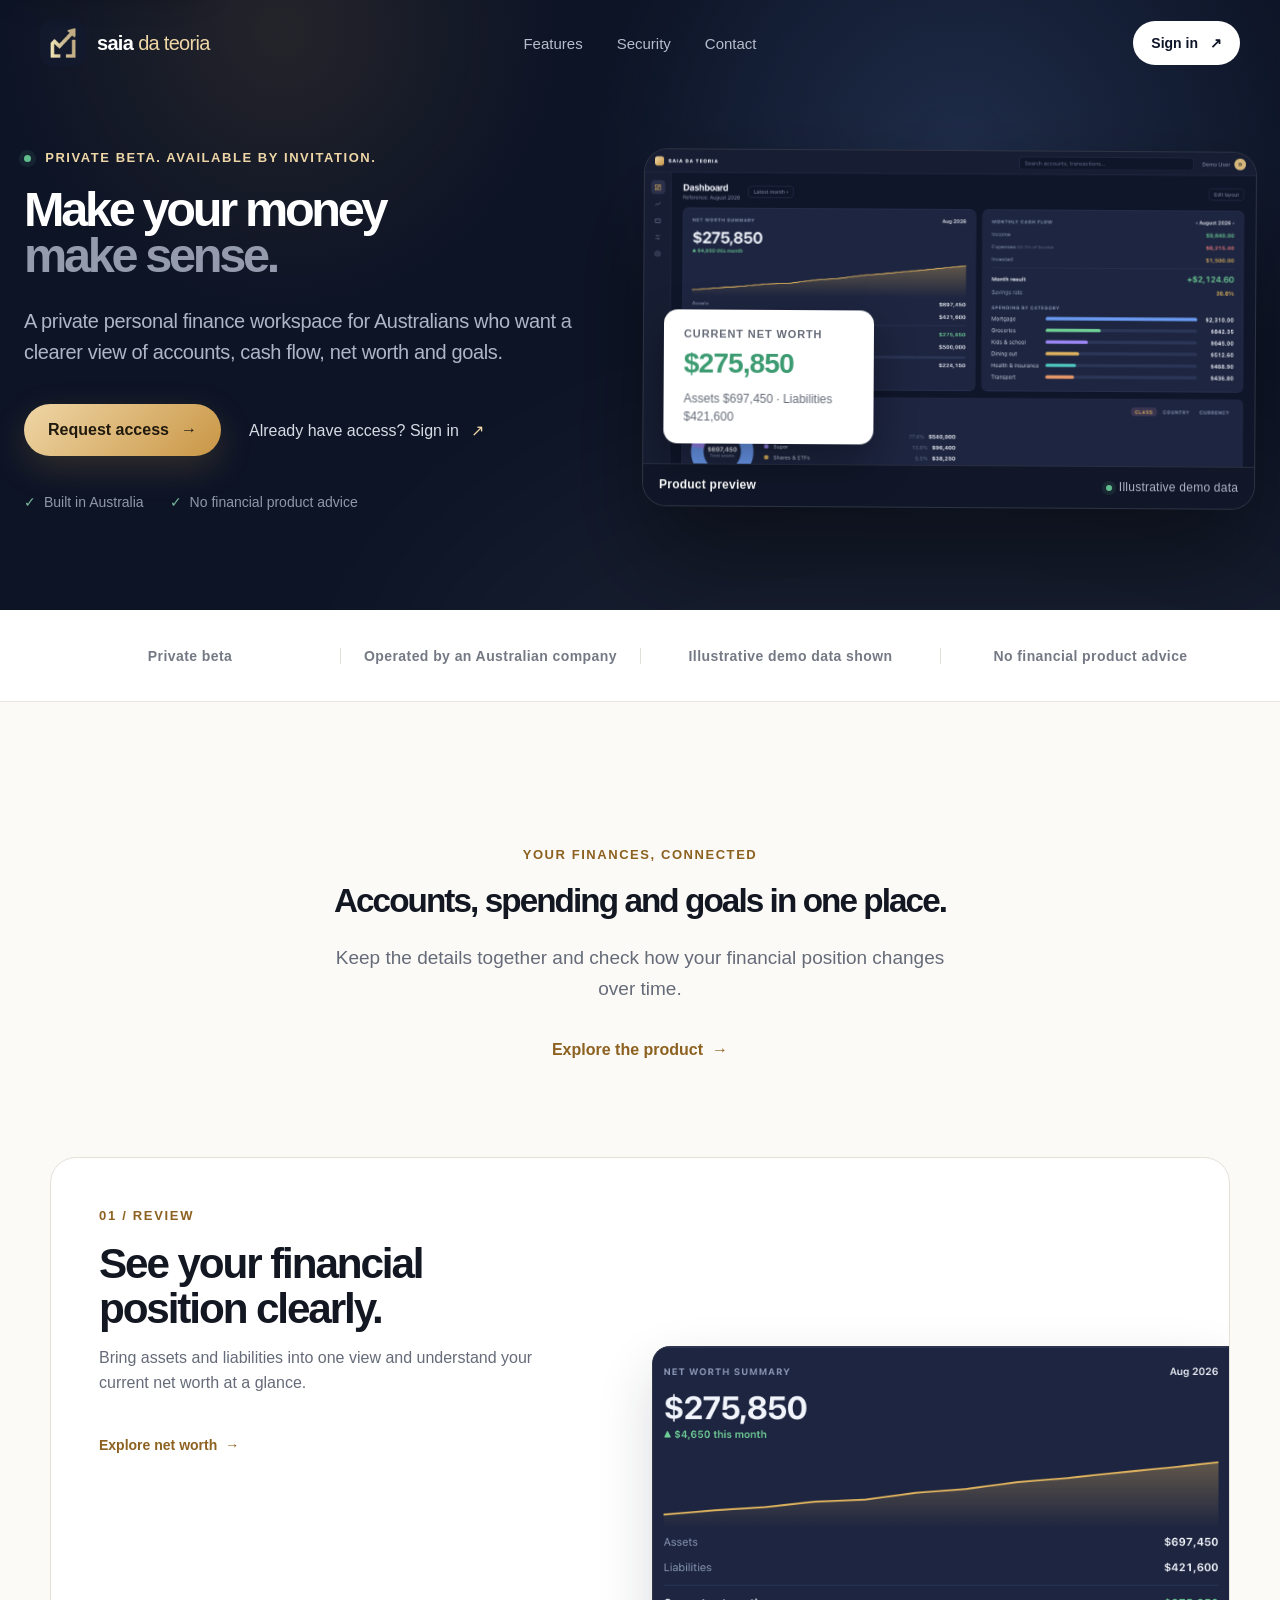
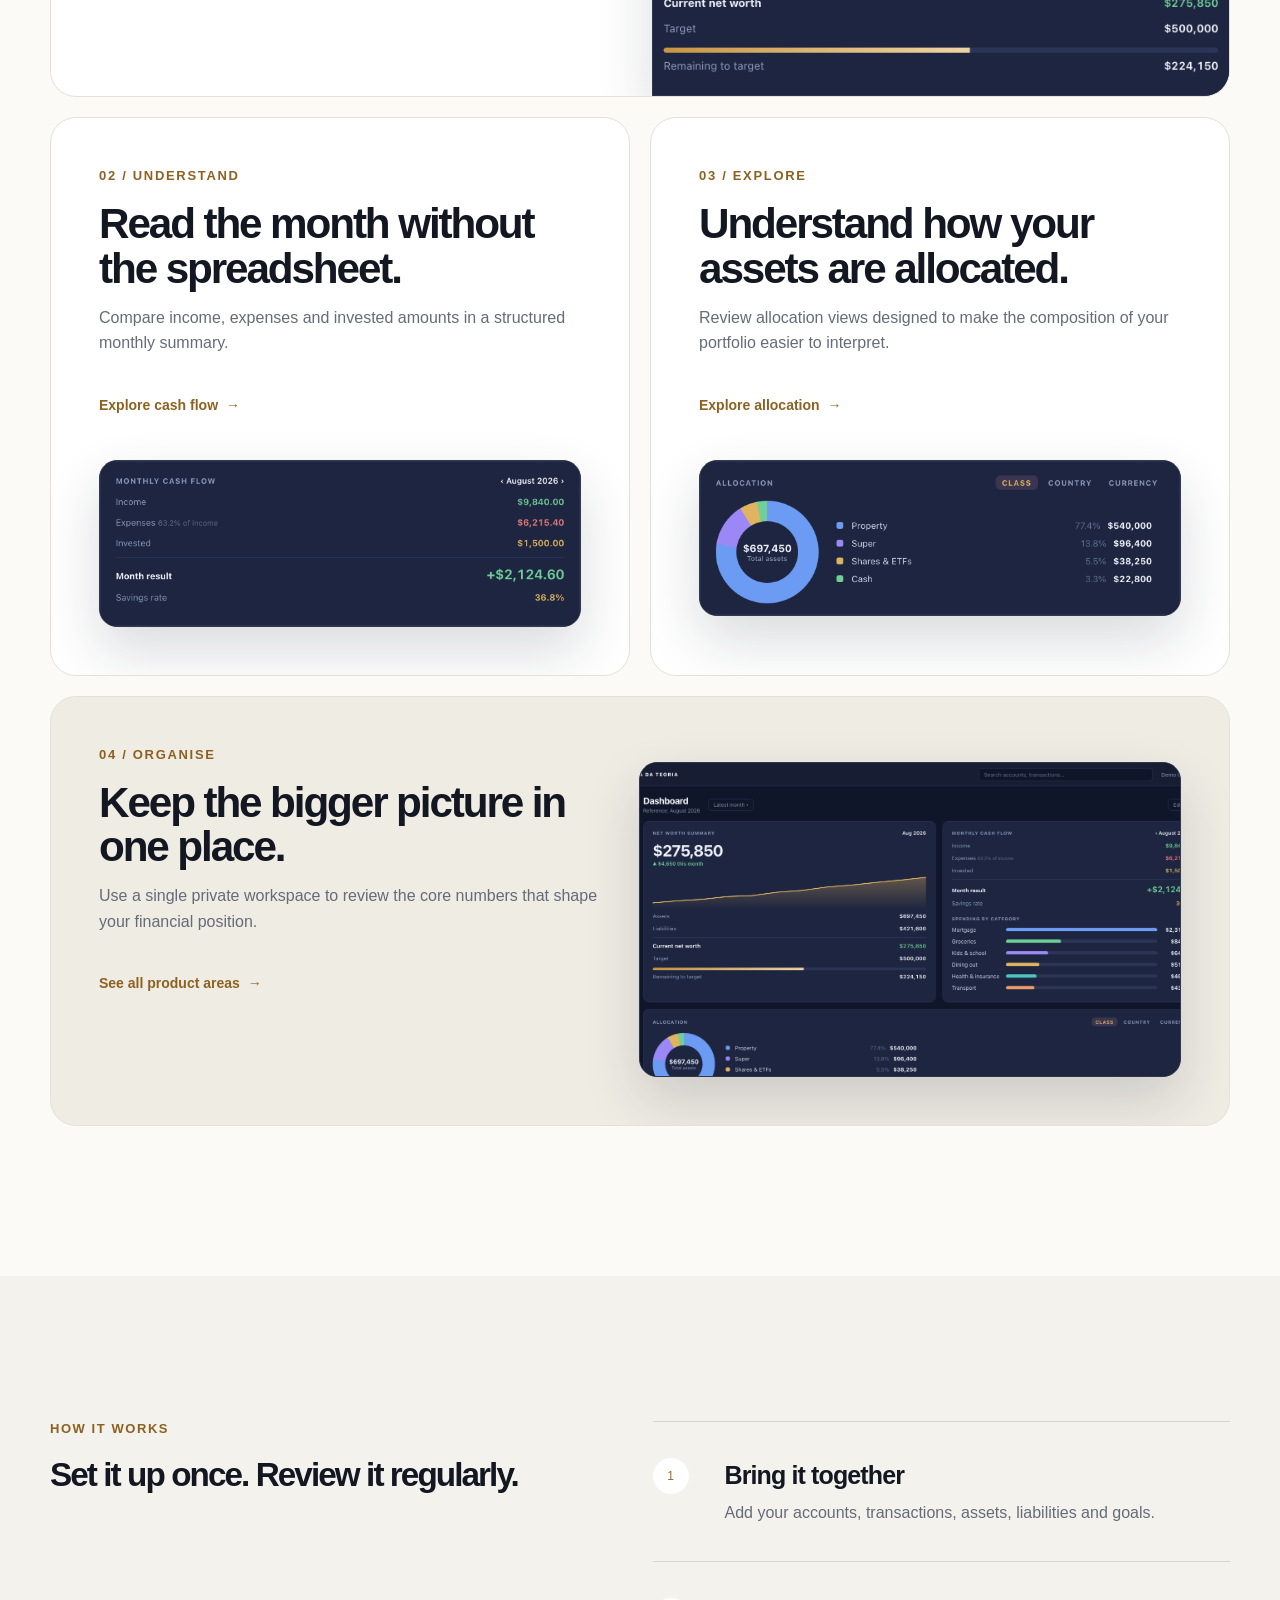
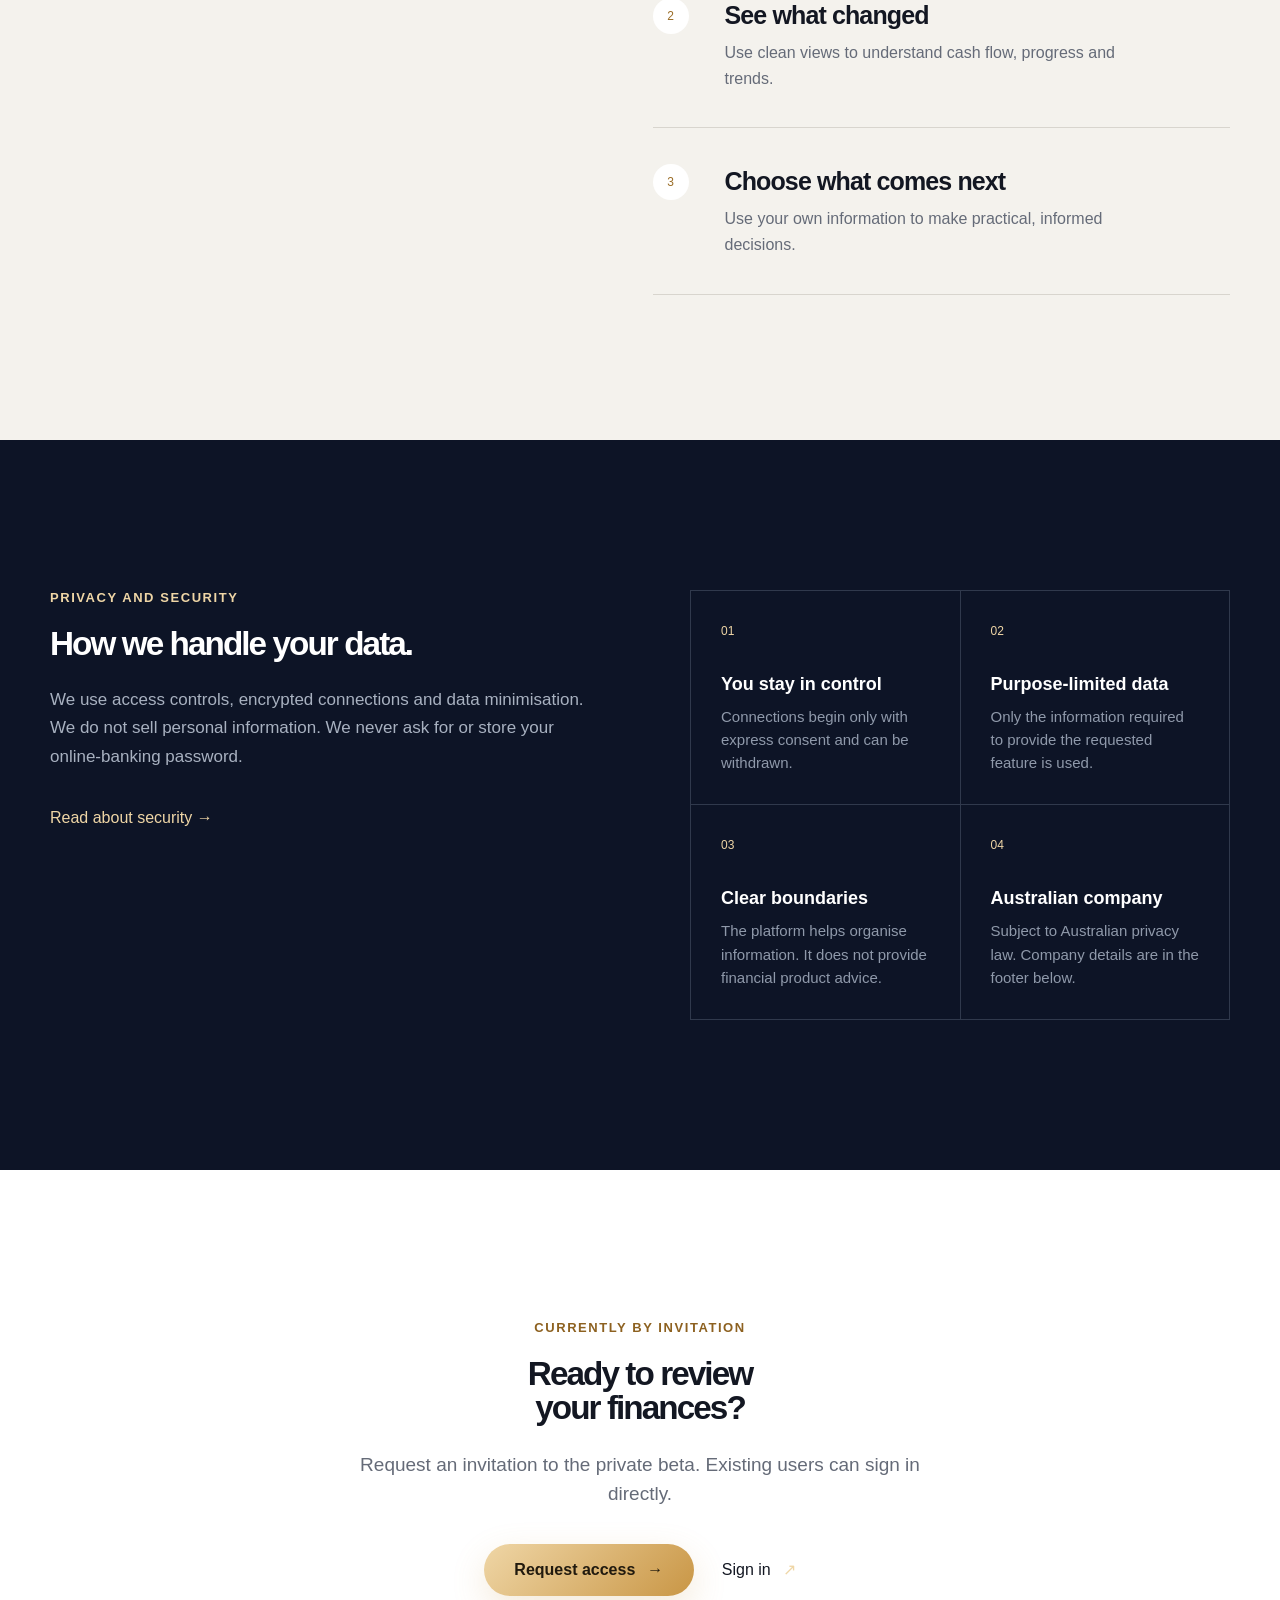
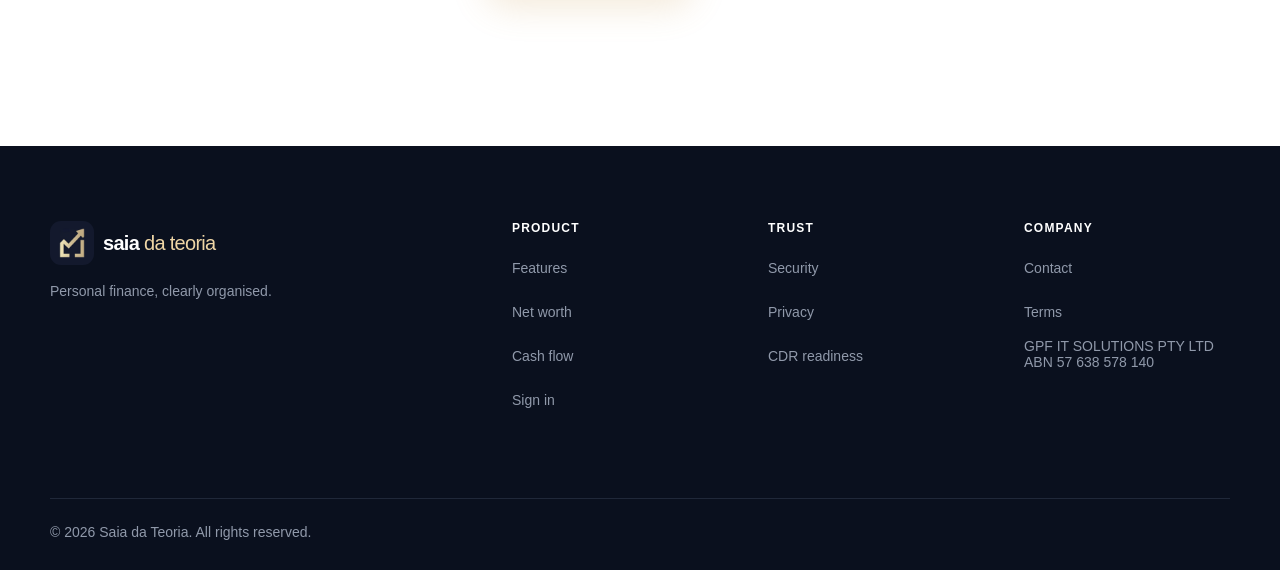
<file: index.html>
<!doctype html>
<html lang="en-AU">
<head>
  <meta charset="UTF-8" />
  <meta name="viewport" content="width=device-width,initial-scale=1" />
  <meta name="theme-color" content="#0d1426" />
  <meta name="description" content="A private personal finance workspace for Australians who want to organise accounts, cash flow, net worth and goals in one clear view." />
  <meta property="og:title" content="Saia da Teoria | Your financial position, clearly organised" />
  <meta property="og:description" content="Bring accounts, cash flow, net worth and goals into one private workspace." />
  <meta property="og:type" content="website" />
  <meta property="og:url" content="https://saiadateoria.com" />
  <meta property="og:image" content="https://saiadateoria.com/og.png" />
  <meta name="twitter:card" content="summary_large_image" />
  <link rel="canonical" href="https://saiadateoria.com" />
  <link rel="icon" type="image/png" sizes="512x512" href="/brand-icon.png" />
  <link rel="apple-touch-icon" href="/apple-touch-icon.png" />
  <link rel="stylesheet" href="/styles.css?v=28" />
  <script type="application/ld+json">{"@context":"https://schema.org","@graph":[{"@type":"Organization","@id":"https://saiadateoria.com/#organization","name":"GPF IT SOLUTIONS PTY LTD","legalName":"GPF IT SOLUTIONS PTY LTD","taxID":"57 638 578 140","url":"https://saiadateoria.com/","email":"contact@saiadateoria.com"},{"@type":"SoftwareApplication","@id":"https://saiadateoria.com/#application","name":"Saia da Teoria","applicationCategory":"FinanceApplication","operatingSystem":"Web","url":"https://app.saiadateoria.com/","description":"A private personal finance workspace for organising accounts, cash flow, net worth and goals.","offers":{"@type":"Offer","availability":"https://schema.org/LimitedAvailability"},"author":{"@id":"https://saiadateoria.com/#organization"}},{"@type":"WebSite","@id":"https://saiadateoria.com/#website","name":"Saia da Teoria","url":"https://saiadateoria.com/","publisher":{"@id":"https://saiadateoria.com/#organization"}}]}</script>
  <title>Saia da Teoria | Your financial position, clearly organised</title>
</head>
<body>
  <header class="site-header">
    <nav class="nav" aria-label="Main navigation">
      <a class="brand" href="/" aria-label="Saia da Teoria home"><img class="brand-symbol" src="/brand-icon.png" alt="" /><span class="brand-wordmark"><b>saia</b> <em>da teoria</em></span></a>
      <div class="nav-links">
        <a href="/features">Features</a><a href="/security">Security</a><a href="/contact">Contact</a>
      </div>
      <a class="button button-small button-dark" href="https://app.saiadateoria.com" target="_blank" rel="noopener">Sign in <span aria-hidden="true">↗</span></a>
    </nav>
  </header>

  <main>
    <section class="hero">
      <div class="hero-copy-wrap">
        <p class="eyebrow"><i></i> Private beta. Available by invitation.</p>
        <h1>Make your money<br /><span>make sense.</span></h1>
        <p class="hero-copy">A private personal finance workspace for Australians who want a clearer view of accounts, cash flow, net worth and goals.</p>
        <div class="hero-actions">
          <a class="button button-gold" href="/contact?subject=private-beta">Request access <span aria-hidden="true">→</span></a>
          <a class="plain-link" href="https://app.saiadateoria.com" target="_blank" rel="noopener">Already have access? Sign in <span aria-hidden="true">↗</span></a>
        </div>
        <div class="hero-notes"><span>Built in Australia</span><span>No financial product advice</span></div>
      </div>

      <figure class="app-shell">
        <img src="/product-dashboard.png" width="1470" height="755" alt="Saia da Teoria dashboard showing demo net worth, cash flow and asset allocation in Australian dollars" fetchpriority="high" />
        <figcaption><span>Product preview</span><span>Illustrative demo data</span></figcaption>
        <div class="hero-stat-card">
          <span>Current net worth</span>
          <strong>$275,850</strong>
          <small>Assets $697,450 &middot; Liabilities $421,600</small>
        </div>
      </figure>
    </section>

    <section class="proof-strip" aria-label="Product principles">
      <p>Private beta</p><p>Operated by an Australian company</p><p>Illustrative demo data shown</p><p>No financial product advice</p>
    </section>

    <section class="intro" id="features">
      <p class="section-label">Your finances, connected</p>
      <h2>Accounts, spending and goals in one place.</h2>
      <p class="section-lead">Keep the details together and check how your financial position changes over time.</p>
      <a class="section-link" href="/features">Explore the product <span>→</span></a>
    </section>

    <section class="feature-showcase">
      <article class="feature-card feature-wide">
        <div class="feature-copy"><span>01 / Review</span><h3>See your financial position clearly.</h3><p>Bring assets and liabilities into one view and understand your current net worth at a glance.</p><a href="/net-worth">Explore net worth <span>→</span></a></div>
        <figure class="product-crop product-crop-worth"><img src="/product-net-worth.png" width="700" height="411" loading="lazy" alt="Demo dashboard net worth summary showing assets, liabilities and current net worth in Australian dollars" /></figure>
      </article>
      <article class="feature-card feature-tall">
        <div class="feature-copy"><span>02 / Understand</span><h3>Read the month without the spreadsheet.</h3><p>Compare income, expenses and invested amounts in a structured monthly summary.</p><a href="/cash-flow">Explore cash flow <span>→</span></a></div>
        <figure class="product-crop product-crop-flow"><img src="/product-monthly-flow.png" width="700" height="240" loading="lazy" alt="Demo dashboard monthly flow summary for August 2026" /></figure>
      </article>
      <article class="feature-card feature-half">
        <div class="feature-copy"><span>03 / Explore</span><h3>Understand how your assets are allocated.</h3><p>Review allocation views designed to make the composition of your portfolio easier to interpret.</p><a href="/net-worth">Explore allocation <span>→</span></a></div>
        <figure class="product-crop product-crop-allocation"><img src="/product-allocation.png" width="700" height="225" loading="lazy" alt="Demo dashboard asset allocation chart" /></figure>
      </article>
      <article class="feature-card feature-half bank-card">
        <div class="feature-copy"><span>04 / Organise</span><h3>Keep the bigger picture in one place.</h3><p>Use a single private workspace to review the core numbers that shape your financial position.</p><a href="/features">See all product areas <span>→</span></a></div>
        <figure class="product-crop product-crop-overview"><img src="/product-dashboard.png" alt="Saia da Teoria demo dashboard overview" /></figure>
      </article>
    </section>

    <section class="how" id="how-it-works">
      <div class="how-heading"><p class="section-label">How it works</p><h2>Set it up once. Review it regularly.</h2></div>
      <ol><li><span>1</span><div><h3>Bring it together</h3><p>Add your accounts, transactions, assets, liabilities and goals.</p></div></li><li><span>2</span><div><h3>See what changed</h3><p>Use clean views to understand cash flow, progress and trends.</p></div></li><li><span>3</span><div><h3>Choose what comes next</h3><p>Use your own information to make practical, informed decisions.</p></div></li></ol>
    </section>

    <section class="security" id="security">
      <div class="security-copy"><p class="section-label light">Privacy and security</p><h2>How we handle your data.</h2><p>We use access controls, encrypted connections and data minimisation. We do not sell personal information. We never ask for or store your online-banking password.</p><a href="/security">Read about security <span>→</span></a></div>
      <div class="security-grid"><article><span>01</span><h3>You stay in control</h3><p>Connections begin only with express consent and can be withdrawn.</p></article><article><span>02</span><h3>Purpose-limited data</h3><p>Only the information required to provide the requested feature is used.</p></article><article><span>03</span><h3>Clear boundaries</h3><p>The platform helps organise information. It does not provide financial product advice.</p></article><article><span>04</span><h3>Australian company</h3><p>Subject to Australian privacy law. Company details are in the footer below.</p></article></div>
    </section>

    <section class="final-cta"><p class="section-label">Currently by invitation</p><h2>Ready to review<br />your finances?</h2><p>Request an invitation to the private beta. Existing users can sign in directly.</p><div class="final-actions"><a class="button button-gold" href="/contact?subject=private-beta">Request access <span>→</span></a><a class="plain-link dark-link" href="https://app.saiadateoria.com" target="_blank" rel="noopener">Sign in <span>↗</span></a></div></section>
  </main>

  <footer><div class="footer-brand"><div class="footer-lockup"><img src="/brand-icon.png" alt="" /><span><b>saia</b> <em>da teoria</em></span></div><p>Personal finance, clearly organised.</p></div><div><strong>Product</strong><a href="/features">Features</a><a href="/net-worth">Net worth</a><a href="/cash-flow">Cash flow</a><a href="https://app.saiadateoria.com" target="_blank" rel="noopener">Sign in</a></div><div><strong>Trust</strong><a href="/security">Security</a><a href="/privacy">Privacy</a><a href="/cdr-policy">CDR readiness</a></div><div><strong>Company</strong><a href="/contact">Contact</a><a href="/terms">Terms</a><span>GPF IT SOLUTIONS PTY LTD<br />ABN 57 638 578 140</span></div><div class="copyright">© <span id="year"></span> Saia da Teoria. All rights reserved.</div></footer>
  <script src="/script.js?v=17"></script>
</body>
</html>
</file>
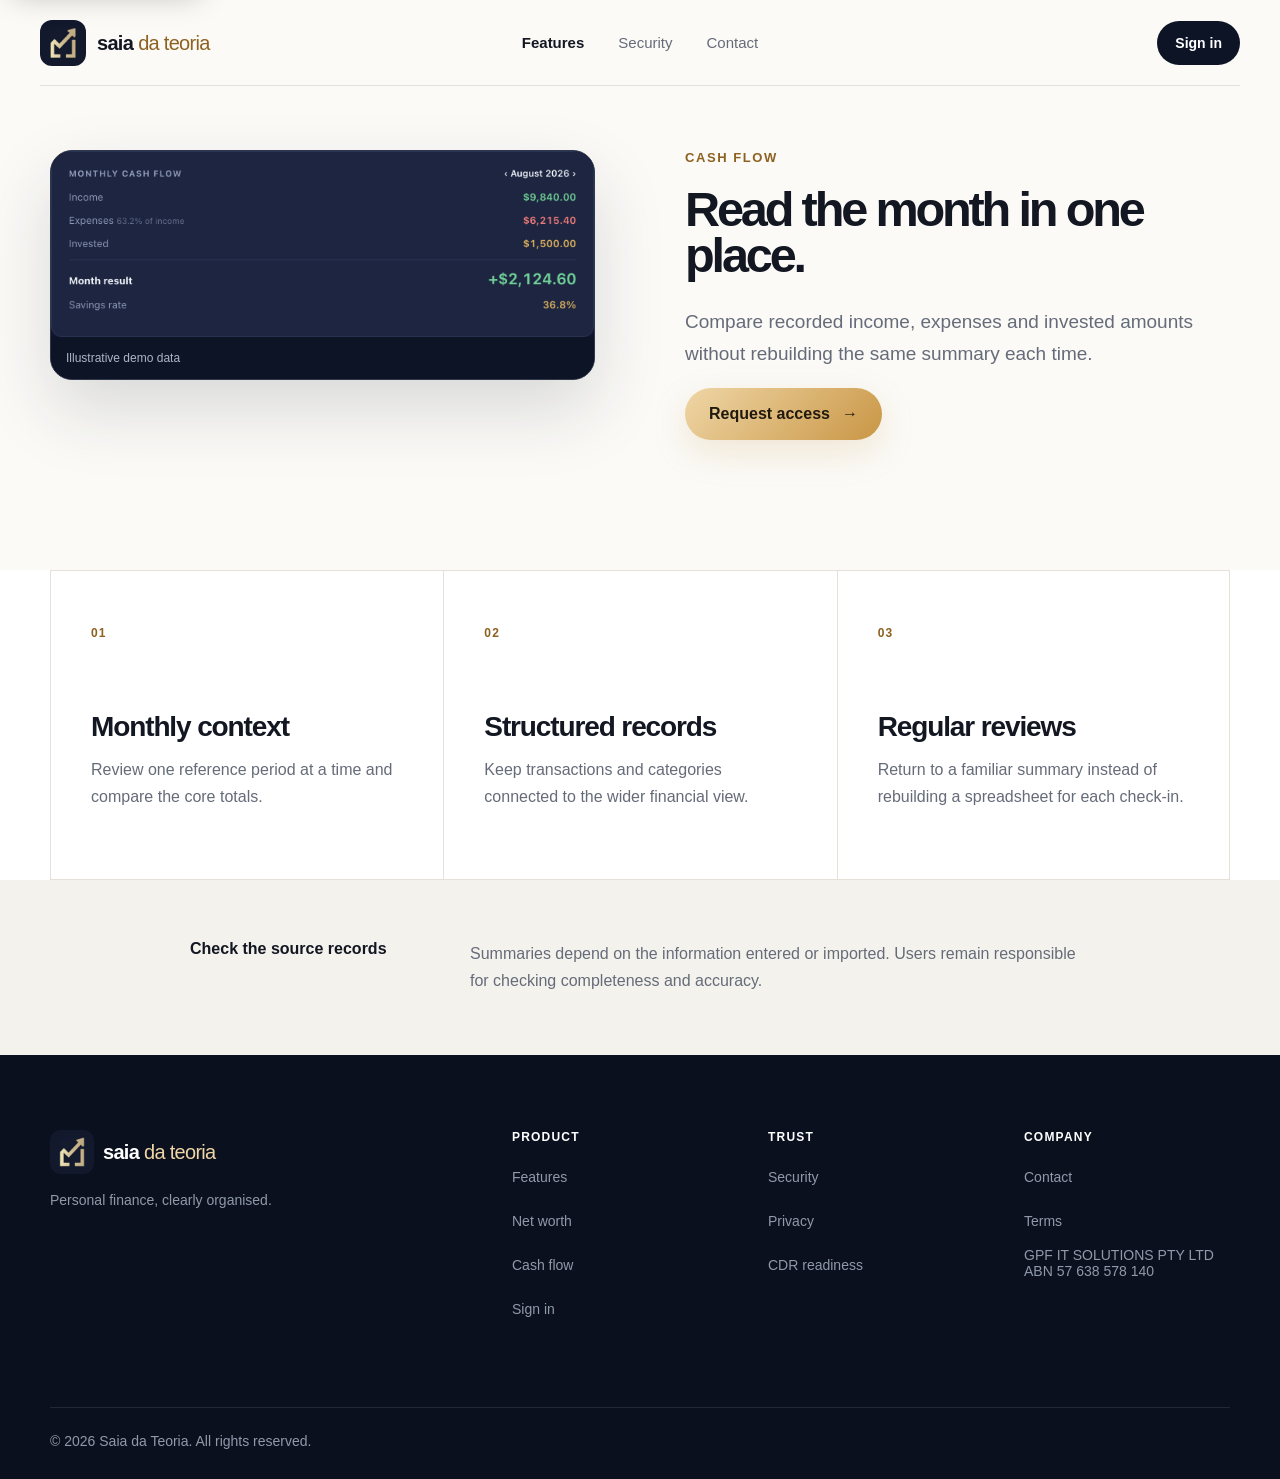
<file: cash-flow.html>
<!doctype html><html lang="en-AU"><head><meta charset="UTF-8"><meta name="viewport" content="width=device-width,initial-scale=1"><meta name="theme-color" content="#0d1426"><meta name="description" content="Review income, expenses and invested amounts by month in Saia da Teoria."><meta property="og:title" content="Cash flow review | Saia da Teoria"><meta property="og:description" content="Read the month through a structured summary of income, expenses and invested amounts."><meta property="og:type" content="website"><meta property="og:url" content="https://saiadateoria.com/cash-flow"><meta property="og:image" content="https://saiadateoria.com/og.png"><meta name="twitter:card" content="summary_large_image"><link rel="canonical" href="https://saiadateoria.com/cash-flow"><link rel="icon" type="image/png" sizes="512x512" href="/brand-icon.png"><link rel="apple-touch-icon" href="/apple-touch-icon.png"><link rel="stylesheet" href="/styles.css?v=28"><title>Cash flow review | Saia da Teoria</title></head><body>
<header class="site-header legal-header"><nav class="nav legal-nav"><a class="brand brand-light" href="/" aria-label="Saia da Teoria home"><img class="brand-symbol" src="/brand-icon.png" alt=""><span class="brand-wordmark"><b>saia</b> <em>da teoria</em></span></a><div class="nav-links legal-links"><a href="/features" aria-current="page">Features</a><a href="/security">Security</a><a href="/contact">Contact</a></div><a class="button button-small button-dark" href="https://app.saiadateoria.com" target="_blank" rel="noopener">Sign in</a></nav></header>
<main><section class="detail-hero reverse"><div><p class="section-label">Cash flow</p><h1>Read the month in one place.</h1><p>Compare recorded income, expenses and invested amounts without rebuilding the same summary each time.</p><a class="button button-gold" href="/contact?subject=private-beta">Request access <span>→</span></a></div><figure><img src="/product-monthly-flow.png" width="700" height="240" loading="lazy" alt="Demo monthly cash flow summary for August 2026"><figcaption>Illustrative demo data</figcaption></figure></section>
<section class="detail-points"><article><span>01</span><h2>Monthly context</h2><p>Review one reference period at a time and compare the core totals.</p></article><article><span>02</span><h2>Structured records</h2><p>Keep transactions and categories connected to the wider financial view.</p></article><article><span>03</span><h2>Regular reviews</h2><p>Return to a familiar summary instead of rebuilding a spreadsheet for each check-in.</p></article></section><section class="response-note"><strong>Check the source records</strong><p>Summaries depend on the information entered or imported. Users remain responsible for checking completeness and accuracy.</p></section></main>
<footer><div class="footer-brand"><div class="footer-lockup"><img src="/brand-icon.png" alt="" /><span><b>saia</b> <em>da teoria</em></span></div><p>Personal finance, clearly organised.</p></div><div><strong>Product</strong><a href="/features">Features</a><a href="/net-worth">Net worth</a><a href="/cash-flow">Cash flow</a><a href="https://app.saiadateoria.com" target="_blank" rel="noopener">Sign in</a></div><div><strong>Trust</strong><a href="/security">Security</a><a href="/privacy">Privacy</a><a href="/cdr-policy">CDR readiness</a></div><div><strong>Company</strong><a href="/contact">Contact</a><a href="/terms">Terms</a><span>GPF IT SOLUTIONS PTY LTD<br />ABN 57 638 578 140</span></div><div class="copyright">© <span id="year"></span> Saia da Teoria. All rights reserved.</div></footer><script src="/script.js?v=17"></script></body></html>
</file>
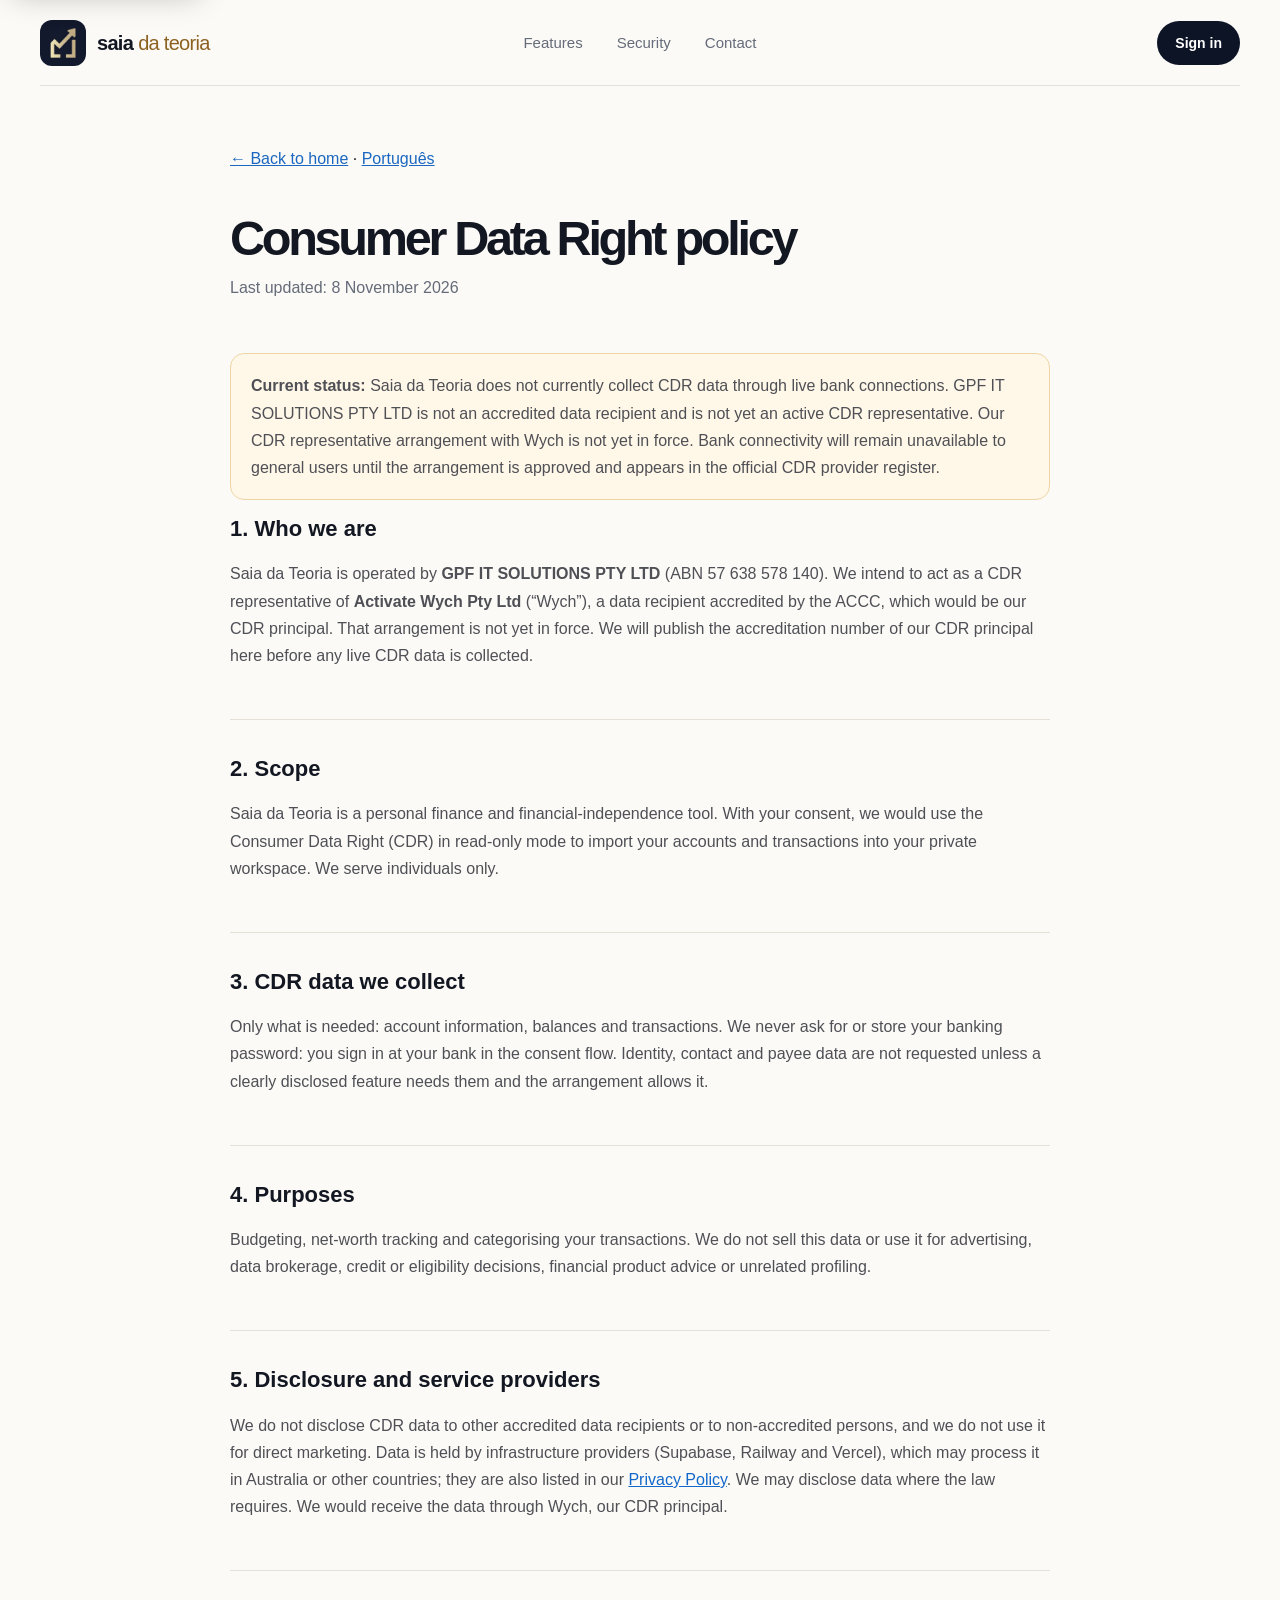
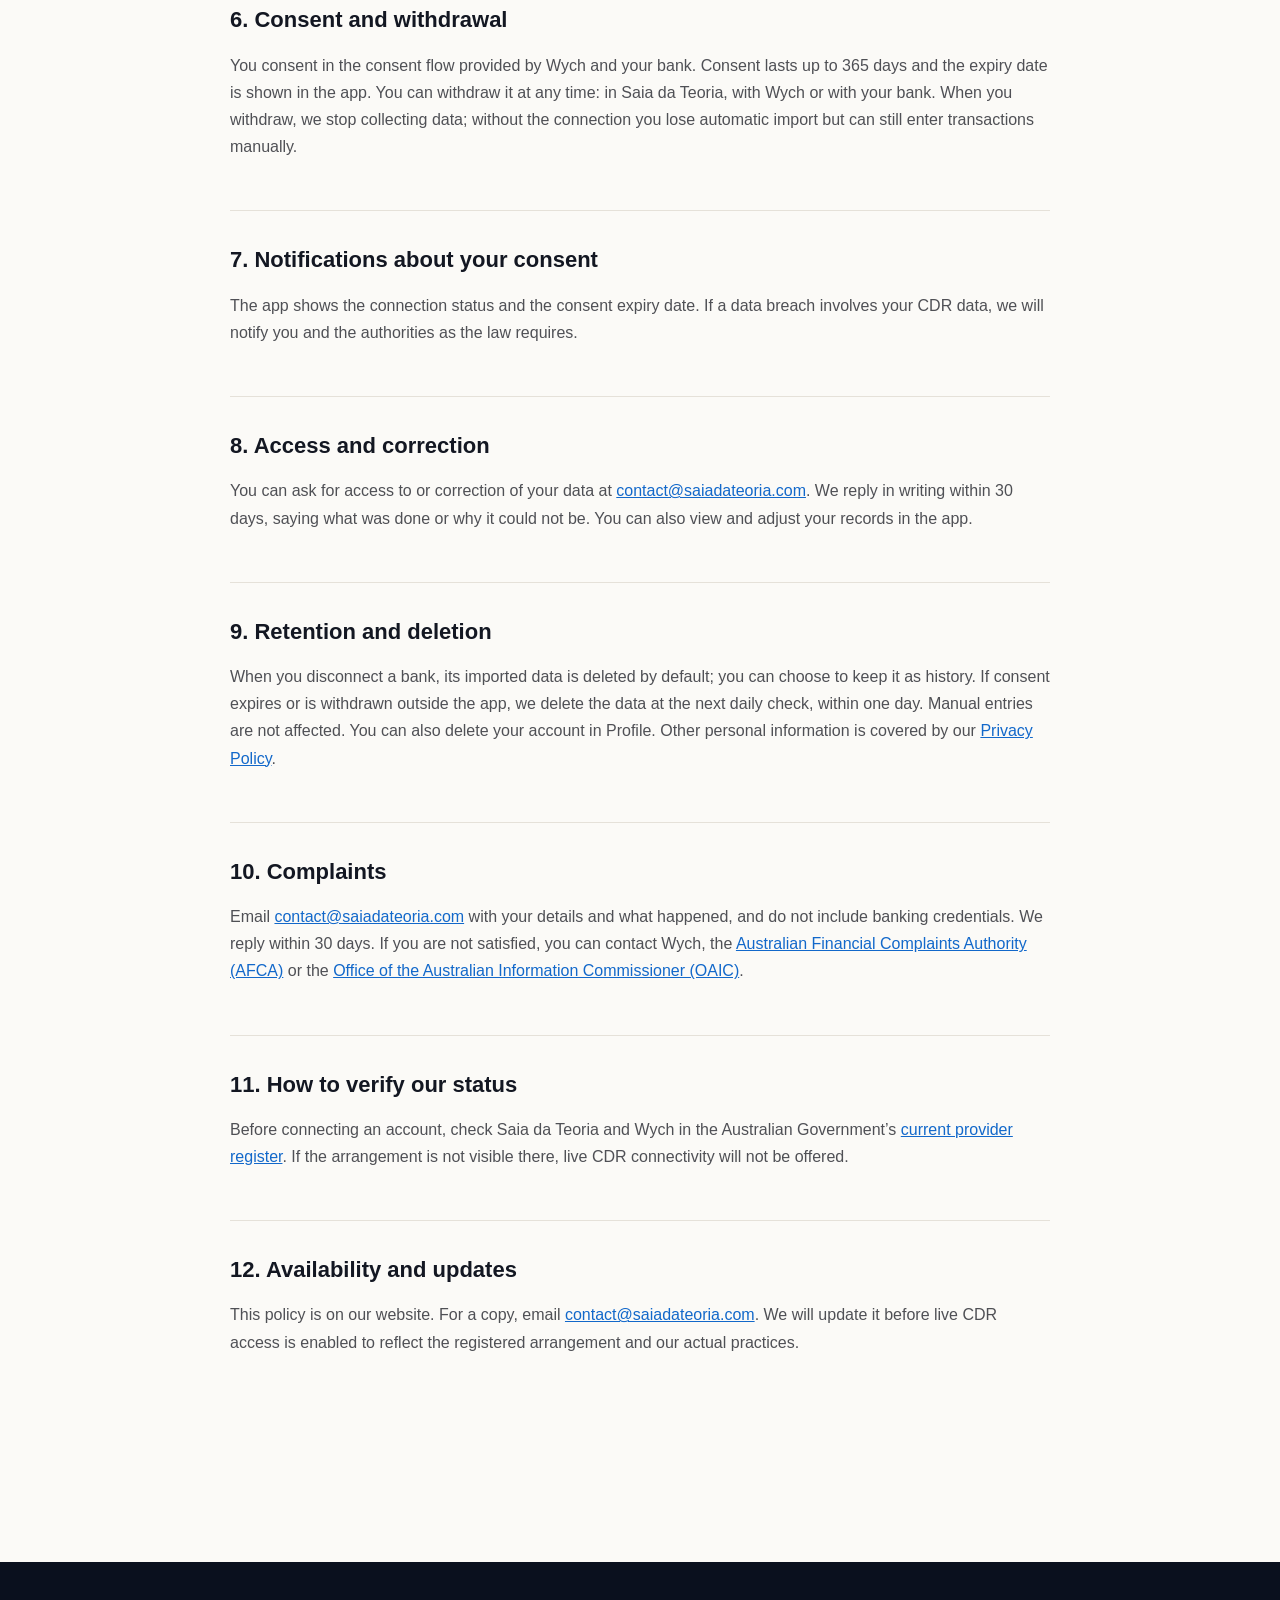
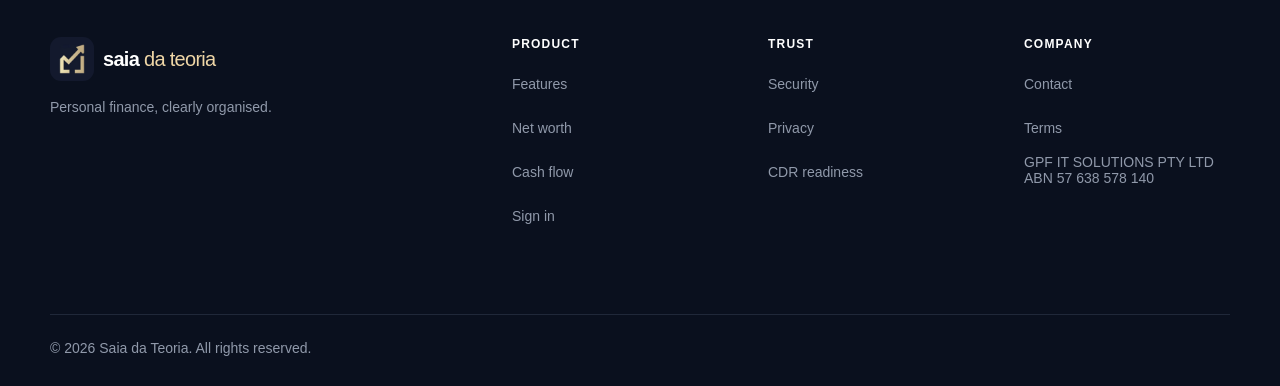
<file: cdr-policy.html>
<!doctype html><html lang="en-AU"><head><meta charset="UTF-8"><meta name="viewport" content="width=device-width,initial-scale=1"><meta name="description" content="Consumer Data Right policy and readiness status for Saia da Teoria bank connectivity."><link rel="canonical" href="https://saiadateoria.com/cdr-policy"><link rel="alternate" hreflang="en-AU" href="https://saiadateoria.com/cdr-policy"><link rel="alternate" hreflang="pt-BR" href="https://saiadateoria.com/pt/cdr-policy"><link rel="icon" type="image/png" sizes="512x512" href="/brand-icon.png"><link rel="apple-touch-icon" href="/apple-touch-icon.png"><link rel="stylesheet" href="/styles.css?v=28"><title>Consumer Data Right policy | Saia da Teoria</title><meta property="og:title" content="Consumer Data Right policy | Saia da Teoria"><meta property="og:description" content="Consumer Data Right policy and readiness status for Saia da Teoria bank connectivity."><meta property="og:type" content="website"><meta property="og:url" content="https://saiadateoria.com/cdr-policy"><meta property="og:image" content="https://saiadateoria.com/og.png"><meta name="twitter:card" content="summary_large_image"></head><body>
<header class="site-header legal-header"><nav class="nav legal-nav"><a class="brand brand-light" href="/" aria-label="Saia da Teoria home"><img class="brand-symbol" src="/brand-icon.png" alt=""><span class="brand-wordmark"><b>saia</b> <em>da teoria</em></span></a><div class="nav-links legal-links"><a href="/features">Features</a><a href="/security">Security</a><a href="/contact">Contact</a></div><a class="button button-small button-dark" href="https://app.saiadateoria.com" target="_blank" rel="noopener">Sign in</a></nav></header>
<main class="legal-shell"><a class="back" href="/">← Back to home</a> · <a class="back" href="/pt/cdr-policy" hreflang="pt-BR" lang="pt-BR">Português</a><h1>Consumer Data Right policy</h1><p class="updated">Last updated: 8 November 2026</p>
<p class="legal-note"><strong>Current status:</strong> Saia da Teoria does not currently collect CDR data through live bank connections. GPF IT SOLUTIONS PTY LTD is not an accredited data recipient and is not yet an active CDR representative. Our CDR representative arrangement with Wych is not yet in force. Bank connectivity will remain unavailable to general users until the arrangement is approved and appears in the official CDR provider register.</p>
<section><h2>1. Who we are</h2><p>Saia da Teoria is operated by <strong>GPF IT SOLUTIONS PTY LTD</strong> (ABN 57 638 578 140). We intend to act as a CDR representative of <strong>Activate Wych Pty Ltd</strong> (“Wych”), a data recipient accredited by the ACCC, which would be our CDR principal. That arrangement is not yet in force. We will publish the accreditation number of our CDR principal here before any live CDR data is collected.</p></section>
<section><h2>2. Scope</h2><p>Saia da Teoria is a personal finance and financial-independence tool. With your consent, we would use the Consumer Data Right (CDR) in read-only mode to import your accounts and transactions into your private workspace. We serve individuals only.</p></section>
<section><h2>3. CDR data we collect</h2><p>Only what is needed: account information, balances and transactions. We never ask for or store your banking password: you sign in at your bank in the consent flow. Identity, contact and payee data are not requested unless a clearly disclosed feature needs them and the arrangement allows it.</p></section>
<section><h2>4. Purposes</h2><p>Budgeting, net-worth tracking and categorising your transactions. We do not sell this data or use it for advertising, data brokerage, credit or eligibility decisions, financial product advice or unrelated profiling.</p></section>
<section><h2>5. Disclosure and service providers</h2><p>We do not disclose CDR data to other accredited data recipients or to non-accredited persons, and we do not use it for direct marketing. Data is held by infrastructure providers (Supabase, Railway and Vercel), which may process it in Australia or other countries; they are also listed in our <a href="/privacy">Privacy Policy</a>. We may disclose data where the law requires. We would receive the data through Wych, our CDR principal.</p></section>
<section><h2>6. Consent and withdrawal</h2><p>You consent in the consent flow provided by Wych and your bank. Consent lasts up to 365 days and the expiry date is shown in the app. You can withdraw it at any time: in Saia da Teoria, with Wych or with your bank. When you withdraw, we stop collecting data; without the connection you lose automatic import but can still enter transactions manually.</p></section>
<section><h2>7. Notifications about your consent</h2><p>The app shows the connection status and the consent expiry date. If a data breach involves your CDR data, we will notify you and the authorities as the law requires.</p></section>
<section><h2>8. Access and correction</h2><p>You can ask for access to or correction of your data at <a href="mailto:contact@saiadateoria.com">contact@saiadateoria.com</a>. We reply in writing within 30 days, saying what was done or why it could not be. You can also view and adjust your records in the app.</p></section>
<section><h2>9. Retention and deletion</h2><p>When you disconnect a bank, its imported data is deleted by default; you can choose to keep it as history. If consent expires or is withdrawn outside the app, we delete the data at the next daily check, within one day. Manual entries are not affected. You can also delete your account in Profile. Other personal information is covered by our <a href="/privacy">Privacy Policy</a>.</p></section>
<section><h2>10. Complaints</h2><p>Email <a href="mailto:contact@saiadateoria.com">contact@saiadateoria.com</a> with your details and what happened, and do not include banking credentials. We reply within 30 days. If you are not satisfied, you can contact Wych, the <a href="https://www.afca.org.au" target="_blank" rel="noopener">Australian Financial Complaints Authority (AFCA)</a> or the <a href="https://www.oaic.gov.au/consumer-data-right/consumer-data-right-complaints" target="_blank" rel="noopener">Office of the Australian Information Commissioner (OAIC)</a>.</p></section>
<section><h2>11. How to verify our status</h2><p>Before connecting an account, check Saia da Teoria and Wych in the Australian Government’s <a href="https://www.cdr.gov.au/find-a-provider" target="_blank" rel="noopener">current provider register</a>. If the arrangement is not visible there, live CDR connectivity will not be offered.</p></section>
<section><h2>12. Availability and updates</h2><p>This policy is on our website. For a copy, email <a href="mailto:contact@saiadateoria.com">contact@saiadateoria.com</a>. We will update it before live CDR access is enabled to reflect the registered arrangement and our actual practices.</p></section>
</main><footer><div class="footer-brand"><div class="footer-lockup"><img src="/brand-icon.png" alt="" /><span><b>saia</b> <em>da teoria</em></span></div><p>Personal finance, clearly organised.</p></div><div><strong>Product</strong><a href="/features">Features</a><a href="/net-worth">Net worth</a><a href="/cash-flow">Cash flow</a><a href="https://app.saiadateoria.com" target="_blank" rel="noopener">Sign in</a></div><div><strong>Trust</strong><a href="/security">Security</a><a href="/privacy">Privacy</a><a href="/cdr-policy">CDR readiness</a></div><div><strong>Company</strong><a href="/contact">Contact</a><a href="/terms">Terms</a><span>GPF IT SOLUTIONS PTY LTD<br />ABN 57 638 578 140</span></div><div class="copyright">© <span id="year"></span> Saia da Teoria. All rights reserved.</div></footer><script src="/script.js?v=17"></script></body></html>
</file>
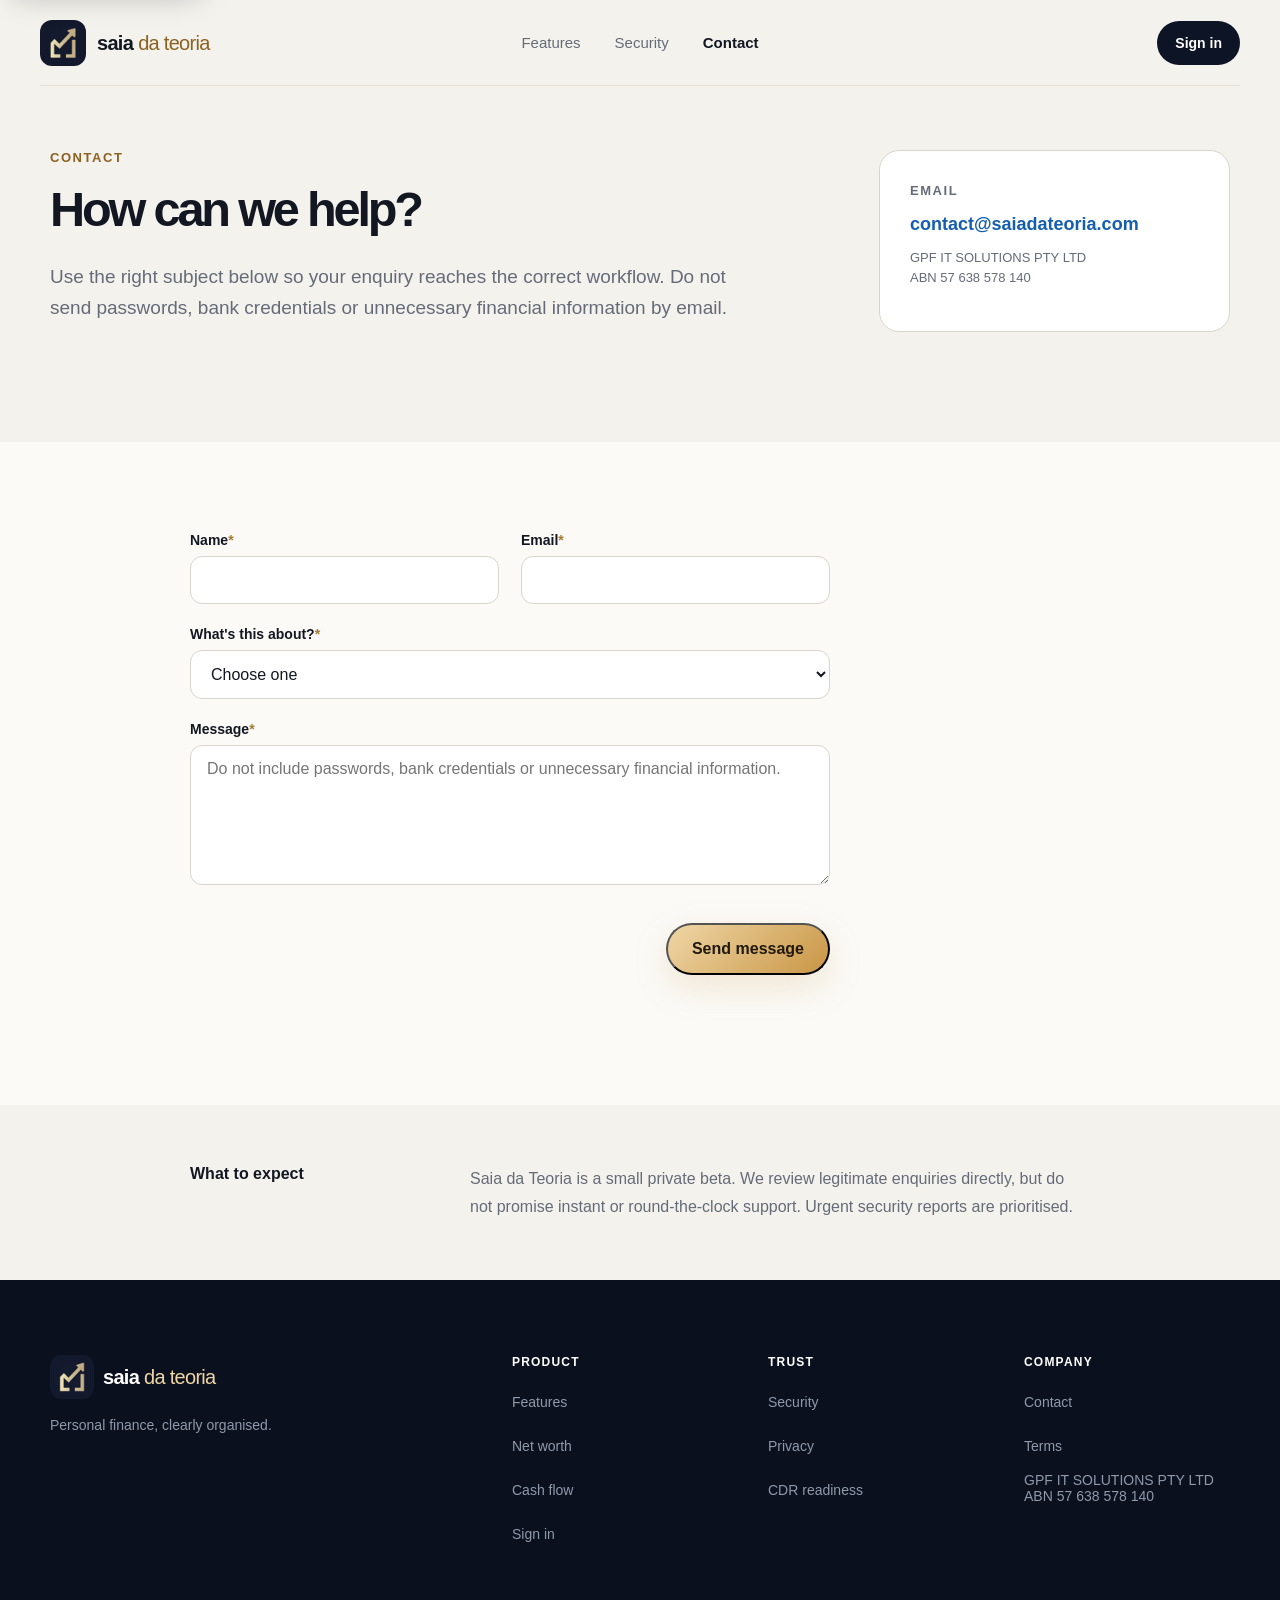
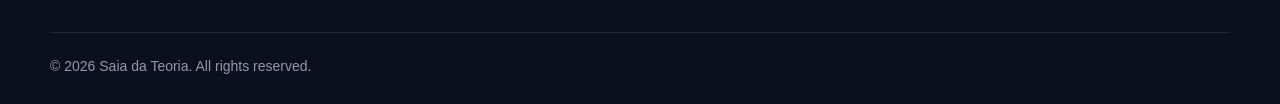
<file: contact.html>
<!doctype html><html lang="en-AU"><head><meta charset="UTF-8"><meta name="viewport" content="width=device-width,initial-scale=1"><meta name="theme-color" content="#0d1426"><meta name="description" content="Contact Saia da Teoria for private beta access, product support, privacy or security enquiries."><meta property="og:title" content="Contact | Saia da Teoria"><meta property="og:description" content="Request beta access or contact the team responsible for Saia da Teoria."><meta property="og:type" content="website"><meta property="og:url" content="https://saiadateoria.com/contact"><meta property="og:image" content="https://saiadateoria.com/og.png"><meta name="twitter:card" content="summary_large_image"><link rel="canonical" href="https://saiadateoria.com/contact"><link rel="icon" type="image/png" sizes="512x512" href="/brand-icon.png"><link rel="apple-touch-icon" href="/apple-touch-icon.png"><link rel="stylesheet" href="/styles.css?v=28"><title>Contact | Saia da Teoria</title></head><body>
<header class="site-header legal-header"><nav class="nav legal-nav"><a class="brand brand-light" href="/" aria-label="Saia da Teoria home"><img class="brand-symbol" src="/brand-icon.png" alt=""><span class="brand-wordmark"><b>saia</b> <em>da teoria</em></span></a><div class="nav-links legal-links"><a href="/features">Features</a><a href="/security">Security</a><a href="/contact" aria-current="page">Contact</a></div><a class="button button-small button-dark" href="https://app.saiadateoria.com" target="_blank" rel="noopener">Sign in</a></nav></header>
<main><section class="content-hero contact-hero"><div><p class="section-label">Contact</p><h1>How can we help?</h1><p>Use the right subject below so your enquiry reaches the correct workflow. Do not send passwords, bank credentials or unnecessary financial information by email.</p></div><aside><span>Email</span><a href="mailto:contact@saiadateoria.com">contact@saiadateoria.com</a><p>GPF IT SOLUTIONS PTY LTD<br>ABN 57 638 578 140</p></aside></section>
<section class="contact-form-section">
  <form id="contact-form" novalidate>
    <div class="form-row">
      <label for="cf-name"><span>Name<span aria-hidden="true">*</span></span>
        <input id="cf-name" name="name" type="text" autocomplete="name" required maxlength="200">
      </label>
      <label for="cf-email"><span>Email<span aria-hidden="true">*</span></span>
        <input id="cf-email" name="email" type="email" autocomplete="email" required maxlength="200">
      </label>
    </div>
    <label for="cf-subject"><span>What's this about?<span aria-hidden="true">*</span></span>
      <select id="cf-subject" name="subject" required>
        <option value="">Choose one</option>
        <option value="Private beta">Private beta - request access</option>
        <option value="Product support">Product support - existing user</option>
        <option value="Privacy or security">Privacy or security enquiry</option>
      </select>
    </label>
    <label for="cf-message"><span>Message<span aria-hidden="true">*</span></span>
      <textarea id="cf-message" name="message" rows="6" required maxlength="5000" placeholder="Do not include passwords, bank credentials or unnecessary financial information."></textarea>
    </label>
    <label class="hp-field" aria-hidden="true">Leave this field empty
      <input name="hp_field" type="text" tabindex="-1" autocomplete="off">
    </label>
    <div class="cf-turnstile" data-sitekey="0x4AAAAAAFLlfdEj14GFX99m" data-theme="light"></div>
    <div class="form-footer">
      <p id="cf-status" role="status" aria-live="polite"></p>
      <button type="submit" class="button button-gold">
        <span class="cf-label">Send message</span>
        <span class="cf-spinner" aria-hidden="true"></span>
      </button>
    </div>
  </form>
</section>
<section class="response-note"><strong>What to expect</strong><p>Saia da Teoria is a small private beta. We review legitimate enquiries directly, but do not promise instant or round-the-clock support. Urgent security reports are prioritised.</p></section></main>
<footer><div class="footer-brand"><div class="footer-lockup"><img src="/brand-icon.png" alt="" /><span><b>saia</b> <em>da teoria</em></span></div><p>Personal finance, clearly organised.</p></div><div><strong>Product</strong><a href="/features">Features</a><a href="/net-worth">Net worth</a><a href="/cash-flow">Cash flow</a><a href="https://app.saiadateoria.com" target="_blank" rel="noopener">Sign in</a></div><div><strong>Trust</strong><a href="/security">Security</a><a href="/privacy">Privacy</a><a href="/cdr-policy">CDR readiness</a></div><div><strong>Company</strong><a href="/contact">Contact</a><a href="/terms">Terms</a><span>GPF IT SOLUTIONS PTY LTD<br />ABN 57 638 578 140</span></div><div class="copyright">© <span id="year"></span> Saia da Teoria. All rights reserved.</div></footer><script src="https://challenges.cloudflare.com/turnstile/v0/api.js" async defer></script><script src="/script.js?v=17"></script></body></html>
</file>
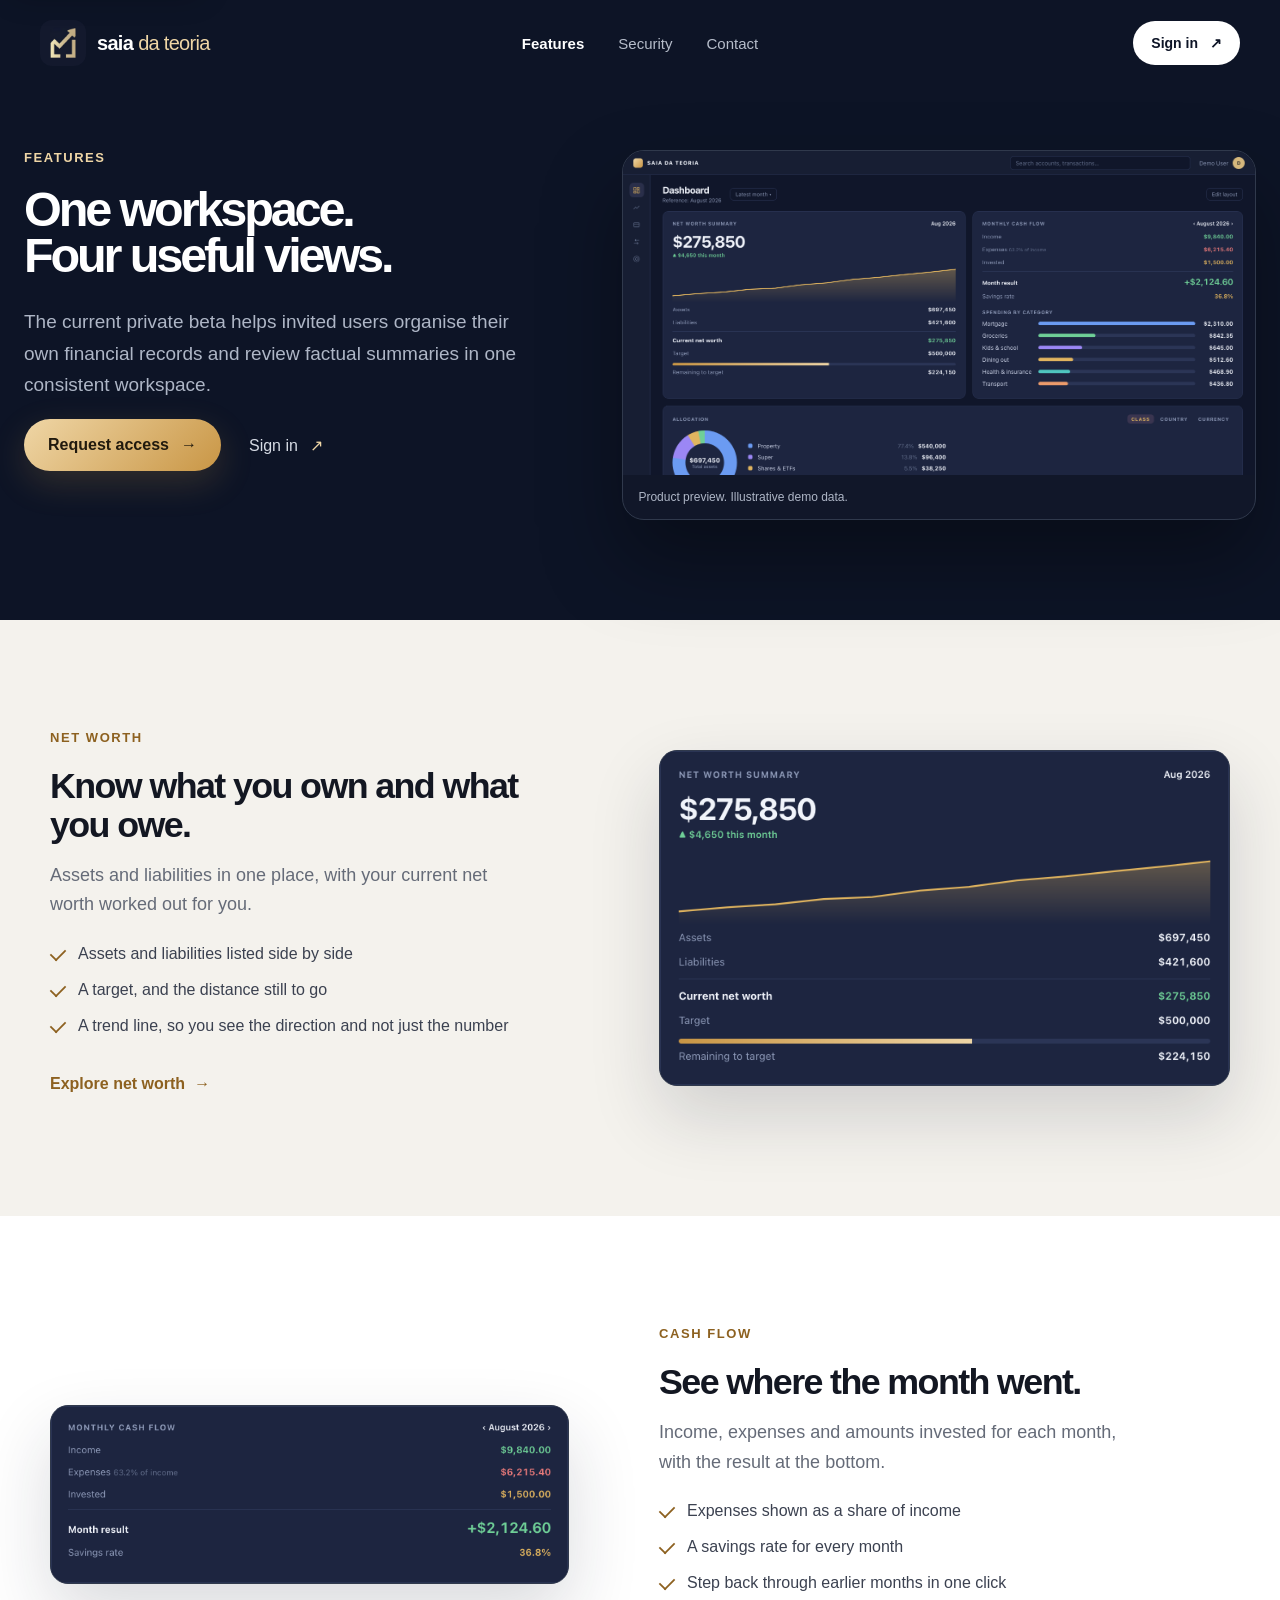
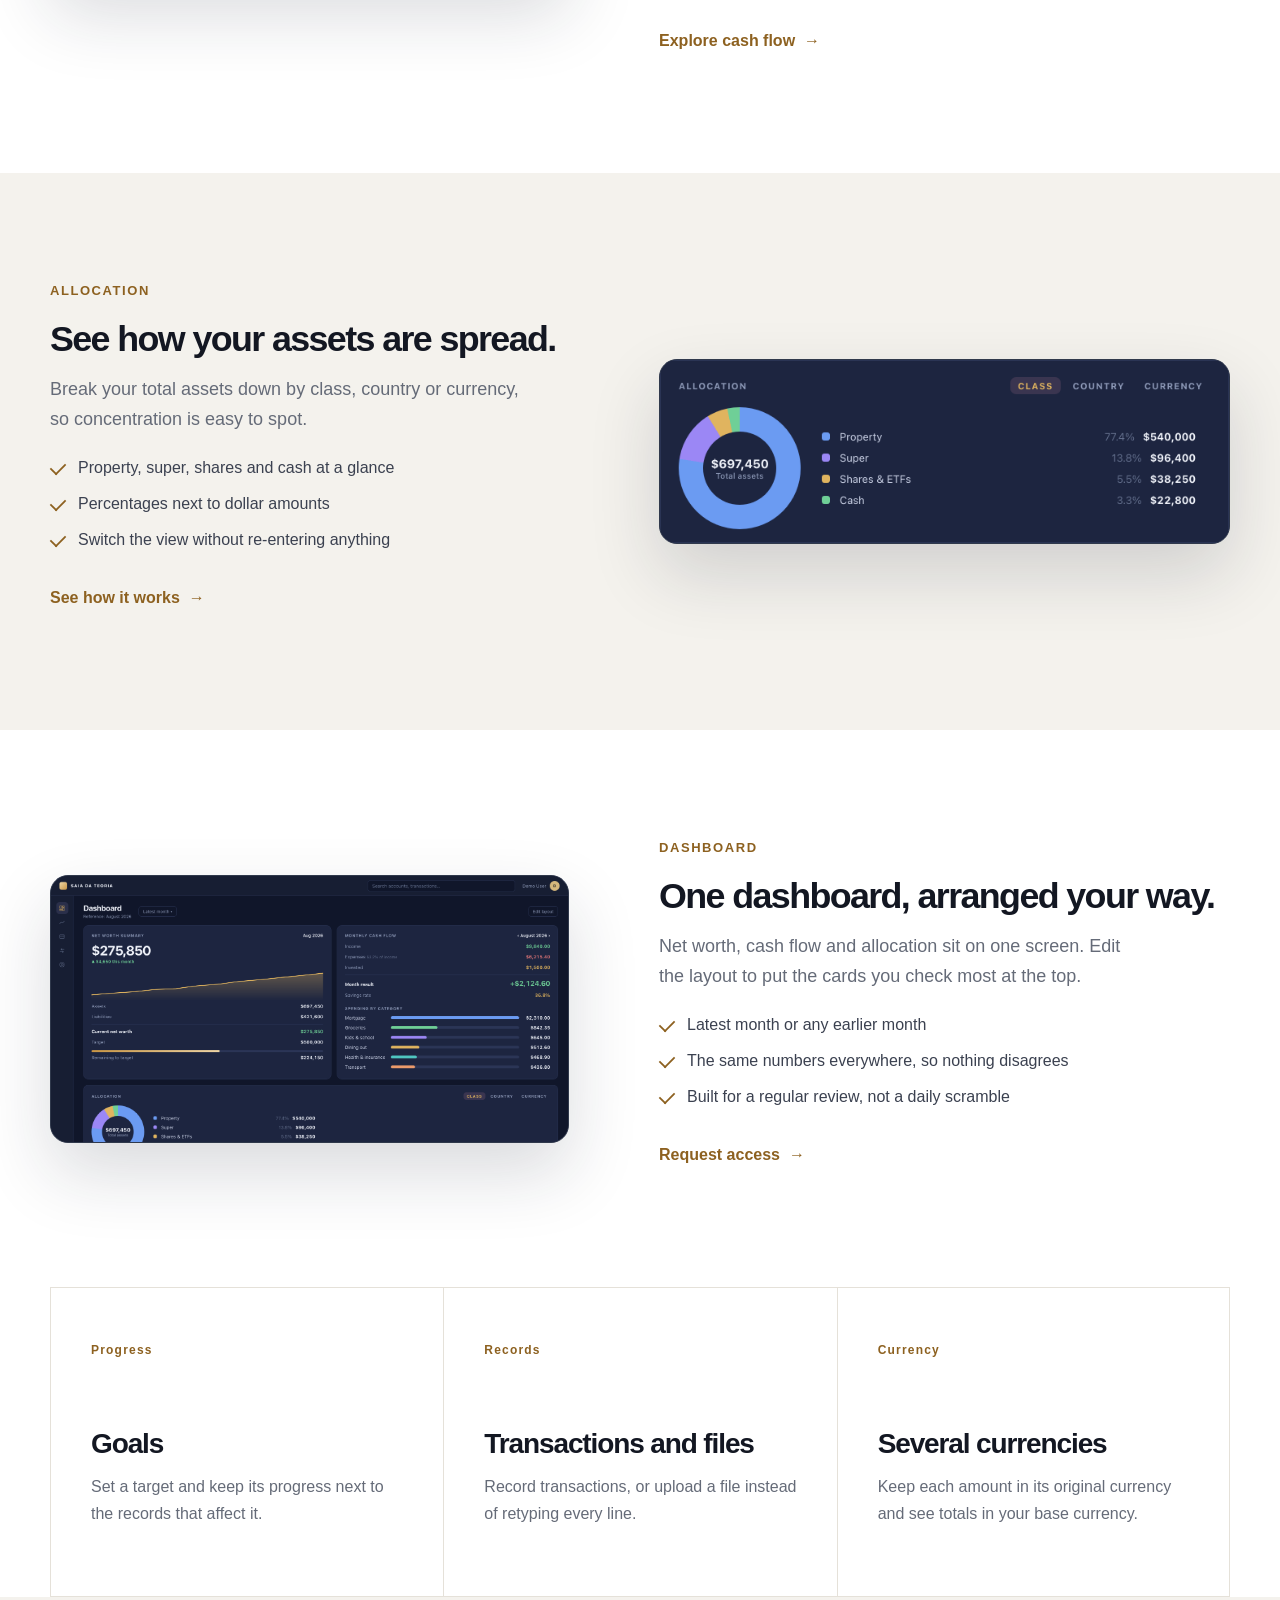
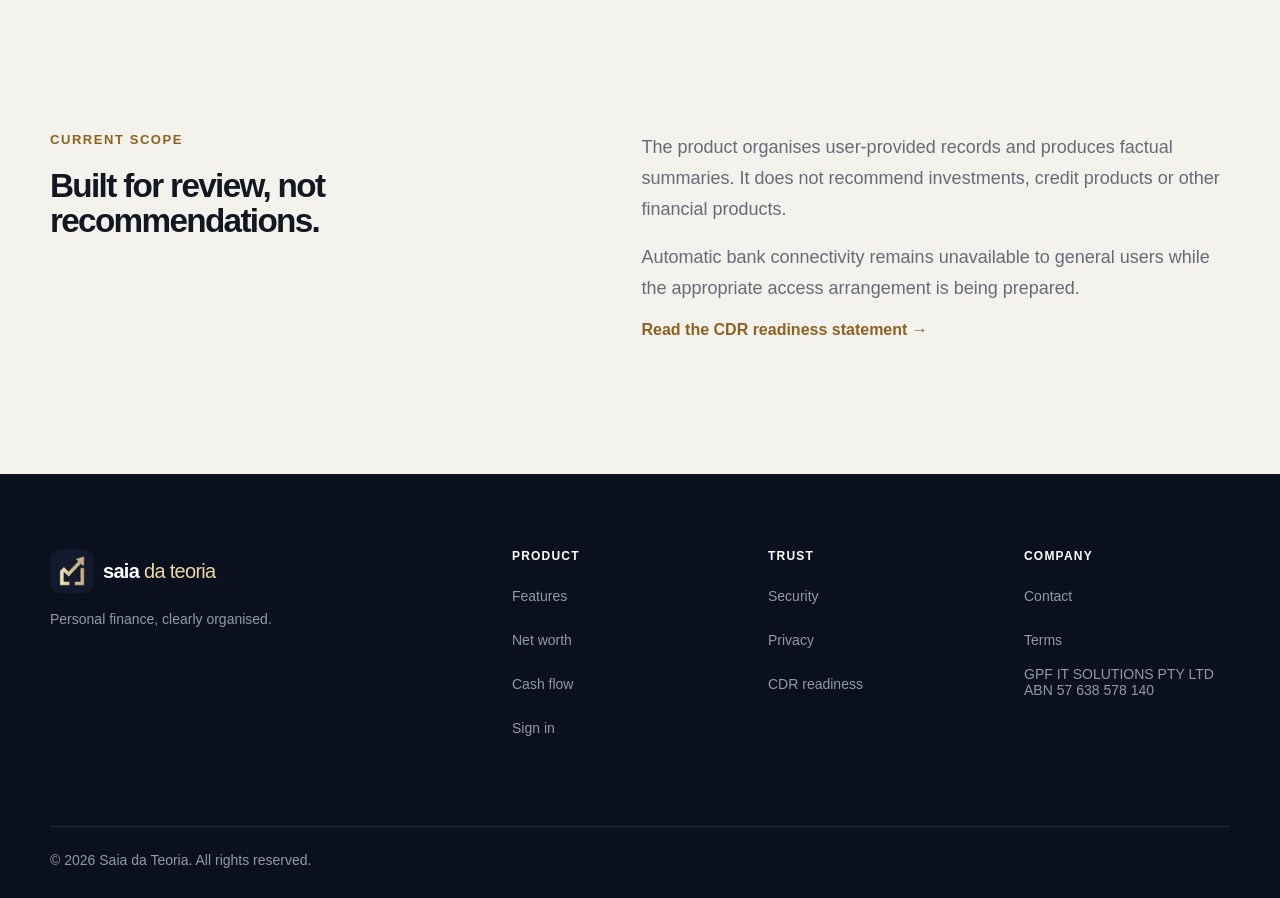
<file: features.html>
<!doctype html><html lang="en-AU"><head><meta charset="UTF-8"><meta name="viewport" content="width=device-width,initial-scale=1"><meta name="theme-color" content="#0d1426"><meta name="description" content="Explore the current Saia da Teoria private beta: net worth, cash flow, assets, liabilities, transactions, budgets and goals."><meta property="og:title" content="Features | Saia da Teoria"><meta property="og:description" content="A clear workspace for reviewing the core facts of your financial position."><meta property="og:type" content="website"><meta property="og:url" content="https://saiadateoria.com/features"><meta property="og:image" content="https://saiadateoria.com/og.png"><meta name="twitter:card" content="summary_large_image"><link rel="canonical" href="https://saiadateoria.com/features"><link rel="icon" type="image/png" sizes="512x512" href="/brand-icon.png"><link rel="apple-touch-icon" href="/apple-touch-icon.png"><link rel="stylesheet" href="/styles.css?v=28"><title>Features | Saia da Teoria</title></head><body>
<header class="site-header"><nav class="nav" aria-label="Main navigation"><a class="brand" href="/" aria-label="Saia da Teoria home"><img class="brand-symbol" src="/brand-icon.png" alt=""><span class="brand-wordmark"><b>saia</b> <em>da teoria</em></span></a><div class="nav-links"><a href="/features" aria-current="page">Features</a><a href="/security">Security</a><a href="/contact">Contact</a></div><a class="button button-small button-dark" href="https://app.saiadateoria.com" target="_blank" rel="noopener">Sign in <span aria-hidden="true">↗</span></a></nav></header>
<main><section class="product-hero"><div><p class="section-label light">Features</p><h1>One workspace.<br>Four useful views.</h1><p>The current private beta helps invited users organise their own financial records and review factual summaries in one consistent workspace.</p><div class="hero-actions"><a class="button button-gold" href="/contact?subject=private-beta">Request access <span>→</span></a><a class="plain-link" href="https://app.saiadateoria.com" target="_blank" rel="noopener">Sign in <span>↗</span></a></div></div><figure><img src="/product-dashboard.png" alt="Saia da Teoria demo dashboard"><figcaption>Product preview. Illustrative demo data.</figcaption></figure></section>
<section class="feature-row"><div class="feature-row-copy"><p class="section-label">Net worth</p><h2>Know what you own and what you owe.</h2><p>Assets and liabilities in one place, with your current net worth worked out for you.</p><ul class="ticks"><li>Assets and liabilities listed side by side</li><li>A target, and the distance still to go</li><li>A trend line, so you see the direction and not just the number</li></ul><a class="section-link" href="/net-worth">Explore net worth <span>&rarr;</span></a></div><figure class="feature-row-shot"><img src="/product-net-worth.png" width="700" height="411" loading="lazy" alt="Demo net worth summary with a 12 month trend, assets, liabilities and a target"></figure></section>
<section class="feature-row reverse"><div class="feature-row-copy"><p class="section-label">Cash flow</p><h2>See where the month went.</h2><p>Income, expenses and amounts invested for each month, with the result at the bottom.</p><ul class="ticks"><li>Expenses shown as a share of income</li><li>A savings rate for every month</li><li>Step back through earlier months in one click</li></ul><a class="section-link" href="/cash-flow">Explore cash flow <span>&rarr;</span></a></div><figure class="feature-row-shot"><img src="/product-monthly-flow.png" width="700" height="240" loading="lazy" alt="Demo monthly cash flow with income, expenses, invested amount and savings rate"></figure></section>
<section class="feature-row"><div class="feature-row-copy"><p class="section-label">Allocation</p><h2>See how your assets are spread.</h2><p>Break your total assets down by class, country or currency, so concentration is easy to spot.</p><ul class="ticks"><li>Property, super, shares and cash at a glance</li><li>Percentages next to dollar amounts</li><li>Switch the view without re-entering anything</li></ul><a class="section-link" href="/net-worth">See how it works <span>&rarr;</span></a></div><figure class="feature-row-shot"><img src="/product-allocation.png" width="700" height="225" loading="lazy" alt="Demo asset allocation donut chart with Property, Super, Shares and Cash"></figure></section>
<section class="feature-row reverse"><div class="feature-row-copy"><p class="section-label">Dashboard</p><h2>One dashboard, arranged your way.</h2><p>Net worth, cash flow and allocation sit on one screen. Edit the layout to put the cards you check most at the top.</p><ul class="ticks"><li>Latest month or any earlier month</li><li>The same numbers everywhere, so nothing disagrees</li><li>Built for a regular review, not a daily scramble</li></ul><a class="section-link" href="/contact?subject=private-beta">Request access <span>&rarr;</span></a></div><figure class="feature-row-shot"><img src="/product-dashboard.png" width="1470" height="755" loading="lazy" alt="Demo dashboard with net worth, monthly cash flow and allocation"></figure></section>
<section class="value-grid"><article><span>Progress</span><h2>Goals</h2><p>Set a target and keep its progress next to the records that affect it.</p></article><article><span>Records</span><h2>Transactions and files</h2><p>Record transactions, or upload a file instead of retyping every line.</p></article><article><span>Currency</span><h2>Several currencies</h2><p>Keep each amount in its original currency and see totals in your base currency.</p></article></section>
<section class="beta-boundary"><div><p class="section-label">Current scope</p><h2>Built for review, not recommendations.</h2></div><div><p>The product organises user-provided records and produces factual summaries. It does not recommend investments, credit products or other financial products.</p><p>Automatic bank connectivity remains unavailable to general users while the appropriate access arrangement is being prepared.</p><a href="/cdr-policy">Read the CDR readiness statement →</a></div></section></main>
<footer><div class="footer-brand"><div class="footer-lockup"><img src="/brand-icon.png" alt="" /><span><b>saia</b> <em>da teoria</em></span></div><p>Personal finance, clearly organised.</p></div><div><strong>Product</strong><a href="/features">Features</a><a href="/net-worth">Net worth</a><a href="/cash-flow">Cash flow</a><a href="https://app.saiadateoria.com" target="_blank" rel="noopener">Sign in</a></div><div><strong>Trust</strong><a href="/security">Security</a><a href="/privacy">Privacy</a><a href="/cdr-policy">CDR readiness</a></div><div><strong>Company</strong><a href="/contact">Contact</a><a href="/terms">Terms</a><span>GPF IT SOLUTIONS PTY LTD<br />ABN 57 638 578 140</span></div><div class="copyright">© <span id="year"></span> Saia da Teoria. All rights reserved.</div></footer><script src="/script.js?v=17"></script></body></html>
</file>
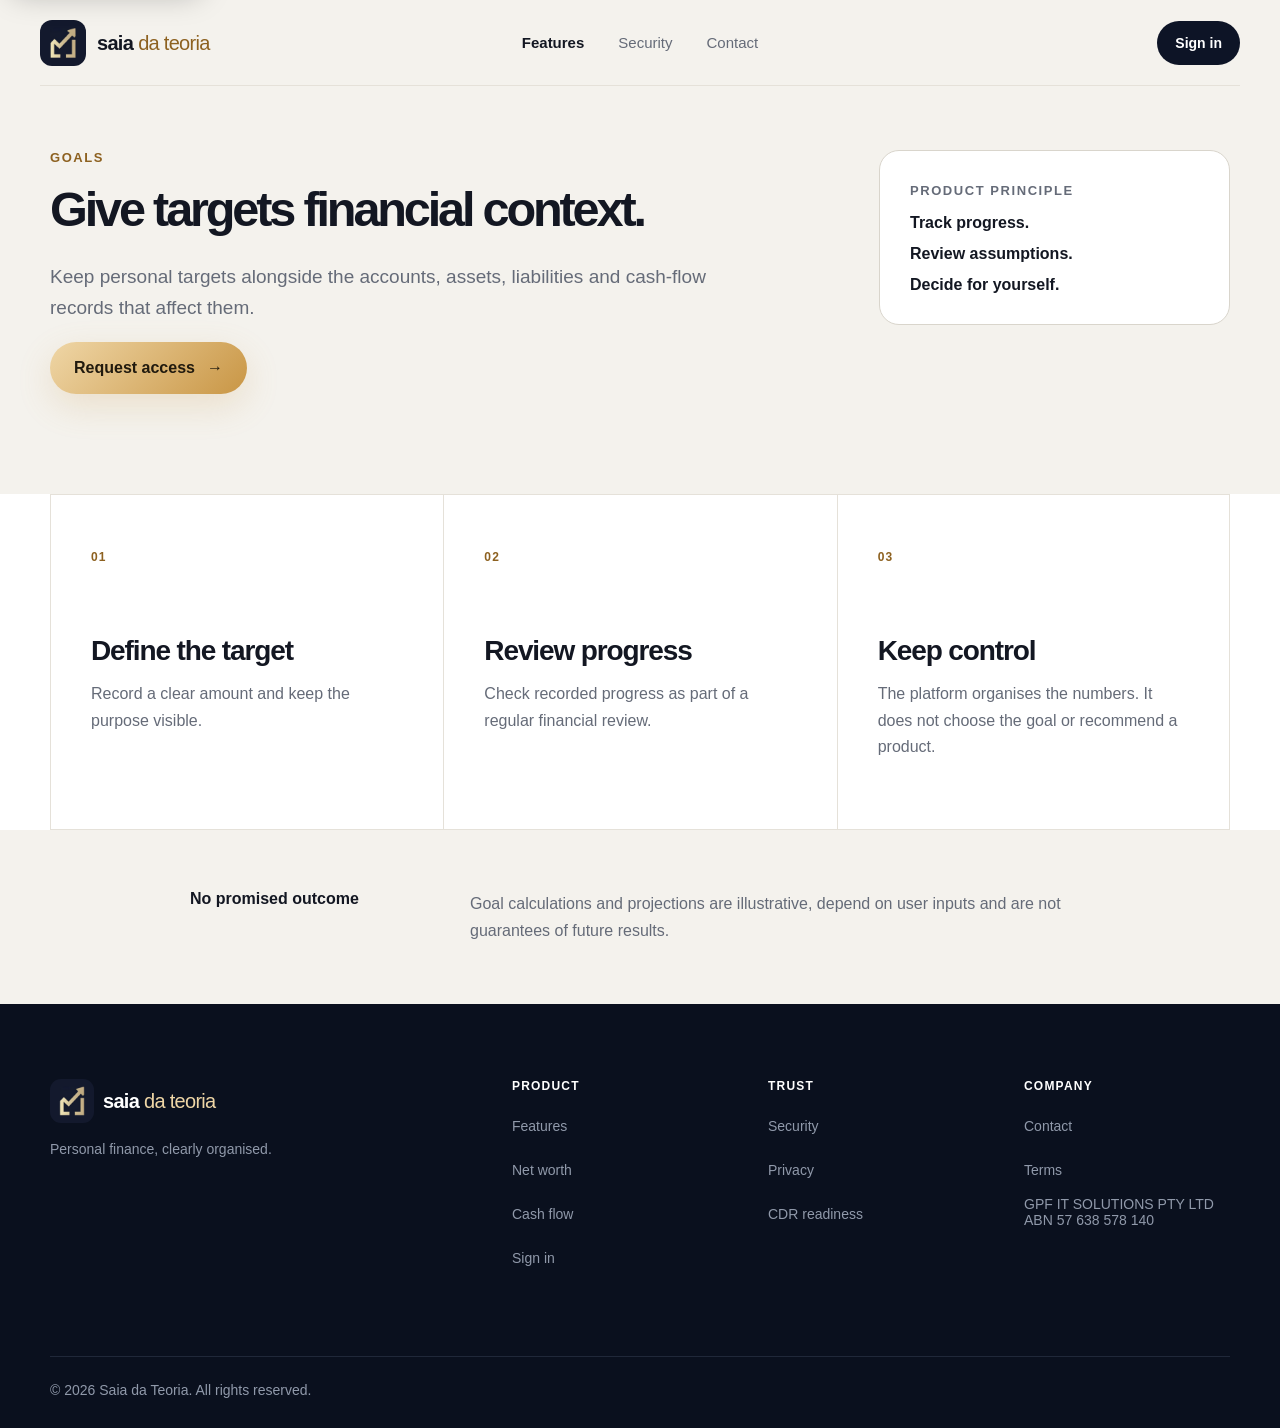
<file: goals.html>
<!doctype html><html lang="en-AU"><head><meta charset="UTF-8"><meta name="viewport" content="width=device-width,initial-scale=1"><meta name="theme-color" content="#0d1426"><meta name="description" content="Keep personal financial goals connected to the records you review in Saia da Teoria."><meta property="og:title" content="Goal tracking | Saia da Teoria"><meta property="og:description" content="Give financial targets context inside the same private workspace."><meta property="og:type" content="website"><meta property="og:url" content="https://saiadateoria.com/goals"><meta property="og:image" content="https://saiadateoria.com/og.png"><meta name="twitter:card" content="summary_large_image"><link rel="canonical" href="https://saiadateoria.com/goals"><link rel="icon" type="image/png" sizes="512x512" href="/brand-icon.png"><link rel="apple-touch-icon" href="/apple-touch-icon.png"><link rel="stylesheet" href="/styles.css?v=28"><title>Goal tracking | Saia da Teoria</title></head><body>
<header class="site-header legal-header"><nav class="nav legal-nav"><a class="brand brand-light" href="/" aria-label="Saia da Teoria home"><img class="brand-symbol" src="/brand-icon.png" alt=""><span class="brand-wordmark"><b>saia</b> <em>da teoria</em></span></a><div class="nav-links legal-links"><a href="/features" aria-current="page">Features</a><a href="/security">Security</a><a href="/contact">Contact</a></div><a class="button button-small button-dark" href="https://app.saiadateoria.com" target="_blank" rel="noopener">Sign in</a></nav></header>
<main><section class="content-hero"><div><p class="section-label">Goals</p><h1>Give targets financial context.</h1><p>Keep personal targets alongside the accounts, assets, liabilities and cash-flow records that affect them.</p><a class="button button-gold" href="/contact?subject=private-beta">Request access <span>→</span></a></div><aside><span>Product principle</span><strong>Track progress.</strong><strong>Review assumptions.</strong><strong>Decide for yourself.</strong></aside></section>
<section class="detail-points"><article><span>01</span><h2>Define the target</h2><p>Record a clear amount and keep the purpose visible.</p></article><article><span>02</span><h2>Review progress</h2><p>Check recorded progress as part of a regular financial review.</p></article><article><span>03</span><h2>Keep control</h2><p>The platform organises the numbers. It does not choose the goal or recommend a product.</p></article></section><section class="response-note"><strong>No promised outcome</strong><p>Goal calculations and projections are illustrative, depend on user inputs and are not guarantees of future results.</p></section></main>
<footer><div class="footer-brand"><div class="footer-lockup"><img src="/brand-icon.png" alt="" /><span><b>saia</b> <em>da teoria</em></span></div><p>Personal finance, clearly organised.</p></div><div><strong>Product</strong><a href="/features">Features</a><a href="/net-worth">Net worth</a><a href="/cash-flow">Cash flow</a><a href="https://app.saiadateoria.com" target="_blank" rel="noopener">Sign in</a></div><div><strong>Trust</strong><a href="/security">Security</a><a href="/privacy">Privacy</a><a href="/cdr-policy">CDR readiness</a></div><div><strong>Company</strong><a href="/contact">Contact</a><a href="/terms">Terms</a><span>GPF IT SOLUTIONS PTY LTD<br />ABN 57 638 578 140</span></div><div class="copyright">© <span id="year"></span> Saia da Teoria. All rights reserved.</div></footer><script src="/script.js?v=17"></script></body></html>
</file>
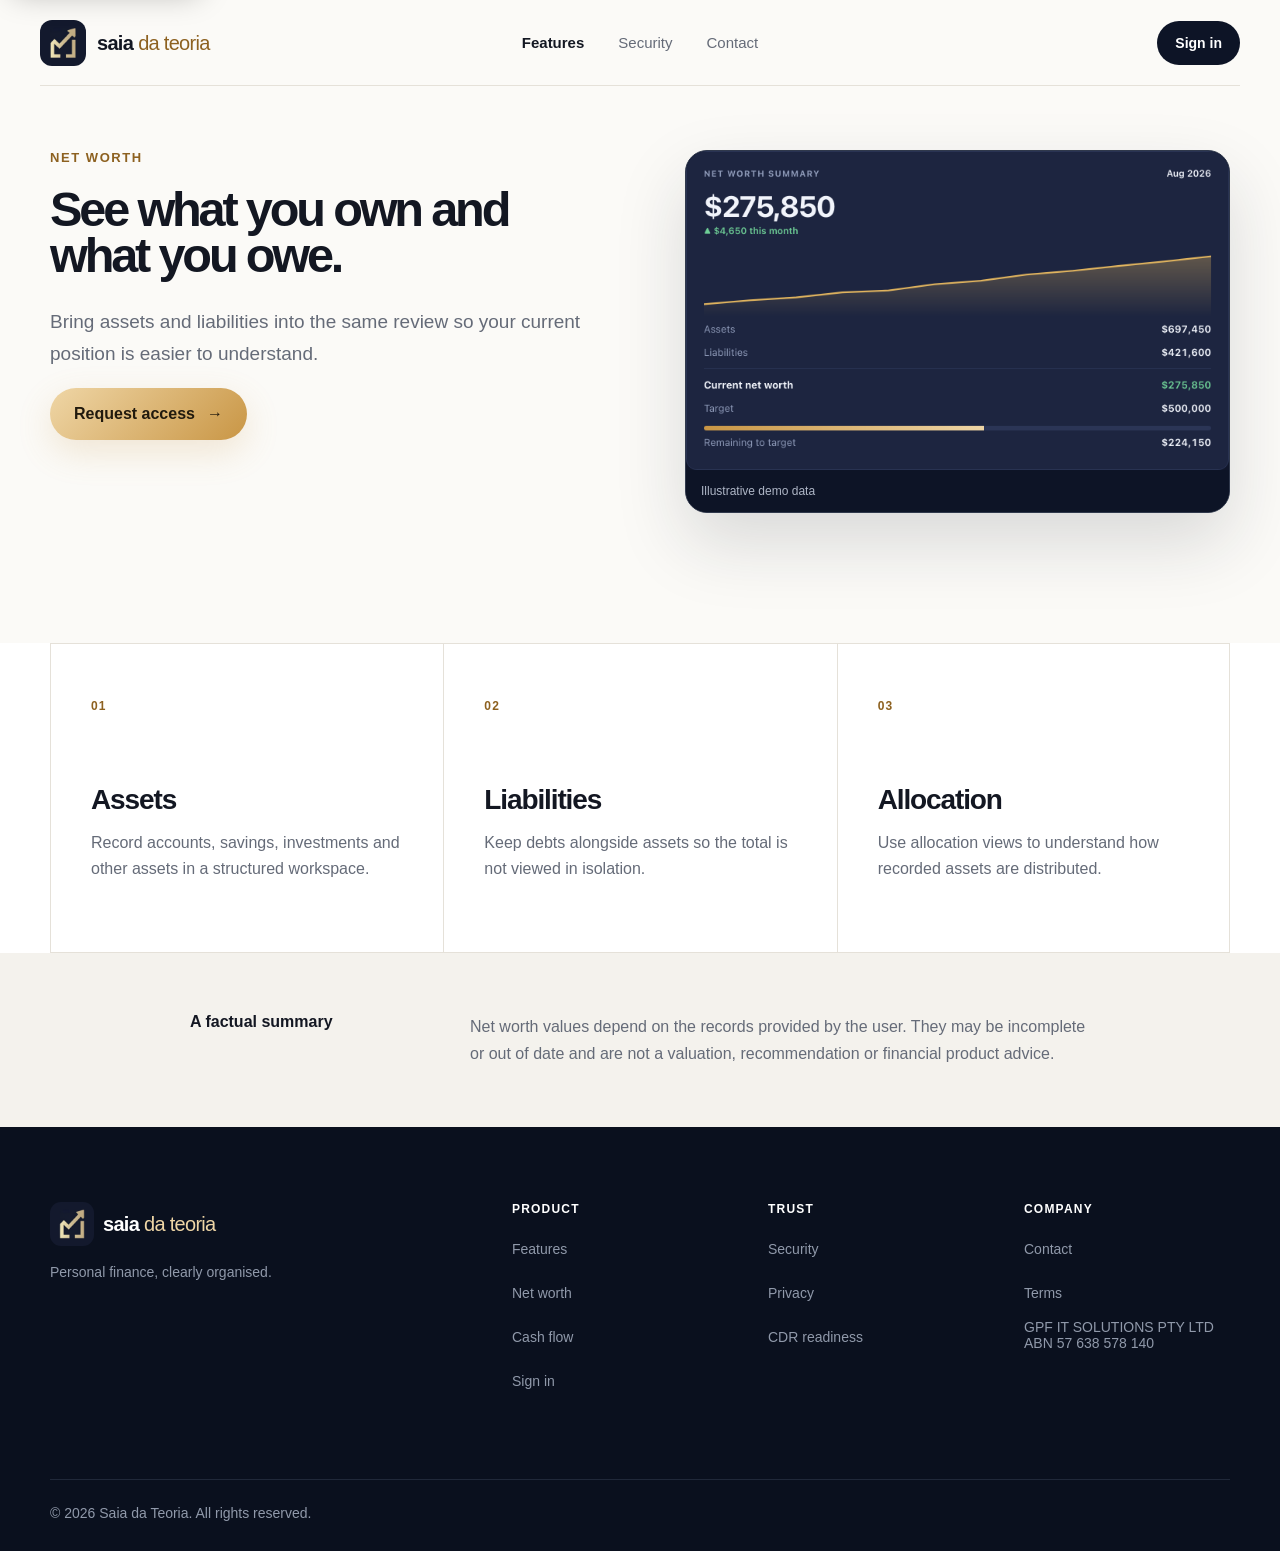
<file: net-worth.html>
<!doctype html><html lang="en-AU"><head><meta charset="UTF-8"><meta name="viewport" content="width=device-width,initial-scale=1"><meta name="theme-color" content="#0d1426"><meta name="description" content="Track assets, liabilities and net worth together in Saia da Teoria."><meta property="og:title" content="Net worth tracking | Saia da Teoria"><meta property="og:description" content="See what you own, what you owe and your current position in one clear view."><meta property="og:type" content="website"><meta property="og:url" content="https://saiadateoria.com/net-worth"><meta property="og:image" content="https://saiadateoria.com/og.png"><meta name="twitter:card" content="summary_large_image"><link rel="canonical" href="https://saiadateoria.com/net-worth"><link rel="icon" type="image/png" sizes="512x512" href="/brand-icon.png"><link rel="apple-touch-icon" href="/apple-touch-icon.png"><link rel="stylesheet" href="/styles.css?v=28"><title>Net worth tracking | Saia da Teoria</title></head><body>
<header class="site-header legal-header"><nav class="nav legal-nav"><a class="brand brand-light" href="/" aria-label="Saia da Teoria home"><img class="brand-symbol" src="/brand-icon.png" alt=""><span class="brand-wordmark"><b>saia</b> <em>da teoria</em></span></a><div class="nav-links legal-links"><a href="/features" aria-current="page">Features</a><a href="/security">Security</a><a href="/contact">Contact</a></div><a class="button button-small button-dark" href="https://app.saiadateoria.com" target="_blank" rel="noopener">Sign in</a></nav></header>
<main><section class="detail-hero"><div><p class="section-label">Net worth</p><h1>See what you own and what you owe.</h1><p>Bring assets and liabilities into the same review so your current position is easier to understand.</p><a class="button button-gold" href="/contact?subject=private-beta">Request access <span>→</span></a></div><figure><img src="/product-net-worth.png" width="700" height="411" loading="lazy" alt="Demo net worth summary in Australian dollars"><figcaption>Illustrative demo data</figcaption></figure></section>
<section class="detail-points"><article><span>01</span><h2>Assets</h2><p>Record accounts, savings, investments and other assets in a structured workspace.</p></article><article><span>02</span><h2>Liabilities</h2><p>Keep debts alongside assets so the total is not viewed in isolation.</p></article><article><span>03</span><h2>Allocation</h2><p>Use allocation views to understand how recorded assets are distributed.</p></article></section><section class="response-note"><strong>A factual summary</strong><p>Net worth values depend on the records provided by the user. They may be incomplete or out of date and are not a valuation, recommendation or financial product advice.</p></section></main>
<footer><div class="footer-brand"><div class="footer-lockup"><img src="/brand-icon.png" alt="" /><span><b>saia</b> <em>da teoria</em></span></div><p>Personal finance, clearly organised.</p></div><div><strong>Product</strong><a href="/features">Features</a><a href="/net-worth">Net worth</a><a href="/cash-flow">Cash flow</a><a href="https://app.saiadateoria.com" target="_blank" rel="noopener">Sign in</a></div><div><strong>Trust</strong><a href="/security">Security</a><a href="/privacy">Privacy</a><a href="/cdr-policy">CDR readiness</a></div><div><strong>Company</strong><a href="/contact">Contact</a><a href="/terms">Terms</a><span>GPF IT SOLUTIONS PTY LTD<br />ABN 57 638 578 140</span></div><div class="copyright">© <span id="year"></span> Saia da Teoria. All rights reserved.</div></footer><script src="/script.js?v=17"></script></body></html>
</file>
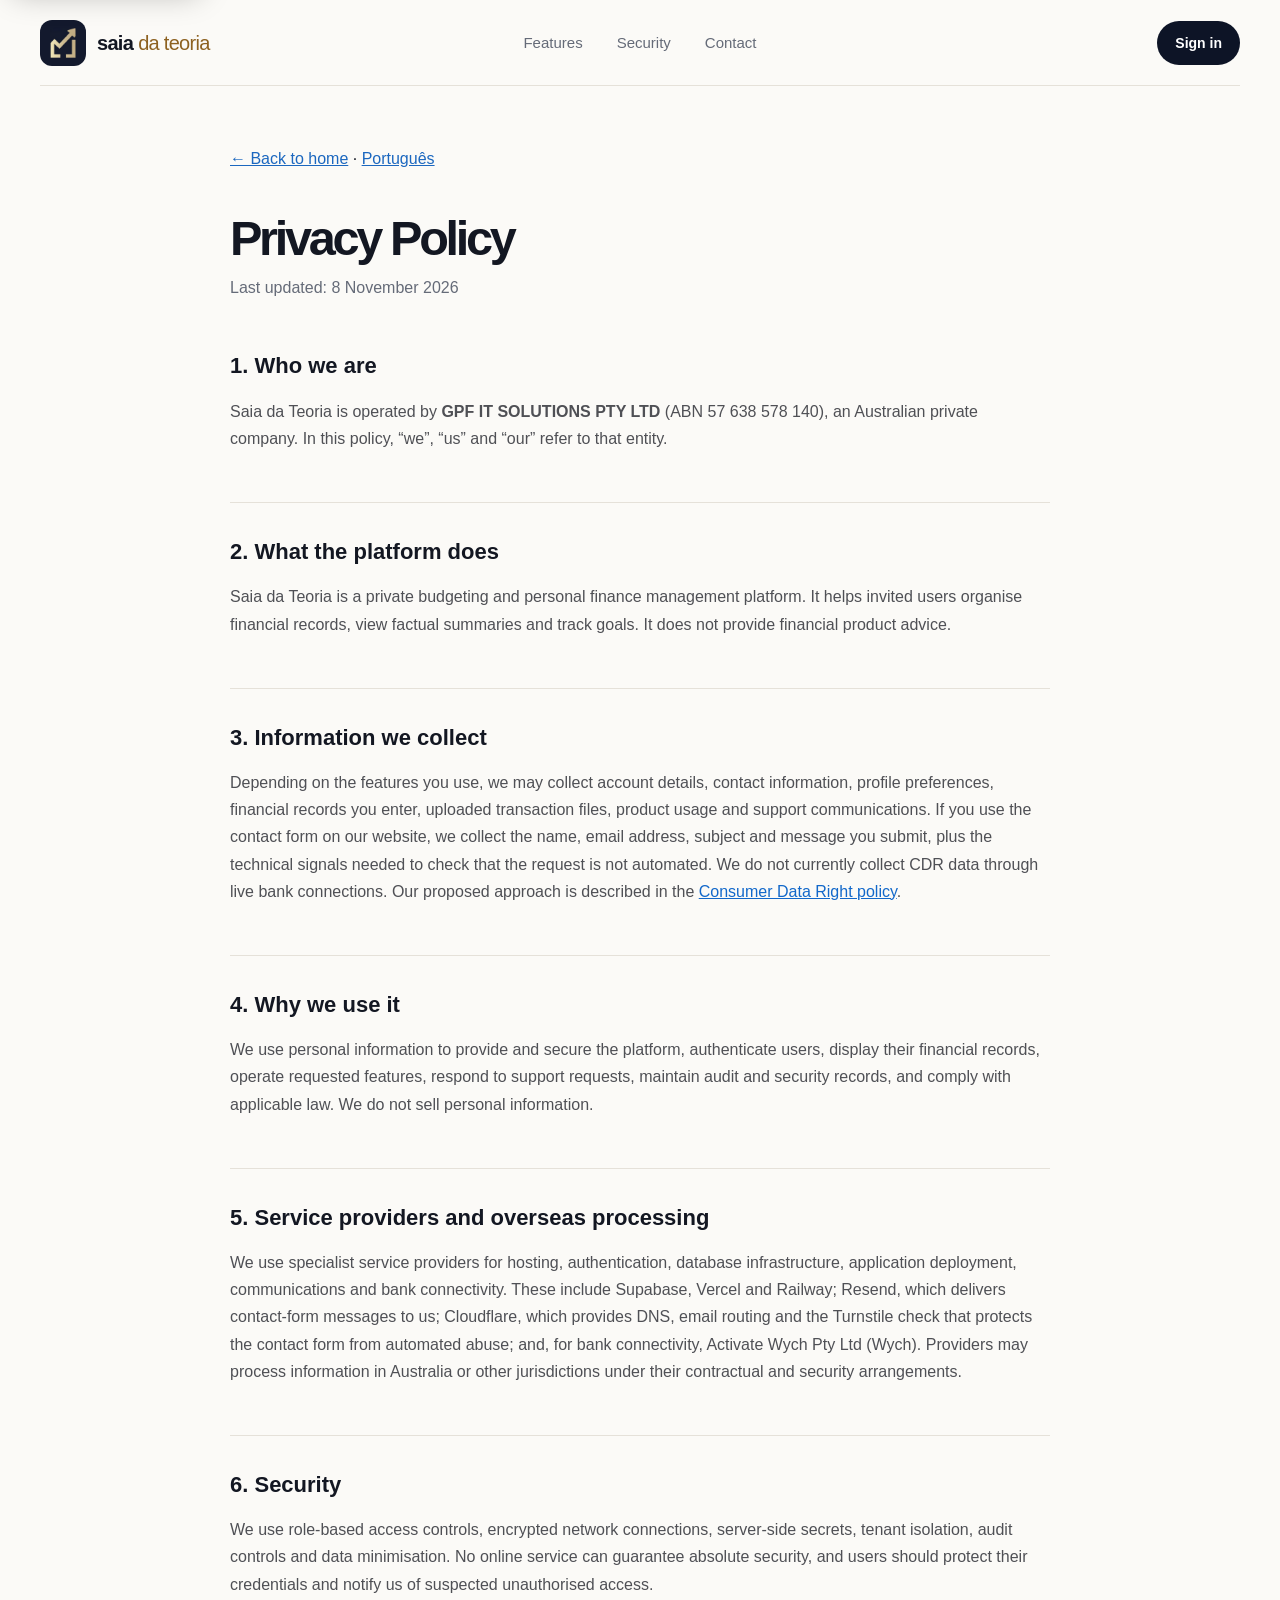
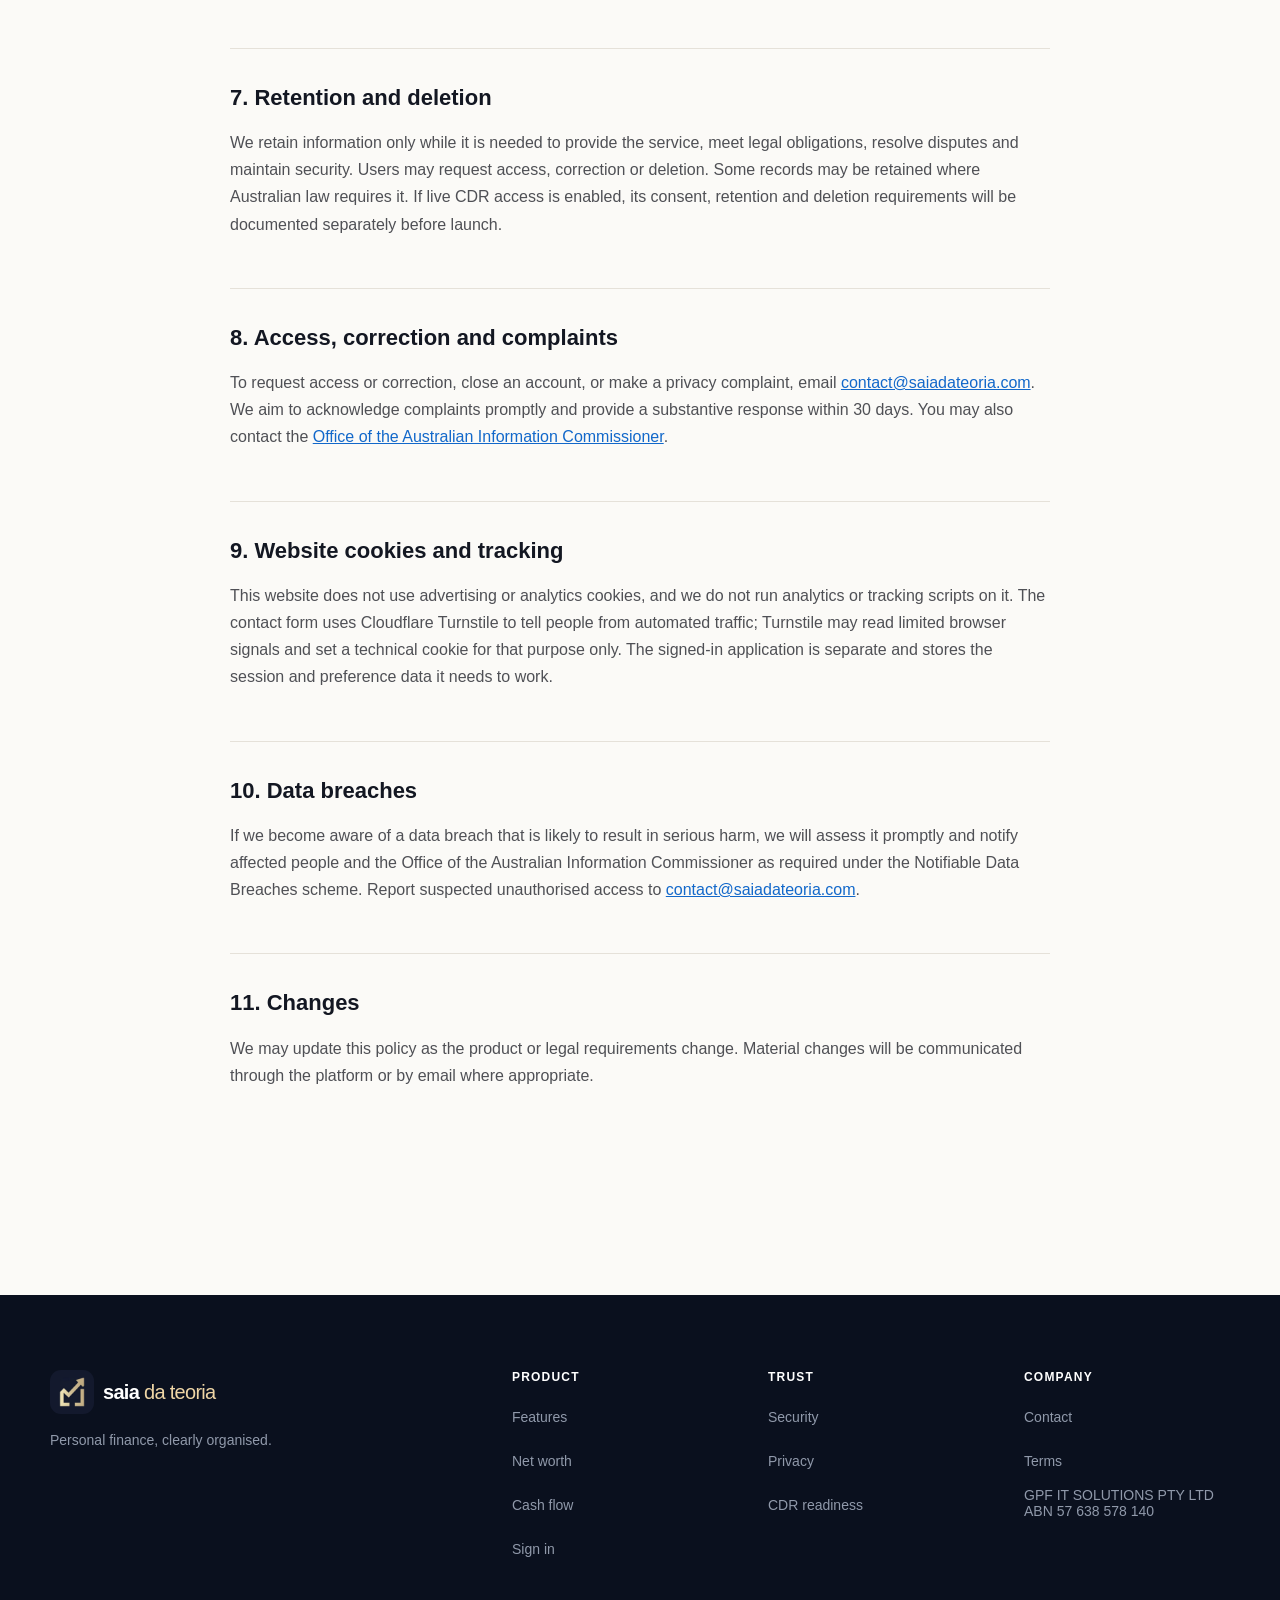
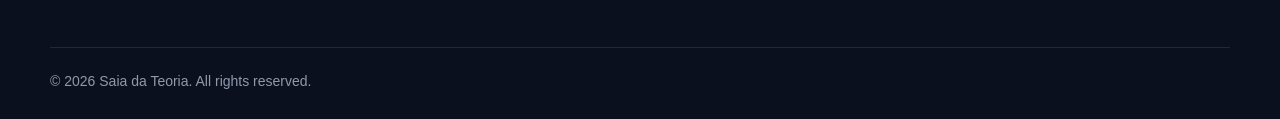
<file: privacy.html>
<!doctype html><html lang="en-AU"><head><meta charset="UTF-8"><meta name="viewport" content="width=device-width,initial-scale=1"><meta name="description" content="How GPF IT SOLUTIONS PTY LTD collects, uses and protects personal information in Saia da Teoria."><link rel="canonical" href="https://saiadateoria.com/privacy"><link rel="alternate" hreflang="en-AU" href="https://saiadateoria.com/privacy"><link rel="alternate" hreflang="pt-BR" href="https://saiadateoria.com/pt/privacy"><link rel="icon" type="image/png" sizes="512x512" href="/brand-icon.png"><link rel="apple-touch-icon" href="/apple-touch-icon.png"><link rel="stylesheet" href="/styles.css?v=28"><title>Privacy Policy | Saia da Teoria</title><meta property="og:title" content="Privacy Policy | Saia da Teoria"><meta property="og:description" content="How Saia da Teoria collects, uses and protects personal information."><meta property="og:type" content="website"><meta property="og:url" content="https://saiadateoria.com/privacy"><meta property="og:image" content="https://saiadateoria.com/og.png"><meta name="twitter:card" content="summary_large_image"></head><body>
<header class="site-header legal-header"><nav class="nav legal-nav"><a class="brand brand-light" href="/" aria-label="Saia da Teoria home"><img class="brand-symbol" src="/brand-icon.png" alt=""><span class="brand-wordmark"><b>saia</b> <em>da teoria</em></span></a><div class="nav-links legal-links"><a href="/features">Features</a><a href="/security">Security</a><a href="/contact">Contact</a></div><a class="button button-small button-dark" href="https://app.saiadateoria.com" target="_blank" rel="noopener">Sign in</a></nav></header>
<main class="legal-shell"><a class="back" href="/">← Back to home</a> · <a class="back" href="/pt/privacy" hreflang="pt-BR" lang="pt-BR">Português</a><h1>Privacy Policy</h1><p class="updated">Last updated: 8 November 2026</p>
<section><h2>1. Who we are</h2><p>Saia da Teoria is operated by <strong>GPF IT SOLUTIONS PTY LTD</strong> (ABN 57 638 578 140), an Australian private company. In this policy, “we”, “us” and “our” refer to that entity.</p></section>
<section><h2>2. What the platform does</h2><p>Saia da Teoria is a private budgeting and personal finance management platform. It helps invited users organise financial records, view factual summaries and track goals. It does not provide financial product advice.</p></section>
<section><h2>3. Information we collect</h2><p>Depending on the features you use, we may collect account details, contact information, profile preferences, financial records you enter, uploaded transaction files, product usage and support communications. If you use the contact form on our website, we collect the name, email address, subject and message you submit, plus the technical signals needed to check that the request is not automated. We do not currently collect CDR data through live bank connections. Our proposed approach is described in the <a href="/cdr-policy">Consumer Data Right policy</a>.</p></section>
<section><h2>4. Why we use it</h2><p>We use personal information to provide and secure the platform, authenticate users, display their financial records, operate requested features, respond to support requests, maintain audit and security records, and comply with applicable law. We do not sell personal information.</p></section>
<section><h2>5. Service providers and overseas processing</h2><p>We use specialist service providers for hosting, authentication, database infrastructure, application deployment, communications and bank connectivity. These include Supabase, Vercel and Railway; Resend, which delivers contact-form messages to us; Cloudflare, which provides DNS, email routing and the Turnstile check that protects the contact form from automated abuse; and, for bank connectivity, Activate Wych Pty Ltd (Wych). Providers may process information in Australia or other jurisdictions under their contractual and security arrangements.</p></section>
<section><h2>6. Security</h2><p>We use role-based access controls, encrypted network connections, server-side secrets, tenant isolation, audit controls and data minimisation. No online service can guarantee absolute security, and users should protect their credentials and notify us of suspected unauthorised access.</p></section>
<section><h2>7. Retention and deletion</h2><p>We retain information only while it is needed to provide the service, meet legal obligations, resolve disputes and maintain security. Users may request access, correction or deletion. Some records may be retained where Australian law requires it. If live CDR access is enabled, its consent, retention and deletion requirements will be documented separately before launch.</p></section>
<section><h2>8. Access, correction and complaints</h2><p>To request access or correction, close an account, or make a privacy complaint, email <a href="mailto:contact@saiadateoria.com">contact@saiadateoria.com</a>. We aim to acknowledge complaints promptly and provide a substantive response within 30 days. You may also contact the <a href="https://www.oaic.gov.au" target="_blank" rel="noopener">Office of the Australian Information Commissioner</a>.</p></section>
<section><h2>9. Website cookies and tracking</h2><p>This website does not use advertising or analytics cookies, and we do not run analytics or tracking scripts on it. The contact form uses Cloudflare Turnstile to tell people from automated traffic; Turnstile may read limited browser signals and set a technical cookie for that purpose only. The signed-in application is separate and stores the session and preference data it needs to work.</p></section>
<section><h2>10. Data breaches</h2><p>If we become aware of a data breach that is likely to result in serious harm, we will assess it promptly and notify affected people and the Office of the Australian Information Commissioner as required under the Notifiable Data Breaches scheme. Report suspected unauthorised access to <a href="mailto:contact@saiadateoria.com">contact@saiadateoria.com</a>.</p></section>
<section><h2>11. Changes</h2><p>We may update this policy as the product or legal requirements change. Material changes will be communicated through the platform or by email where appropriate.</p></section>
</main><footer><div class="footer-brand"><div class="footer-lockup"><img src="/brand-icon.png" alt="" /><span><b>saia</b> <em>da teoria</em></span></div><p>Personal finance, clearly organised.</p></div><div><strong>Product</strong><a href="/features">Features</a><a href="/net-worth">Net worth</a><a href="/cash-flow">Cash flow</a><a href="https://app.saiadateoria.com" target="_blank" rel="noopener">Sign in</a></div><div><strong>Trust</strong><a href="/security">Security</a><a href="/privacy">Privacy</a><a href="/cdr-policy">CDR readiness</a></div><div><strong>Company</strong><a href="/contact">Contact</a><a href="/terms">Terms</a><span>GPF IT SOLUTIONS PTY LTD<br />ABN 57 638 578 140</span></div><div class="copyright">© <span id="year"></span> Saia da Teoria. All rights reserved.</div></footer><script src="/script.js?v=17"></script></body></html>
</file>
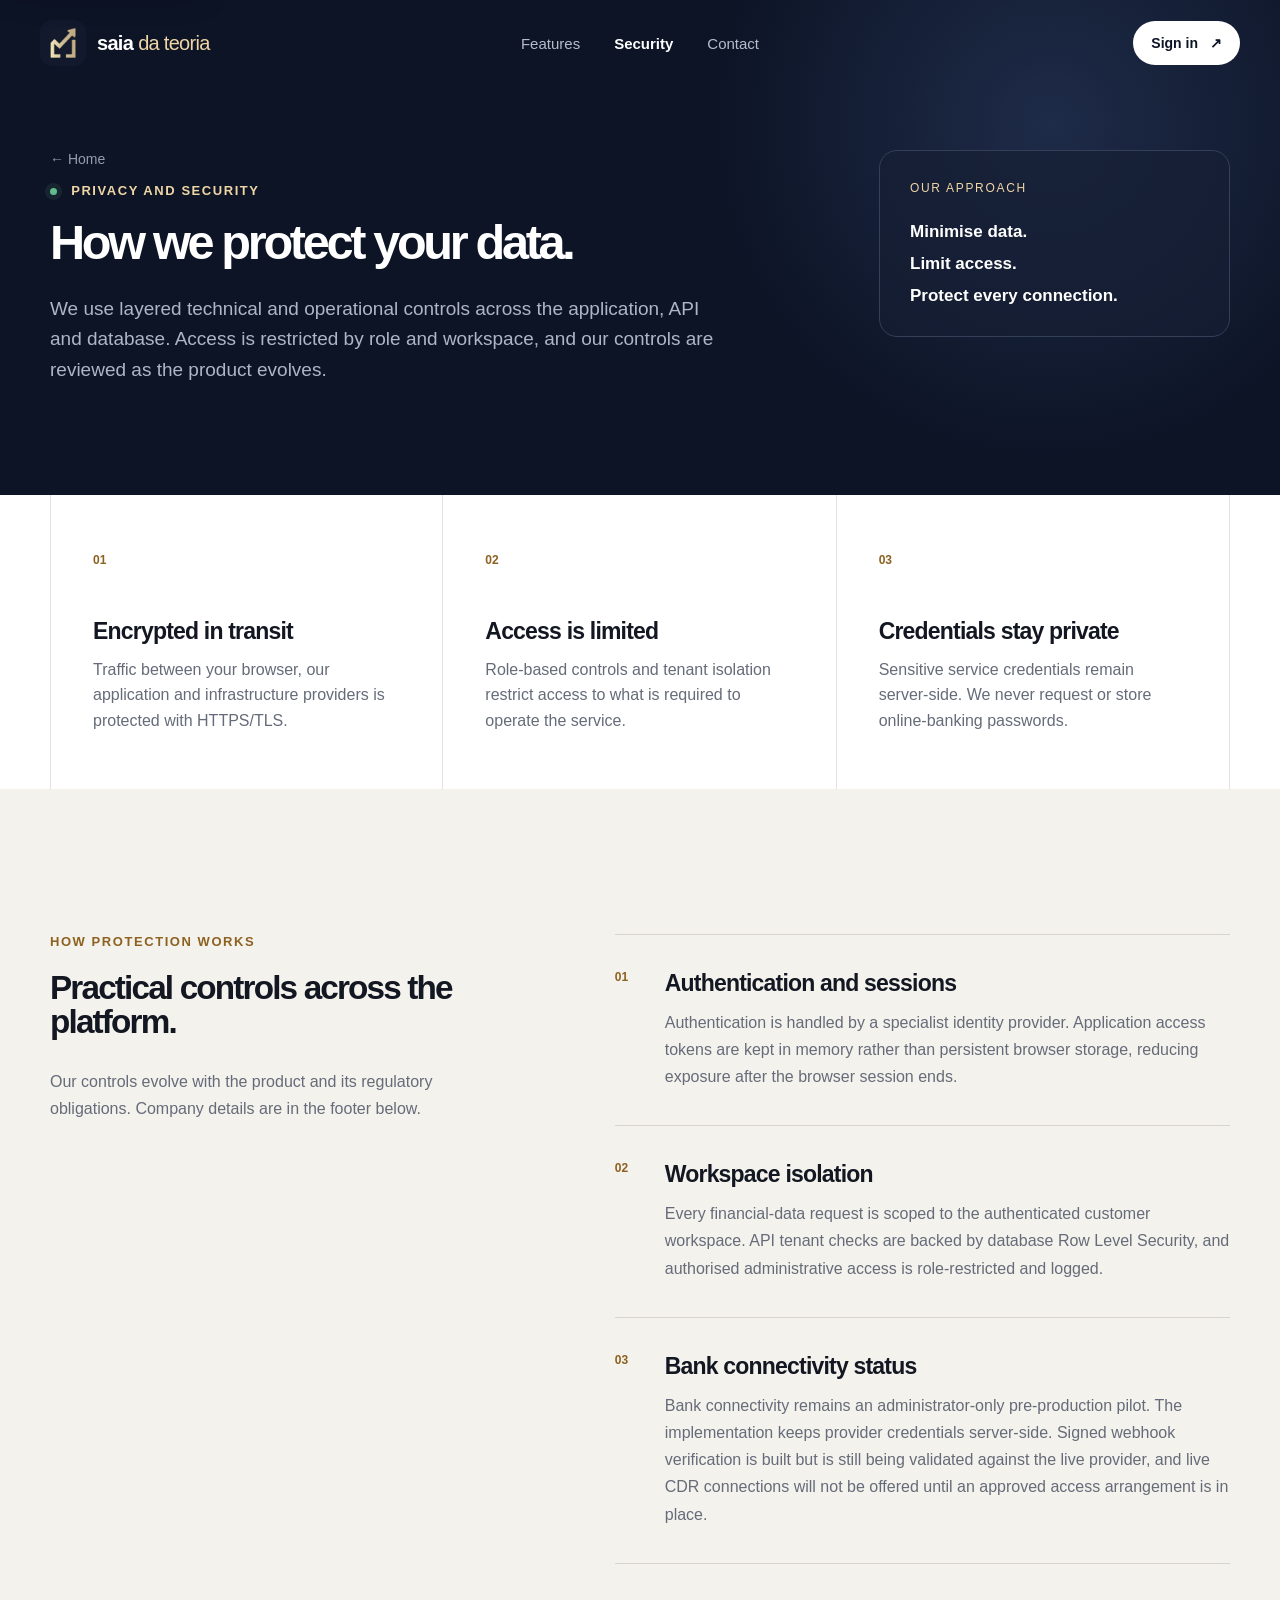
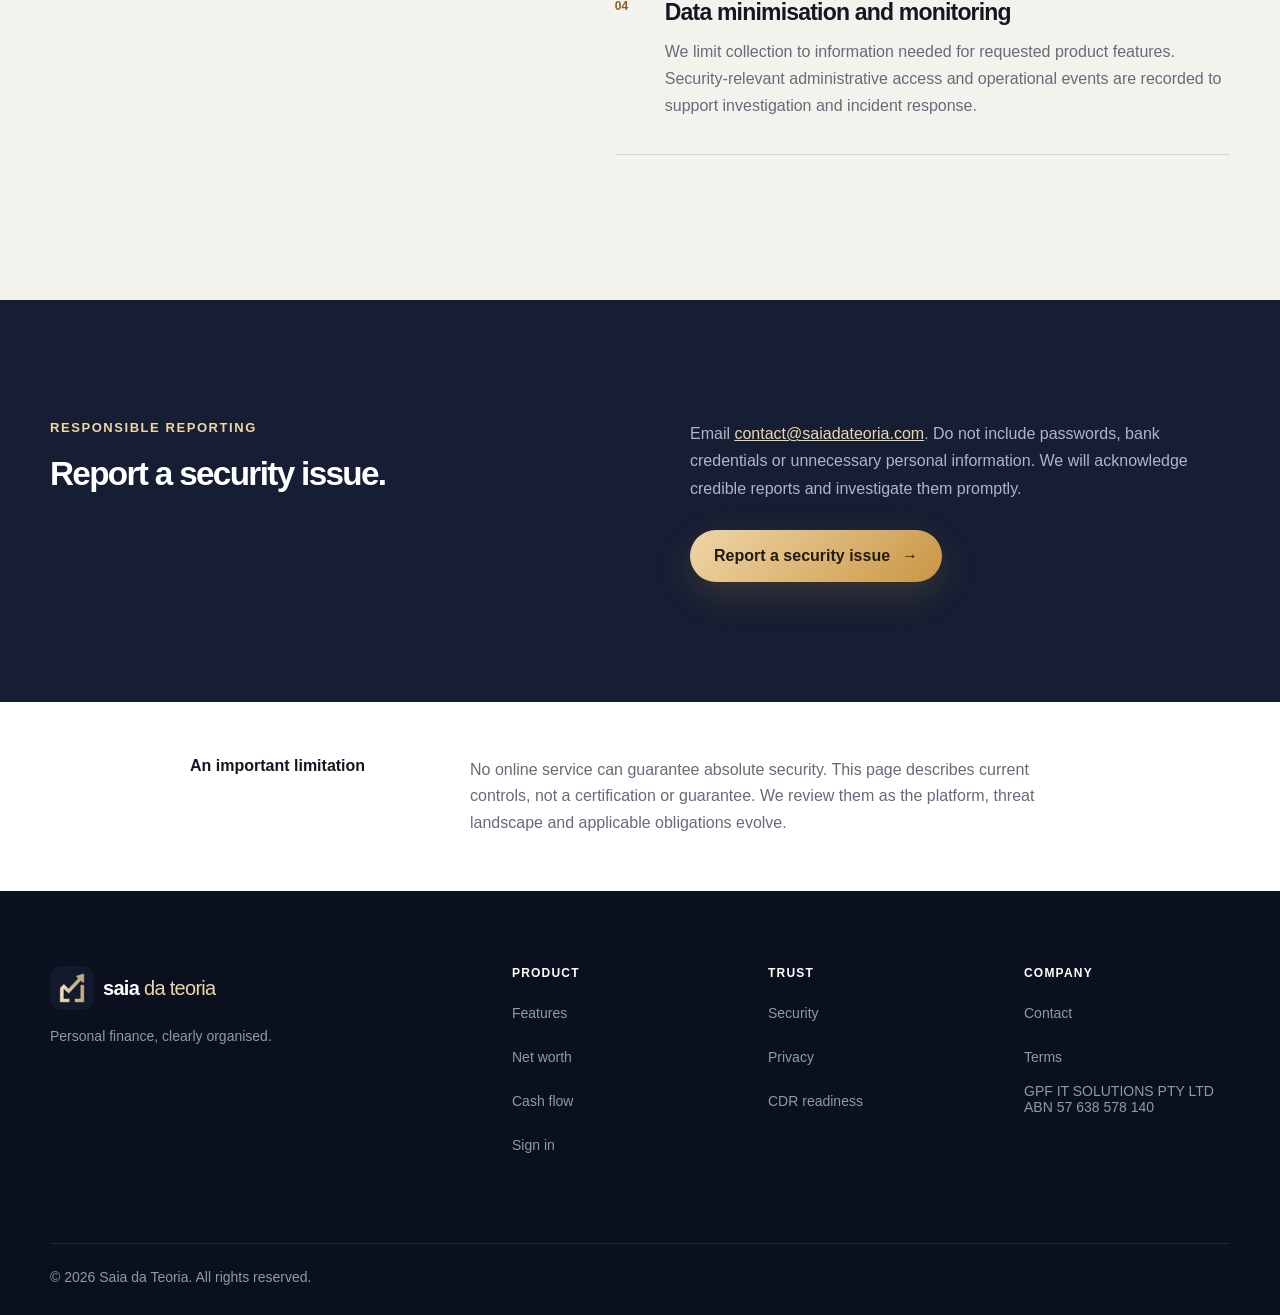
<file: security.html>
<!doctype html>
<html lang="en-AU">
<head>
  <meta charset="UTF-8" />
  <meta name="viewport" content="width=device-width,initial-scale=1" />
  <meta name="theme-color" content="#0d1426" />
  <meta name="description" content="How Saia da Teoria protects user data and secures its personal finance platform." />
  <link rel="canonical" href="https://saiadateoria.com/security" />
  <link rel="icon" type="image/png" sizes="512x512" href="/brand-icon.png" />
  <link rel="apple-touch-icon" href="/apple-touch-icon.png" />
  <meta property="og:title" content="Security | Saia da Teoria" />
  <meta property="og:description" content="Current security controls, boundaries and responsible reporting for Saia da Teoria." />
  <meta property="og:type" content="website" />
  <meta property="og:url" content="https://saiadateoria.com/security" />
  <meta property="og:image" content="https://saiadateoria.com/og.png" />
  <meta name="twitter:card" content="summary_large_image" />
  <link rel="stylesheet" href="/styles.css?v=28" />
  <title>Security | Saia da Teoria</title>
</head>
<body class="security-page">
  <header class="site-header">
    <nav class="nav" aria-label="Main navigation">
      <a class="brand" href="/" aria-label="Saia da Teoria home"><img class="brand-symbol" src="/brand-icon.png" alt="" /><span class="brand-wordmark"><b>saia</b> <em>da teoria</em></span></a>
      <div class="nav-links"><a href="/features">Features</a><a href="/security" aria-current="page">Security</a><a href="/contact">Contact</a></div>
      <a class="button button-small button-dark" href="https://app.saiadateoria.com" target="_blank" rel="noopener">Sign in <span aria-hidden="true">↗</span></a>
    </nav>
  </header>

  <main>
    <section class="security-hero">
      <div><a class="breadcrumb" href="/">← Home</a><p class="eyebrow"><i></i> Privacy and security</p><h1>How we protect your data.</h1><p>We use layered technical and operational controls across the application, API and database. Access is restricted by role and workspace, and our controls are reviewed as the product evolves.</p></div>
      <aside aria-label="Security principles"><span>Our approach</span><strong>Minimise data.</strong><strong>Limit access.</strong><strong>Protect every connection.</strong></aside>
    </section>

    <section class="security-principles" aria-label="Security overview">
      <article><span>01</span><h2>Encrypted in transit</h2><p>Traffic between your browser, our application and infrastructure providers is protected with HTTPS/TLS.</p></article>
      <article><span>02</span><h2>Access is limited</h2><p>Role-based controls and tenant isolation restrict access to what is required to operate the service.</p></article>
      <article><span>03</span><h2>Credentials stay private</h2><p>Sensitive service credentials remain server-side. We never request or store online-banking passwords.</p></article>
    </section>

    <section class="security-details">
      <div class="details-heading"><p class="section-label">How protection works</p><h2>Practical controls across the platform.</h2><p>Our controls evolve with the product and its regulatory obligations. Company details are in the footer below.</p></div>
      <div class="details-list">
        <article><span>01</span><div><h3>Authentication and sessions</h3><p>Authentication is handled by a specialist identity provider. Application access tokens are kept in memory rather than persistent browser storage, reducing exposure after the browser session ends.</p></div></article>
        <article><span>02</span><div><h3>Workspace isolation</h3><p>Every financial-data request is scoped to the authenticated customer workspace. API tenant checks are backed by database Row Level Security, and authorised administrative access is role-restricted and logged.</p></div></article>
        <article><span>03</span><div><h3>Bank connectivity status</h3><p>Bank connectivity remains an administrator-only pre-production pilot. The implementation keeps provider credentials server-side. Signed webhook verification is built but is still being validated against the live provider, and live CDR connections will not be offered until an approved access arrangement is in place.</p></div></article>
        <article><span>04</span><div><h3>Data minimisation and monitoring</h3><p>We limit collection to information needed for requested product features. Security-relevant administrative access and operational events are recorded to support investigation and incident response.</p></div></article>
      </div>
    </section>

    <section class="reporting-card">
      <div><p class="section-label light">Responsible reporting</p><h2>Report a security issue.</h2></div>
      <div><p>Email <a href="mailto:contact@saiadateoria.com">contact@saiadateoria.com</a>. Do not include passwords, bank credentials or unnecessary personal information. We will acknowledge credible reports and investigate them promptly.</p><a class="button button-gold" href="mailto:contact@saiadateoria.com">Report a security issue <span>→</span></a></div>
    </section>

    <section class="security-note"><strong>An important limitation</strong><p>No online service can guarantee absolute security. This page describes current controls, not a certification or guarantee. We review them as the platform, threat landscape and applicable obligations evolve.</p></section>
  </main>

  <footer><div class="footer-brand"><div class="footer-lockup"><img src="/brand-icon.png" alt="" /><span><b>saia</b> <em>da teoria</em></span></div><p>Personal finance, clearly organised.</p></div><div><strong>Product</strong><a href="/features">Features</a><a href="/net-worth">Net worth</a><a href="/cash-flow">Cash flow</a><a href="https://app.saiadateoria.com" target="_blank" rel="noopener">Sign in</a></div><div><strong>Trust</strong><a href="/security">Security</a><a href="/privacy">Privacy</a><a href="/cdr-policy">CDR readiness</a></div><div><strong>Company</strong><a href="/contact">Contact</a><a href="/terms">Terms</a><span>GPF IT SOLUTIONS PTY LTD<br />ABN 57 638 578 140</span></div><div class="copyright">© <span id="year"></span> Saia da Teoria. All rights reserved.</div></footer>
  <script src="/script.js?v=17"></script>
</body>
</html>
</file>
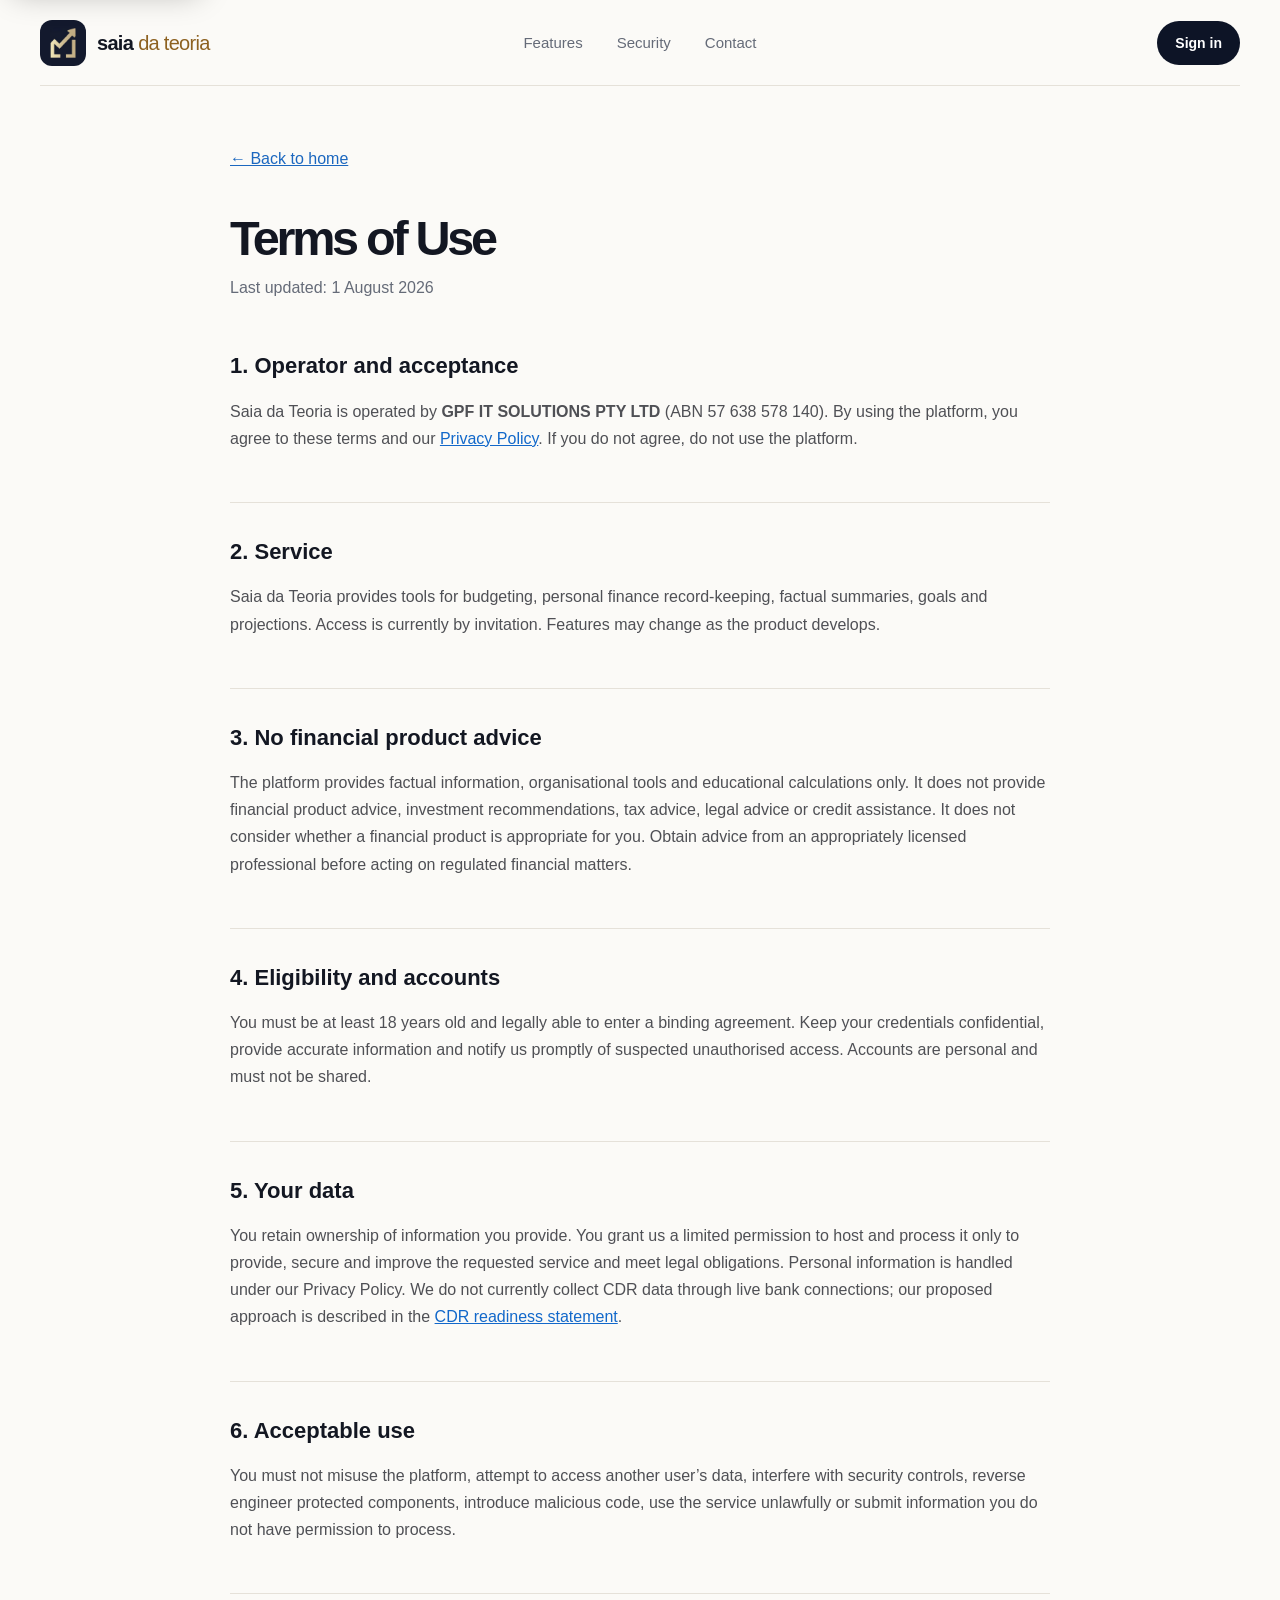
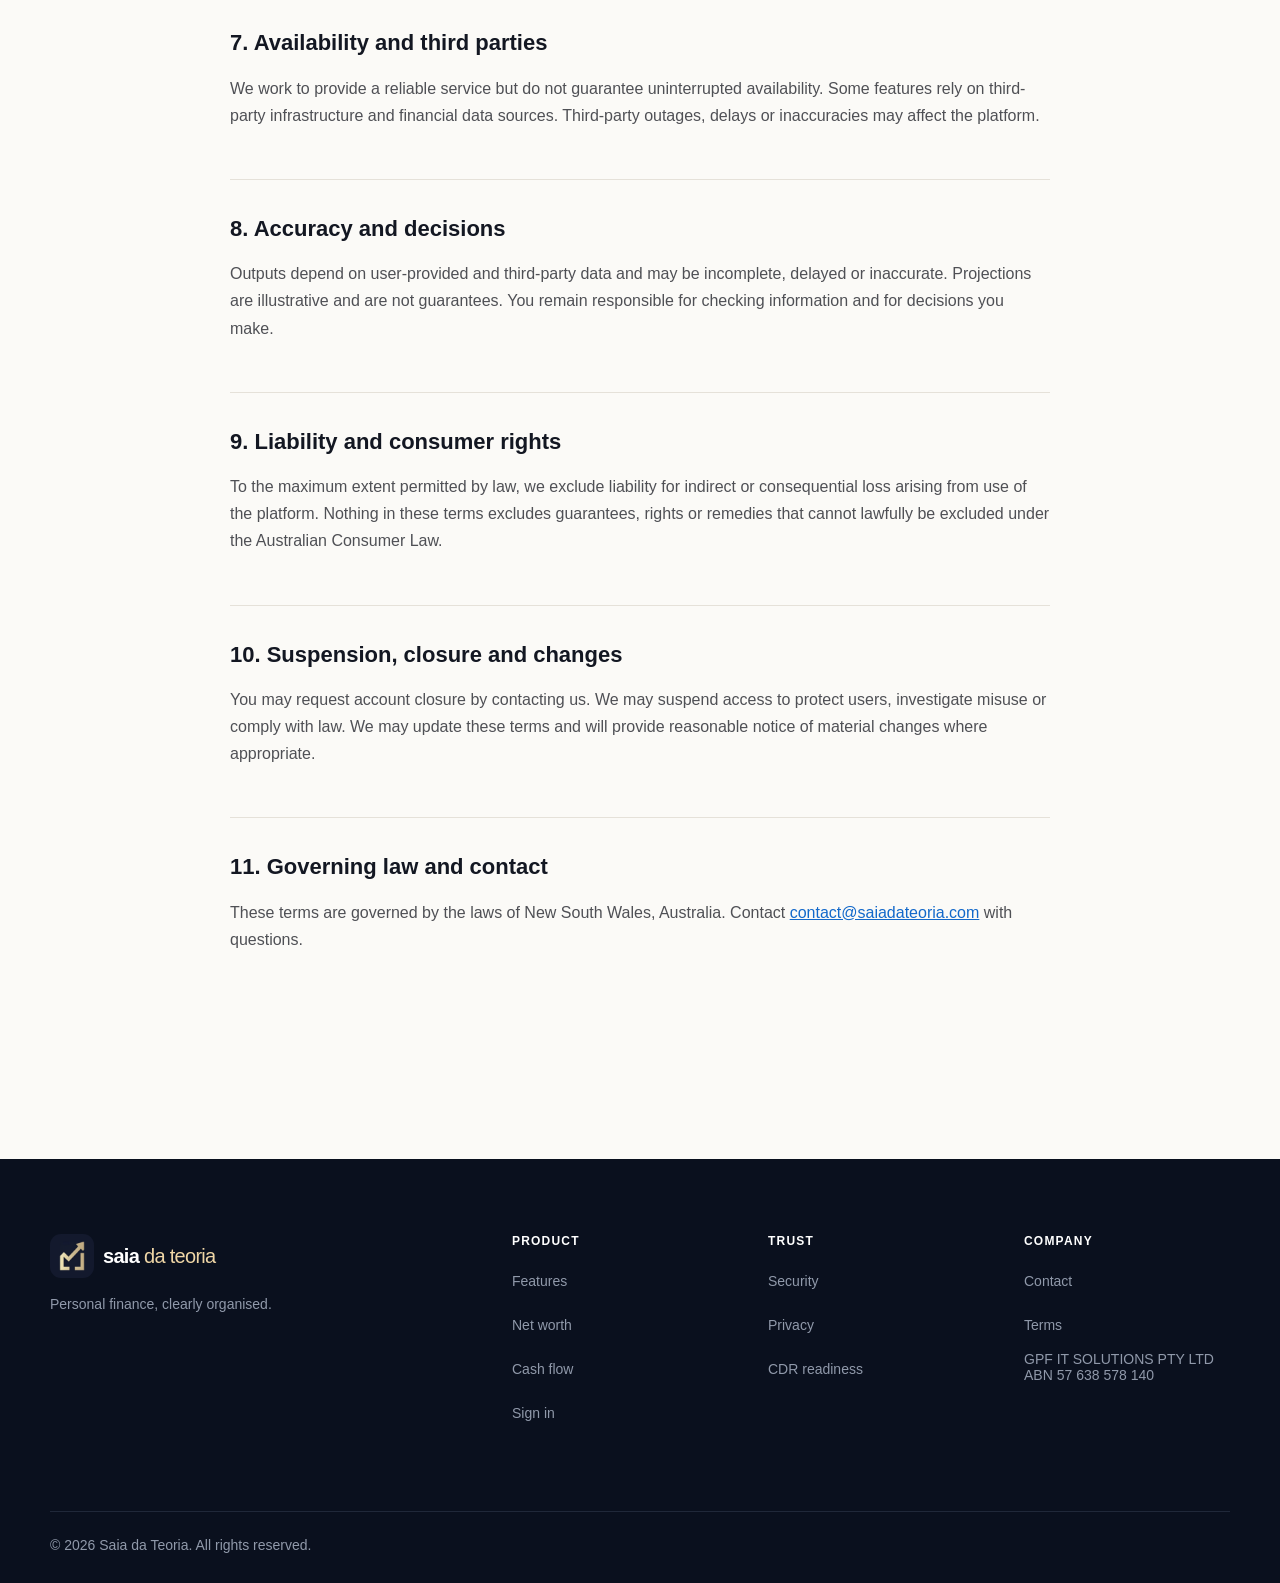
<file: terms.html>
<!doctype html><html lang="en-AU"><head><meta charset="UTF-8"><meta name="viewport" content="width=device-width,initial-scale=1"><meta name="description" content="Terms governing invitation-only access to the Saia da Teoria personal finance platform."><link rel="canonical" href="https://saiadateoria.com/terms"><link rel="icon" type="image/png" sizes="512x512" href="/brand-icon.png"><link rel="apple-touch-icon" href="/apple-touch-icon.png"><link rel="stylesheet" href="/styles.css?v=28"><title>Terms of Use | Saia da Teoria</title><meta property="og:title" content="Terms of Use | Saia da Teoria"><meta property="og:description" content="The terms for using the Saia da Teoria private beta."><meta property="og:type" content="website"><meta property="og:url" content="https://saiadateoria.com/terms"><meta property="og:image" content="https://saiadateoria.com/og.png"><meta name="twitter:card" content="summary_large_image"></head><body>
<header class="site-header legal-header"><nav class="nav legal-nav"><a class="brand brand-light" href="/" aria-label="Saia da Teoria home"><img class="brand-symbol" src="/brand-icon.png" alt=""><span class="brand-wordmark"><b>saia</b> <em>da teoria</em></span></a><div class="nav-links legal-links"><a href="/features">Features</a><a href="/security">Security</a><a href="/contact">Contact</a></div><a class="button button-small button-dark" href="https://app.saiadateoria.com" target="_blank" rel="noopener">Sign in</a></nav></header>
<main class="legal-shell"><a class="back" href="/">← Back to home</a><h1>Terms of Use</h1><p class="updated">Last updated: 1 August 2026</p>
<section><h2>1. Operator and acceptance</h2><p>Saia da Teoria is operated by <strong>GPF IT SOLUTIONS PTY LTD</strong> (ABN 57 638 578 140). By using the platform, you agree to these terms and our <a href="/privacy">Privacy Policy</a>. If you do not agree, do not use the platform.</p></section>
<section><h2>2. Service</h2><p>Saia da Teoria provides tools for budgeting, personal finance record-keeping, factual summaries, goals and projections. Access is currently by invitation. Features may change as the product develops.</p></section>
<section><h2>3. No financial product advice</h2><p>The platform provides factual information, organisational tools and educational calculations only. It does not provide financial product advice, investment recommendations, tax advice, legal advice or credit assistance. It does not consider whether a financial product is appropriate for you. Obtain advice from an appropriately licensed professional before acting on regulated financial matters.</p></section>
<section><h2>4. Eligibility and accounts</h2><p>You must be at least 18 years old and legally able to enter a binding agreement. Keep your credentials confidential, provide accurate information and notify us promptly of suspected unauthorised access. Accounts are personal and must not be shared.</p></section>
<section><h2>5. Your data</h2><p>You retain ownership of information you provide. You grant us a limited permission to host and process it only to provide, secure and improve the requested service and meet legal obligations. Personal information is handled under our Privacy Policy. We do not currently collect CDR data through live bank connections; our proposed approach is described in the <a href="/cdr-policy">CDR readiness statement</a>.</p></section>
<section><h2>6. Acceptable use</h2><p>You must not misuse the platform, attempt to access another user’s data, interfere with security controls, reverse engineer protected components, introduce malicious code, use the service unlawfully or submit information you do not have permission to process.</p></section>
<section><h2>7. Availability and third parties</h2><p>We work to provide a reliable service but do not guarantee uninterrupted availability. Some features rely on third-party infrastructure and financial data sources. Third-party outages, delays or inaccuracies may affect the platform.</p></section>
<section><h2>8. Accuracy and decisions</h2><p>Outputs depend on user-provided and third-party data and may be incomplete, delayed or inaccurate. Projections are illustrative and are not guarantees. You remain responsible for checking information and for decisions you make.</p></section>
<section><h2>9. Liability and consumer rights</h2><p>To the maximum extent permitted by law, we exclude liability for indirect or consequential loss arising from use of the platform. Nothing in these terms excludes guarantees, rights or remedies that cannot lawfully be excluded under the Australian Consumer Law.</p></section>
<section><h2>10. Suspension, closure and changes</h2><p>You may request account closure by contacting us. We may suspend access to protect users, investigate misuse or comply with law. We may update these terms and will provide reasonable notice of material changes where appropriate.</p></section>
<section><h2>11. Governing law and contact</h2><p>These terms are governed by the laws of New South Wales, Australia. Contact <a href="mailto:contact@saiadateoria.com">contact@saiadateoria.com</a> with questions.</p></section>
</main><footer><div class="footer-brand"><div class="footer-lockup"><img src="/brand-icon.png" alt="" /><span><b>saia</b> <em>da teoria</em></span></div><p>Personal finance, clearly organised.</p></div><div><strong>Product</strong><a href="/features">Features</a><a href="/net-worth">Net worth</a><a href="/cash-flow">Cash flow</a><a href="https://app.saiadateoria.com" target="_blank" rel="noopener">Sign in</a></div><div><strong>Trust</strong><a href="/security">Security</a><a href="/privacy">Privacy</a><a href="/cdr-policy">CDR readiness</a></div><div><strong>Company</strong><a href="/contact">Contact</a><a href="/terms">Terms</a><span>GPF IT SOLUTIONS PTY LTD<br />ABN 57 638 578 140</span></div><div class="copyright">© <span id="year"></span> Saia da Teoria. All rights reserved.</div></footer><script src="/script.js?v=17"></script></body></html>
</file>
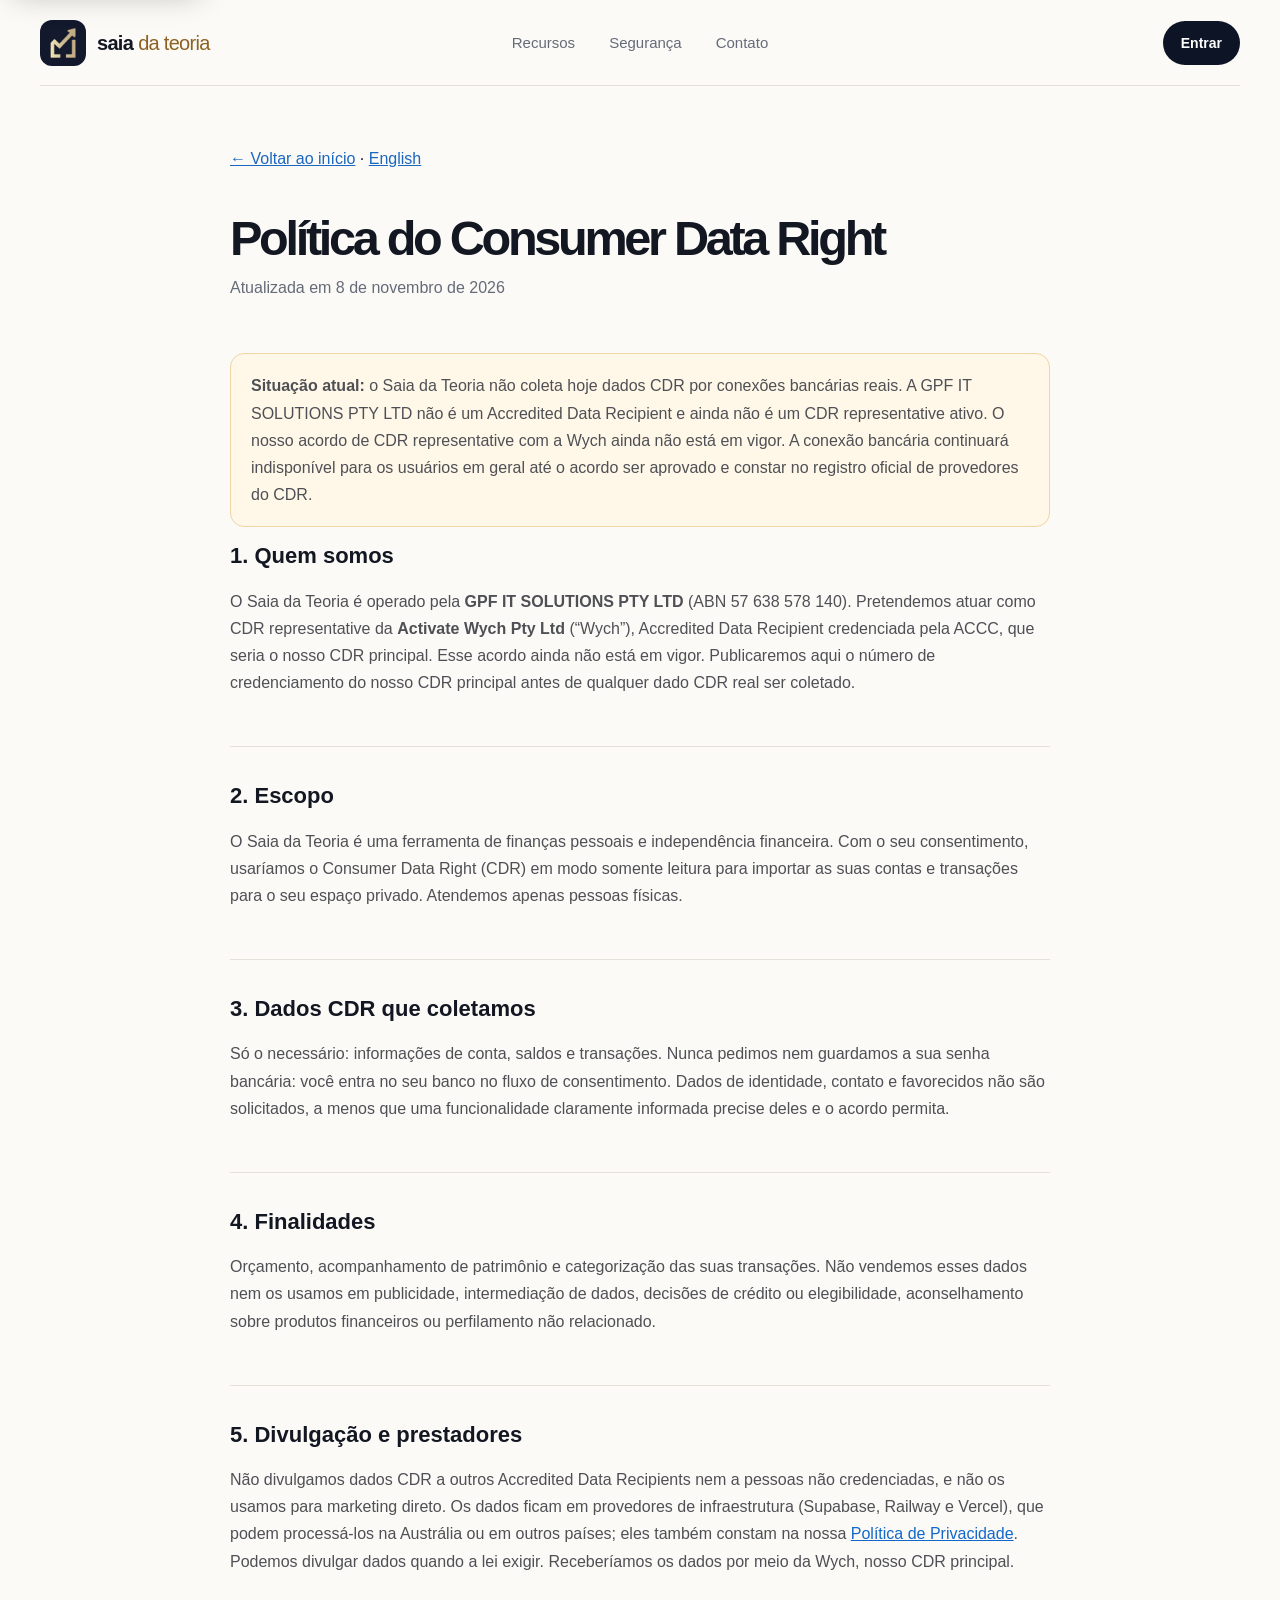
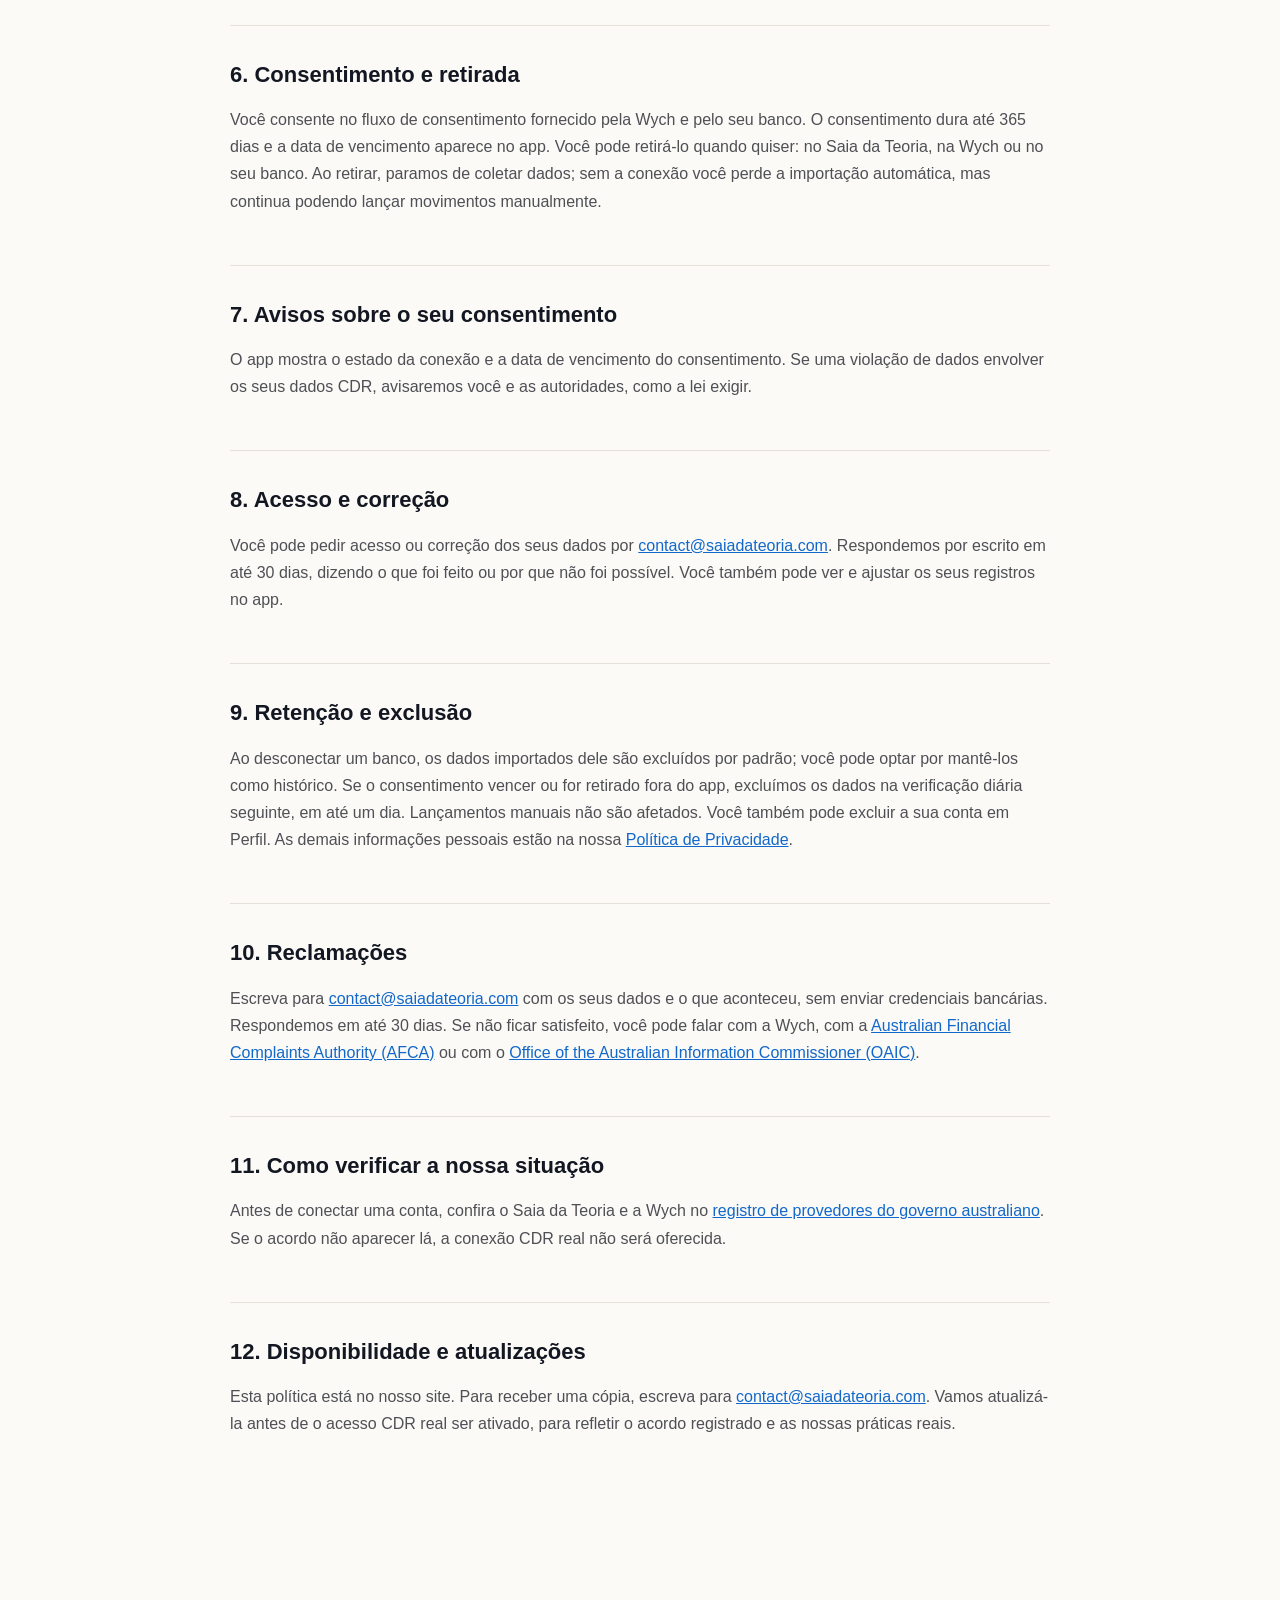
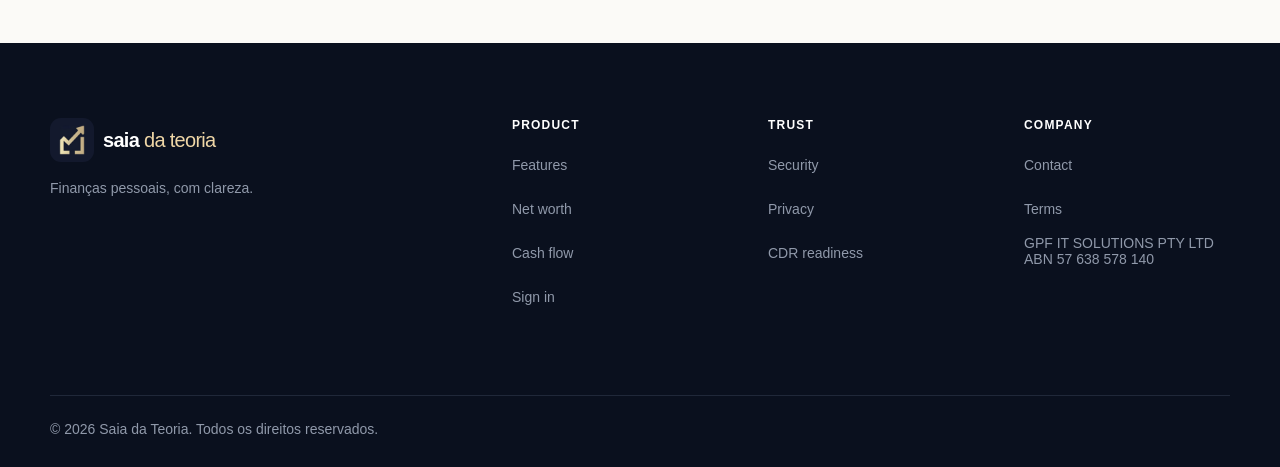
<file: pt/cdr-policy.html>
<!doctype html><html lang="pt-BR"><head><meta charset="UTF-8"><meta name="viewport" content="width=device-width,initial-scale=1"><meta name="description" content="Política do Consumer Data Right e situação da conexão bancária do Saia da Teoria."><link rel="canonical" href="https://saiadateoria.com/pt/cdr-policy"><link rel="alternate" hreflang="en-AU" href="https://saiadateoria.com/cdr-policy"><link rel="alternate" hreflang="pt-BR" href="https://saiadateoria.com/pt/cdr-policy"><link rel="icon" type="image/png" sizes="512x512" href="/brand-icon.png"><link rel="apple-touch-icon" href="/apple-touch-icon.png"><link rel="stylesheet" href="/styles.css?v=28"><title>Política do Consumer Data Right | Saia da Teoria</title><meta property="og:title" content="Política do Consumer Data Right | Saia da Teoria"><meta property="og:description" content="Política do Consumer Data Right e situação da conexão bancária do Saia da Teoria."><meta property="og:type" content="website"><meta property="og:url" content="https://saiadateoria.com/pt/cdr-policy"><meta property="og:image" content="https://saiadateoria.com/og.png"><meta name="twitter:card" content="summary_large_image"></head><body>
<header class="site-header legal-header"><nav class="nav legal-nav"><a class="brand brand-light" href="/" aria-label="Saia da Teoria home"><img class="brand-symbol" src="/brand-icon.png" alt=""><span class="brand-wordmark"><b>saia</b> <em>da teoria</em></span></a><div class="nav-links legal-links"><a href="/features">Recursos</a><a href="/security">Segurança</a><a href="/contact">Contato</a></div><a class="button button-small button-dark" href="https://app.saiadateoria.com" target="_blank" rel="noopener">Entrar</a></nav></header>
<main class="legal-shell"><a class="back" href="/">← Voltar ao início</a> · <a class="back" href="/cdr-policy" hreflang="en-AU" lang="en-AU">English</a><h1>Política do Consumer Data Right</h1><p class="updated">Atualizada em 8 de novembro de 2026</p>
<p class="legal-note"><strong>Situação atual:</strong> o Saia da Teoria não coleta hoje dados CDR por conexões bancárias reais. A GPF IT SOLUTIONS PTY LTD não é um Accredited Data Recipient e ainda não é um CDR representative ativo. O nosso acordo de CDR representative com a Wych ainda não está em vigor. A conexão bancária continuará indisponível para os usuários em geral até o acordo ser aprovado e constar no registro oficial de provedores do CDR.</p>
<section><h2>1. Quem somos</h2><p>O Saia da Teoria é operado pela <strong>GPF IT SOLUTIONS PTY LTD</strong> (ABN 57 638 578 140). Pretendemos atuar como CDR representative da <strong>Activate Wych Pty Ltd</strong> (“Wych”), Accredited Data Recipient credenciada pela ACCC, que seria o nosso CDR principal. Esse acordo ainda não está em vigor. Publicaremos aqui o número de credenciamento do nosso CDR principal antes de qualquer dado CDR real ser coletado.</p></section>
<section><h2>2. Escopo</h2><p>O Saia da Teoria é uma ferramenta de finanças pessoais e independência financeira. Com o seu consentimento, usaríamos o Consumer Data Right (CDR) em modo somente leitura para importar as suas contas e transações para o seu espaço privado. Atendemos apenas pessoas físicas.</p></section>
<section><h2>3. Dados CDR que coletamos</h2><p>Só o necessário: informações de conta, saldos e transações. Nunca pedimos nem guardamos a sua senha bancária: você entra no seu banco no fluxo de consentimento. Dados de identidade, contato e favorecidos não são solicitados, a menos que uma funcionalidade claramente informada precise deles e o acordo permita.</p></section>
<section><h2>4. Finalidades</h2><p>Orçamento, acompanhamento de patrimônio e categorização das suas transações. Não vendemos esses dados nem os usamos em publicidade, intermediação de dados, decisões de crédito ou elegibilidade, aconselhamento sobre produtos financeiros ou perfilamento não relacionado.</p></section>
<section><h2>5. Divulgação e prestadores</h2><p>Não divulgamos dados CDR a outros Accredited Data Recipients nem a pessoas não credenciadas, e não os usamos para marketing direto. Os dados ficam em provedores de infraestrutura (Supabase, Railway e Vercel), que podem processá-los na Austrália ou em outros países; eles também constam na nossa <a href="/pt/privacy">Política de Privacidade</a>. Podemos divulgar dados quando a lei exigir. Receberíamos os dados por meio da Wych, nosso CDR principal.</p></section>
<section><h2>6. Consentimento e retirada</h2><p>Você consente no fluxo de consentimento fornecido pela Wych e pelo seu banco. O consentimento dura até 365 dias e a data de vencimento aparece no app. Você pode retirá-lo quando quiser: no Saia da Teoria, na Wych ou no seu banco. Ao retirar, paramos de coletar dados; sem a conexão você perde a importação automática, mas continua podendo lançar movimentos manualmente.</p></section>
<section><h2>7. Avisos sobre o seu consentimento</h2><p>O app mostra o estado da conexão e a data de vencimento do consentimento. Se uma violação de dados envolver os seus dados CDR, avisaremos você e as autoridades, como a lei exigir.</p></section>
<section><h2>8. Acesso e correção</h2><p>Você pode pedir acesso ou correção dos seus dados por <a href="mailto:contact@saiadateoria.com">contact@saiadateoria.com</a>. Respondemos por escrito em até 30 dias, dizendo o que foi feito ou por que não foi possível. Você também pode ver e ajustar os seus registros no app.</p></section>
<section><h2>9. Retenção e exclusão</h2><p>Ao desconectar um banco, os dados importados dele são excluídos por padrão; você pode optar por mantê-los como histórico. Se o consentimento vencer ou for retirado fora do app, excluímos os dados na verificação diária seguinte, em até um dia. Lançamentos manuais não são afetados. Você também pode excluir a sua conta em Perfil. As demais informações pessoais estão na nossa <a href="/pt/privacy">Política de Privacidade</a>.</p></section>
<section><h2>10. Reclamações</h2><p>Escreva para <a href="mailto:contact@saiadateoria.com">contact@saiadateoria.com</a> com os seus dados e o que aconteceu, sem enviar credenciais bancárias. Respondemos em até 30 dias. Se não ficar satisfeito, você pode falar com a Wych, com a <a href="https://www.afca.org.au" target="_blank" rel="noopener">Australian Financial Complaints Authority (AFCA)</a> ou com o <a href="https://www.oaic.gov.au/consumer-data-right/consumer-data-right-complaints" target="_blank" rel="noopener">Office of the Australian Information Commissioner (OAIC)</a>.</p></section>
<section><h2>11. Como verificar a nossa situação</h2><p>Antes de conectar uma conta, confira o Saia da Teoria e a Wych no <a href="https://www.cdr.gov.au/find-a-provider" target="_blank" rel="noopener">registro de provedores do governo australiano</a>. Se o acordo não aparecer lá, a conexão CDR real não será oferecida.</p></section>
<section><h2>12. Disponibilidade e atualizações</h2><p>Esta política está no nosso site. Para receber uma cópia, escreva para <a href="mailto:contact@saiadateoria.com">contact@saiadateoria.com</a>. Vamos atualizá-la antes de o acesso CDR real ser ativado, para refletir o acordo registrado e as nossas práticas reais.</p></section>
</main><footer><div class="footer-brand"><div class="footer-lockup"><img src="/brand-icon.png" alt="" /><span><b>saia</b> <em>da teoria</em></span></div><p>Finanças pessoais, com clareza.</p></div><div><strong>Product</strong><a href="/features">Features</a><a href="/net-worth">Net worth</a><a href="/cash-flow">Cash flow</a><a href="https://app.saiadateoria.com" target="_blank" rel="noopener">Sign in</a></div><div><strong>Trust</strong><a href="/security">Security</a><a href="/privacy">Privacy</a><a href="/cdr-policy">CDR readiness</a></div><div><strong>Company</strong><a href="/contact">Contact</a><a href="/terms">Terms</a><span>GPF IT SOLUTIONS PTY LTD<br />ABN 57 638 578 140</span></div><div class="copyright">© <span id="year"></span> Saia da Teoria. Todos os direitos reservados.</div></footer><script src="/script.js?v=17"></script></body></html>
</file>
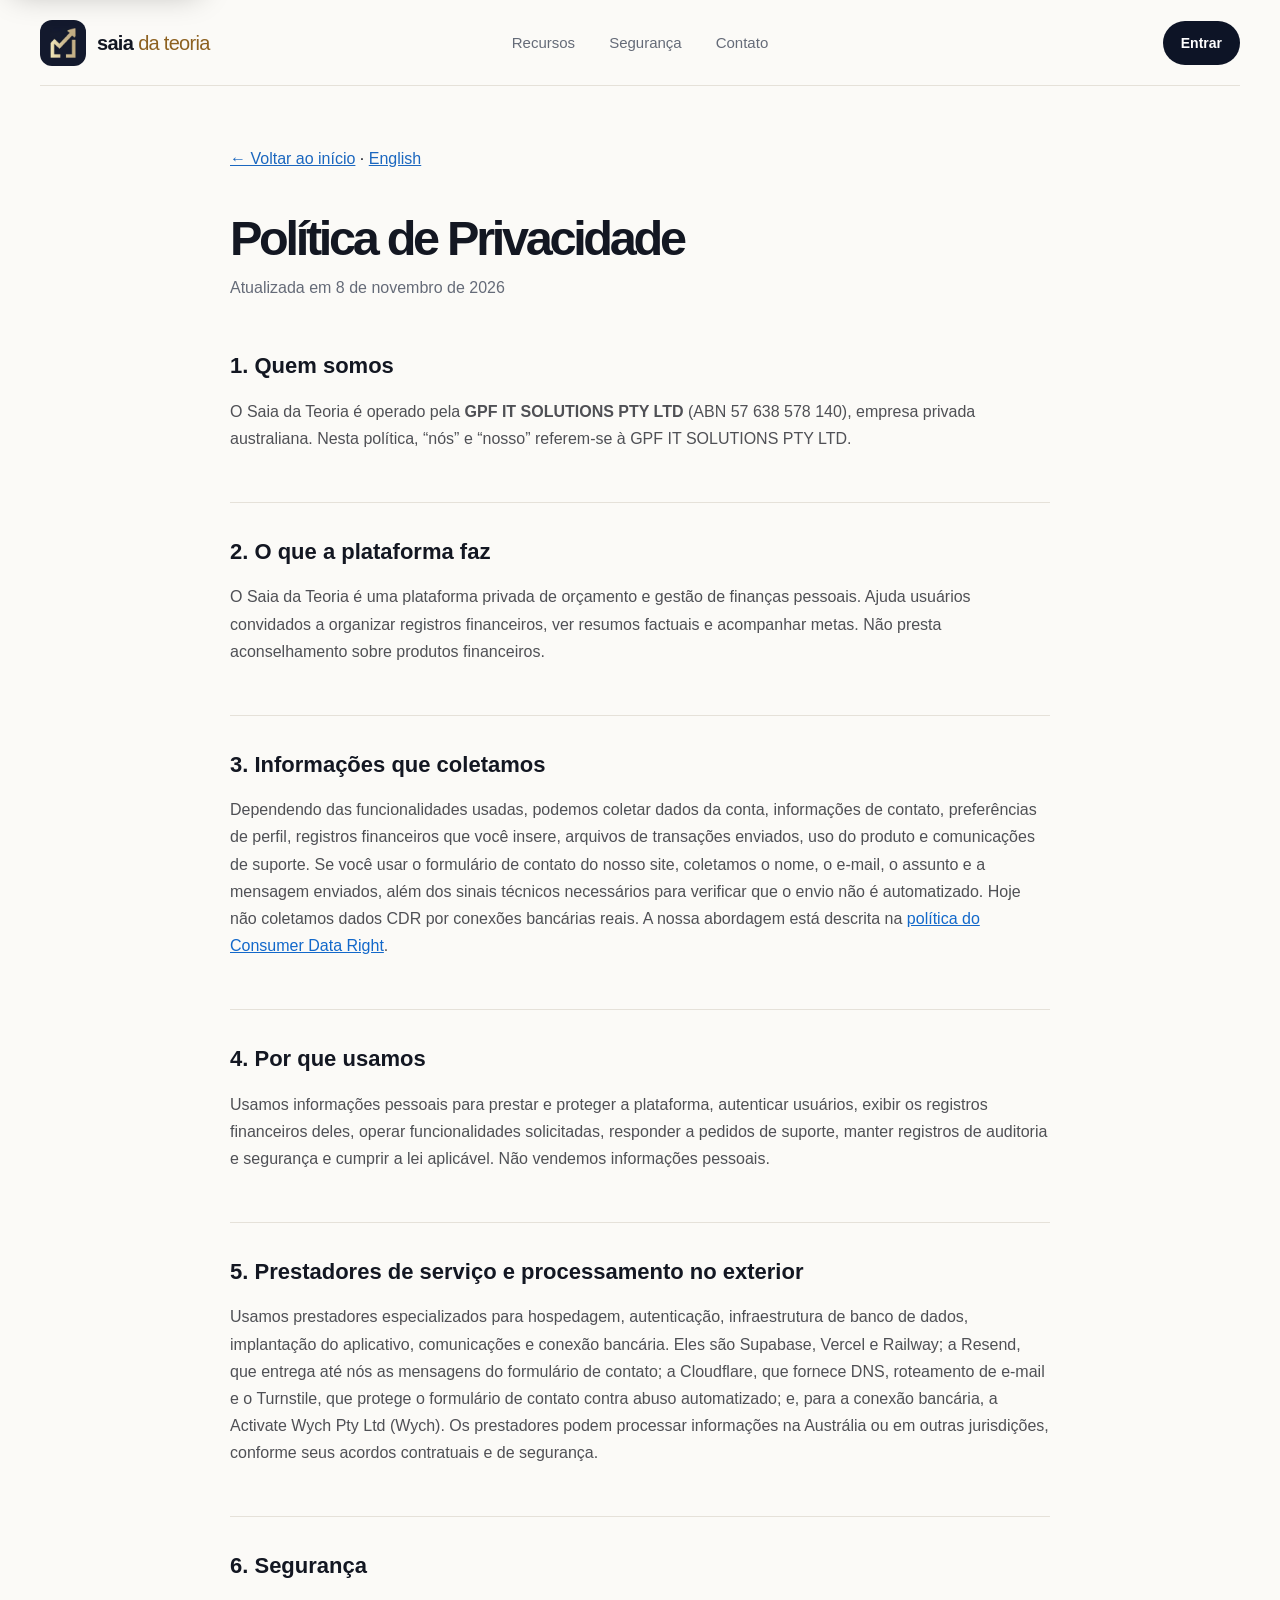
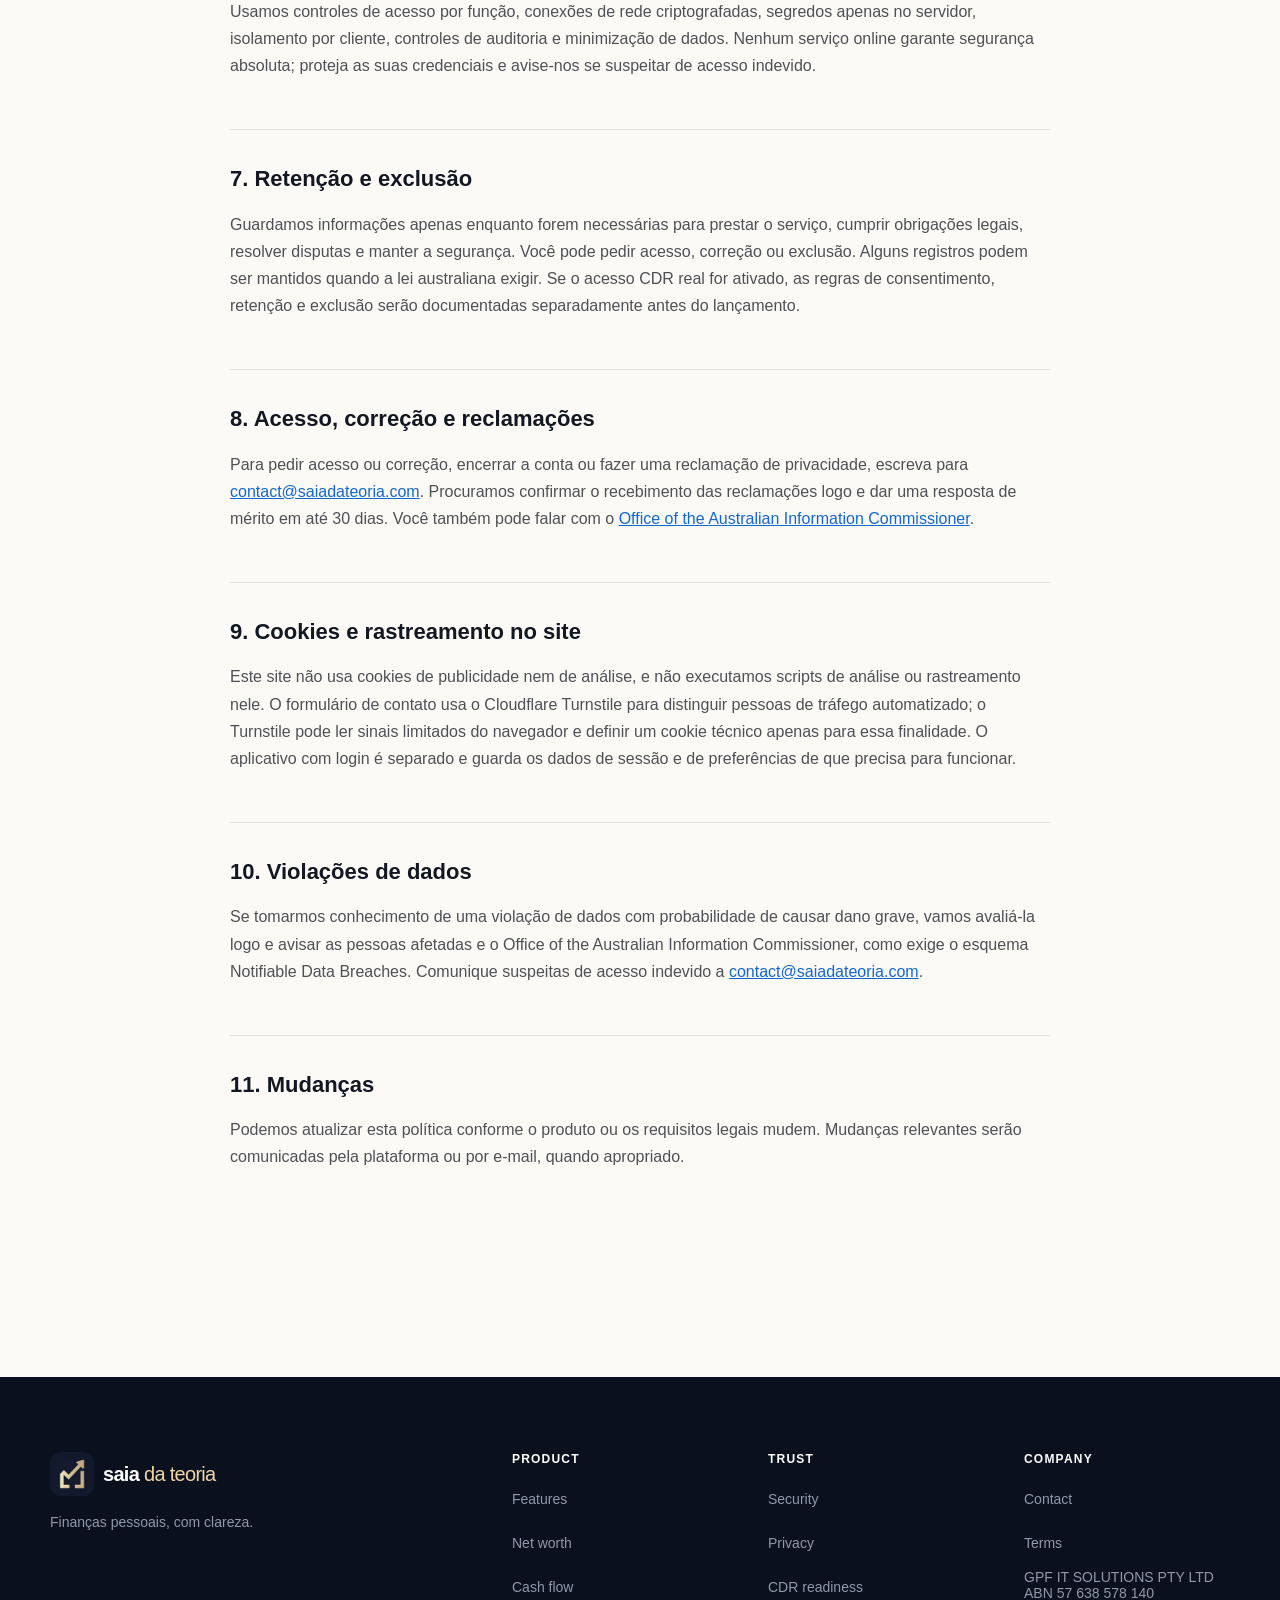
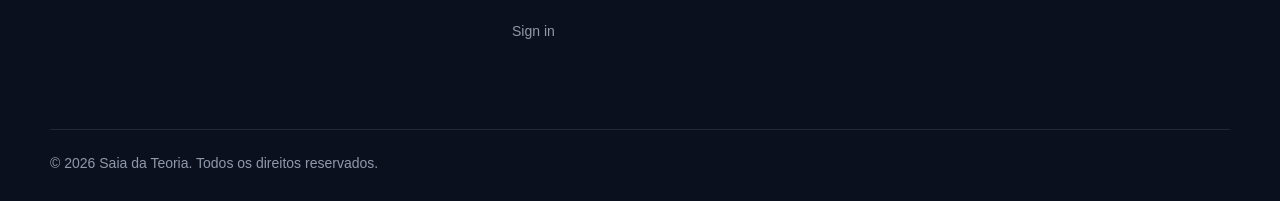
<file: pt/privacy.html>
<!doctype html><html lang="pt-BR"><head><meta charset="UTF-8"><meta name="viewport" content="width=device-width,initial-scale=1"><meta name="description" content="Como a GPF IT SOLUTIONS PTY LTD coleta, usa e protege informações pessoais no Saia da Teoria."><link rel="canonical" href="https://saiadateoria.com/pt/privacy"><link rel="alternate" hreflang="en-AU" href="https://saiadateoria.com/privacy"><link rel="alternate" hreflang="pt-BR" href="https://saiadateoria.com/pt/privacy"><link rel="icon" type="image/png" sizes="512x512" href="/brand-icon.png"><link rel="apple-touch-icon" href="/apple-touch-icon.png"><link rel="stylesheet" href="/styles.css?v=28"><title>Política de Privacidade | Saia da Teoria</title><meta property="og:title" content="Política de Privacidade | Saia da Teoria"><meta property="og:description" content="Como a GPF IT SOLUTIONS PTY LTD coleta, usa e protege informações pessoais no Saia da Teoria."><meta property="og:type" content="website"><meta property="og:url" content="https://saiadateoria.com/pt/privacy"><meta property="og:image" content="https://saiadateoria.com/og.png"><meta name="twitter:card" content="summary_large_image"></head><body>
<header class="site-header legal-header"><nav class="nav legal-nav"><a class="brand brand-light" href="/" aria-label="Saia da Teoria home"><img class="brand-symbol" src="/brand-icon.png" alt=""><span class="brand-wordmark"><b>saia</b> <em>da teoria</em></span></a><div class="nav-links legal-links"><a href="/features">Recursos</a><a href="/security">Segurança</a><a href="/contact">Contato</a></div><a class="button button-small button-dark" href="https://app.saiadateoria.com" target="_blank" rel="noopener">Entrar</a></nav></header>
<main class="legal-shell"><a class="back" href="/">← Voltar ao início</a> · <a class="back" href="/privacy" hreflang="en-AU" lang="en-AU">English</a><h1>Política de Privacidade</h1><p class="updated">Atualizada em 8 de novembro de 2026</p>
<section><h2>1. Quem somos</h2><p>O Saia da Teoria é operado pela <strong>GPF IT SOLUTIONS PTY LTD</strong> (ABN 57 638 578 140), empresa privada australiana. Nesta política, “nós” e “nosso” referem-se à GPF IT SOLUTIONS PTY LTD.</p></section>
<section><h2>2. O que a plataforma faz</h2><p>O Saia da Teoria é uma plataforma privada de orçamento e gestão de finanças pessoais. Ajuda usuários convidados a organizar registros financeiros, ver resumos factuais e acompanhar metas. Não presta aconselhamento sobre produtos financeiros.</p></section>
<section><h2>3. Informações que coletamos</h2><p>Dependendo das funcionalidades usadas, podemos coletar dados da conta, informações de contato, preferências de perfil, registros financeiros que você insere, arquivos de transações enviados, uso do produto e comunicações de suporte. Se você usar o formulário de contato do nosso site, coletamos o nome, o e-mail, o assunto e a mensagem enviados, além dos sinais técnicos necessários para verificar que o envio não é automatizado. Hoje não coletamos dados CDR por conexões bancárias reais. A nossa abordagem está descrita na <a href="/pt/cdr-policy">política do Consumer Data Right</a>.</p></section>
<section><h2>4. Por que usamos</h2><p>Usamos informações pessoais para prestar e proteger a plataforma, autenticar usuários, exibir os registros financeiros deles, operar funcionalidades solicitadas, responder a pedidos de suporte, manter registros de auditoria e segurança e cumprir a lei aplicável. Não vendemos informações pessoais.</p></section>
<section><h2>5. Prestadores de serviço e processamento no exterior</h2><p>Usamos prestadores especializados para hospedagem, autenticação, infraestrutura de banco de dados, implantação do aplicativo, comunicações e conexão bancária. Eles são Supabase, Vercel e Railway; a Resend, que entrega até nós as mensagens do formulário de contato; a Cloudflare, que fornece DNS, roteamento de e-mail e o Turnstile, que protege o formulário de contato contra abuso automatizado; e, para a conexão bancária, a Activate Wych Pty Ltd (Wych). Os prestadores podem processar informações na Austrália ou em outras jurisdições, conforme seus acordos contratuais e de segurança.</p></section>
<section><h2>6. Segurança</h2><p>Usamos controles de acesso por função, conexões de rede criptografadas, segredos apenas no servidor, isolamento por cliente, controles de auditoria e minimização de dados. Nenhum serviço online garante segurança absoluta; proteja as suas credenciais e avise-nos se suspeitar de acesso indevido.</p></section>
<section><h2>7. Retenção e exclusão</h2><p>Guardamos informações apenas enquanto forem necessárias para prestar o serviço, cumprir obrigações legais, resolver disputas e manter a segurança. Você pode pedir acesso, correção ou exclusão. Alguns registros podem ser mantidos quando a lei australiana exigir. Se o acesso CDR real for ativado, as regras de consentimento, retenção e exclusão serão documentadas separadamente antes do lançamento.</p></section>
<section><h2>8. Acesso, correção e reclamações</h2><p>Para pedir acesso ou correção, encerrar a conta ou fazer uma reclamação de privacidade, escreva para <a href="mailto:contact@saiadateoria.com">contact@saiadateoria.com</a>. Procuramos confirmar o recebimento das reclamações logo e dar uma resposta de mérito em até 30 dias. Você também pode falar com o <a href="https://www.oaic.gov.au" target="_blank" rel="noopener">Office of the Australian Information Commissioner</a>.</p></section>
<section><h2>9. Cookies e rastreamento no site</h2><p>Este site não usa cookies de publicidade nem de análise, e não executamos scripts de análise ou rastreamento nele. O formulário de contato usa o Cloudflare Turnstile para distinguir pessoas de tráfego automatizado; o Turnstile pode ler sinais limitados do navegador e definir um cookie técnico apenas para essa finalidade. O aplicativo com login é separado e guarda os dados de sessão e de preferências de que precisa para funcionar.</p></section>
<section><h2>10. Violações de dados</h2><p>Se tomarmos conhecimento de uma violação de dados com probabilidade de causar dano grave, vamos avaliá-la logo e avisar as pessoas afetadas e o Office of the Australian Information Commissioner, como exige o esquema Notifiable Data Breaches. Comunique suspeitas de acesso indevido a <a href="mailto:contact@saiadateoria.com">contact@saiadateoria.com</a>.</p></section>
<section><h2>11. Mudanças</h2><p>Podemos atualizar esta política conforme o produto ou os requisitos legais mudem. Mudanças relevantes serão comunicadas pela plataforma ou por e-mail, quando apropriado.</p></section>
</main><footer><div class="footer-brand"><div class="footer-lockup"><img src="/brand-icon.png" alt="" /><span><b>saia</b> <em>da teoria</em></span></div><p>Finanças pessoais, com clareza.</p></div><div><strong>Product</strong><a href="/features">Features</a><a href="/net-worth">Net worth</a><a href="/cash-flow">Cash flow</a><a href="https://app.saiadateoria.com" target="_blank" rel="noopener">Sign in</a></div><div><strong>Trust</strong><a href="/security">Security</a><a href="/privacy">Privacy</a><a href="/cdr-policy">CDR readiness</a></div><div><strong>Company</strong><a href="/contact">Contact</a><a href="/terms">Terms</a><span>GPF IT SOLUTIONS PTY LTD<br />ABN 57 638 578 140</span></div><div class="copyright">© <span id="year"></span> Saia da Teoria. Todos os direitos reservados.</div></footer><script src="/script.js?v=17"></script></body></html>
</file>
<file: styles.css>
:root{--navy:#0d1426;--navy2:#151e33;--ink:#131722;--muted:#656b78;--paper:#f4f2ed;--cream:#fbfaf7;--white:#fff;--gold:#c99645;--gold2:#efd6a6;--line:#dedbd3;--blue:#3978e8;--green:#3d9b72}*{box-sizing:border-box}html{scroll-behavior:smooth;font-size:16px}body{margin:0;background:var(--cream);color:var(--ink);font-family:-apple-system,BlinkMacSystemFont,"SF Pro Display","SF Pro Text","Helvetica Neue",Arial,sans-serif;-webkit-font-smoothing:antialiased}a{color:inherit;text-decoration:none}button{font:inherit;cursor:pointer}h1,h2,h3,h4,p{margin-top:0}:focus-visible{outline:2px solid #fff;outline-offset:3px;border-radius:6px;box-shadow:0 0 0 5px #1d64d8}.skip-link{position:fixed;z-index:10000;top:12px;left:12px;padding:12px 16px;border-radius:10px;background:#fff;color:var(--navy);font-weight:700;box-shadow:0 8px 30px rgba(0,0,0,.25);transform:translateY(-160%);transition:transform .15s ease}.skip-link:focus{transform:none}.site-header{position:fixed;z-index:50;top:0;width:100%;color:#fff;transition:background-color .2s ease,backdrop-filter .2s ease}.site-header.is-scrolled{background:rgba(13,20,38,.85);backdrop-filter:blur(10px)}.legal-header.is-scrolled{background:rgba(251,250,247,.88);backdrop-filter:blur(10px)}.nav{width:min(1200px,calc(100% - 48px));height:86px;margin:auto;display:grid;grid-template-columns:1fr auto 1fr;align-items:center}.brand{justify-self:start;display:flex;height:48px}.brand img{width:auto;height:48px;border-radius:10px}.nav-links{display:flex;gap:34px;color:#b6bdca;font-size:15px}.nav-links a{min-height:44px;display:inline-flex;align-items:center}.nav-links a:hover{color:#fff}.nav>.button{justify-self:end}.button{min-height:52px;padding:0 24px;border-radius:999px;display:inline-flex;align-items:center;justify-content:center;gap:12px;font-size:16px;font-weight:650;transition:.25s ease}.button:hover{transform:translateY(-2px)}.button-small{min-height:44px;padding:0 18px;font-size:14px}.button-dark{background:#fff;color:var(--navy)}.button-gold{background:linear-gradient(135deg,var(--gold2),var(--gold));color:#211a0e;box-shadow:0 12px 35px rgba(201,150,69,.2)}
.page-transition{position:fixed;z-index:9999;inset:0;background:rgba(8,13,25,.96);display:grid;place-items:center;opacity:0;visibility:hidden;pointer-events:none;transition:opacity .16s ease,visibility 0s linear .16s}.page-transition.is-visible{opacity:1;visibility:visible;pointer-events:auto;transition:opacity .16s ease}.transition-brand{display:flex;flex-direction:column;align-items:center;color:#fff}.transition-brand img{width:138px;height:auto;border-radius:12px}.transition-spinner{width:30px;height:30px;margin:34px 0 18px;border:2px solid rgba(239,214,166,.2);border-top-color:var(--gold2);border-radius:50%;animation:spin .75s linear infinite}.transition-brand p{margin:0;color:#aeb6c6;font-size:14px;letter-spacing:.01em}@keyframes spin{to{transform:rotate(360deg)}}
.menu-button,.mobile-menu{display:none}
.hero{min-height:900px;padding:180px max(24px,calc((100vw - 1200px)/2)) 100px;position:relative;overflow:hidden;background:radial-gradient(circle at 75% 26%,rgba(67,94,146,.33),transparent 34%),radial-gradient(circle at 22% 5%,rgba(201,150,69,.12),transparent 24%),var(--navy);color:#fff}.hero:after{content:"";position:absolute;inset:auto -15% -400px 30%;height:600px;background:rgba(255,255,255,.035);filter:blur(100px);border-radius:50%}.hero-copy-wrap{width:54%;position:relative;z-index:2}.eyebrow,.section-label{margin-bottom:22px;color:#a26e22;font-size:13px;font-weight:700;letter-spacing:.12em;text-transform:uppercase}.eyebrow{color:var(--gold2)}.eyebrow i{display:inline-block;width:7px;height:7px;margin-right:9px;border-radius:50%;background:#62bd8e;box-shadow:0 0 0 5px rgba(98,189,142,.1)}h1{max-width:780px;margin-bottom:28px;font-size:clamp(64px,7.3vw,104px);line-height:.91;letter-spacing:-.068em}h1 span{color:#939bac}.hero-copy{max-width:610px;margin-bottom:36px;color:#aeb6c6;font-size:20px;line-height:1.55;letter-spacing:-.018em}.hero-actions{display:flex;align-items:center;gap:28px}.plain-link{color:#d6dbe4;font-size:16px}.plain-link span{margin-left:8px;color:var(--gold2)}.hero-notes{margin-top:38px;display:flex;gap:26px;color:#8f98a9;font-size:14px}.hero-notes span:before{content:"✓";margin-right:8px;color:#78b89c}
.app-shell{width:810px;position:absolute;z-index:2;left:51%;top:250px;border:1px solid rgba(255,255,255,.12);border-radius:24px;background:#f6f7f9;color:#1c2230;box-shadow:0 50px 100px rgba(0,0,0,.42);overflow:hidden;transform:rotate(.6deg)}.app-top{height:62px;padding:0 18px;display:flex;align-items:center;gap:20px;background:#111a2e}.app-top img{width:72px;height:auto;border-radius:6px}.app-search{width:210px;height:28px;margin-left:auto;border-radius:7px;background:rgba(255,255,255,.07);color:#7f899d;font-size:10px;display:grid;place-items:center}.avatar{width:28px;height:28px;border-radius:50%;background:#d5b77c;color:#222;font-size:9px;display:grid;place-items:center}.app-body{min-height:500px;display:grid;grid-template-columns:145px 1fr}.app-body aside{padding:26px 14px;background:#fff;border-right:1px solid #e6e8ed;display:flex;flex-direction:column;gap:8px}.app-body aside span,.app-body aside b{padding:9px 12px;border-radius:7px;font-size:10px}.app-body aside b{background:#eef1f7;color:#1d2a44}.app-body aside span{color:#7b8290}.app-content{padding:30px}.welcome{display:flex;justify-content:space-between;align-items:start}.welcome small{font-size:8px;letter-spacing:.15em;color:#9b7637}.welcome h2{margin:7px 0 4px;font-size:23px;letter-spacing:-.04em}.welcome p{color:#8a909b;font-size:10px}.welcome button{padding:8px 11px;border:1px solid #dfe2e8;border-radius:7px;background:#fff;font-size:9px;color:#666}.stat-grid{margin-top:18px;display:grid;grid-template-columns:repeat(3,1fr);gap:10px}.stat-grid article{padding:15px;border:1px solid #e1e4e9;border-radius:10px;background:#fff}.stat-grid span{display:block;color:#838a96;font-size:9px}.stat-grid strong{display:block;margin:7px 0;font-size:18px}.stat-grid em{color:#459272;font-size:8px;font-style:normal}.app-panels{margin-top:12px;display:grid;grid-template-columns:1.5fr 1fr;gap:10px}.app-panels article{height:205px;padding:16px;border:1px solid #e1e4e9;border-radius:10px;background:#fff}.panel-title{display:flex;justify-content:space-between;font-size:10px}.panel-title span{color:#9499a2;font-size:8px}.chart-bars{height:138px;margin-top:18px;display:flex;align-items:end;gap:8px;border-bottom:1px solid #e8e9ed;background:repeating-linear-gradient(to bottom,#fff,#fff 33px,#f0f1f3 34px)}.chart-bars i{flex:1;border-radius:3px 3px 0 0;background:linear-gradient(#d3ad6c,#a8792f)}.chart-bars i:nth-child(1){height:25%}.chart-bars i:nth-child(2){height:36%}.chart-bars i:nth-child(3){height:31%}.chart-bars i:nth-child(4){height:48%}.chart-bars i:nth-child(5){height:45%}.chart-bars i:nth-child(6){height:58%}.chart-bars i:nth-child(7){height:54%}.chart-bars i:nth-child(8){height:70%}.chart-bars i:nth-child(9){height:68%}.chart-bars i:nth-child(10){height:77%}.chart-bars i:nth-child(11){height:82%}.chart-bars i:nth-child(12){height:94%}.donut{width:92px;height:92px;margin:18px auto 12px;border-radius:50%;background:conic-gradient(var(--gold) 0 72%,#e9ebef 72%);display:grid;place-items:center;position:relative}.donut:after{content:"";position:absolute;width:64px;height:64px;border-radius:50%;background:#fff}.donut b{z-index:1;font-size:14px}.spend p{margin:6px 0;display:flex;align-items:center;color:#777e8a;font-size:8px}.spend p i{width:5px;height:5px;margin-right:5px;border-radius:50%;background:var(--gold)}.spend p:nth-child(4) i{background:#d7dbe3}.spend p strong{margin-left:auto;color:#333}
.proof-strip{min-height:92px;padding:20px max(24px,calc((100vw - 1200px)/2));display:grid;grid-template-columns:repeat(4,1fr);align-items:center;background:#fff;border-bottom:1px solid #e8e5de}.proof-strip p{margin:0;text-align:center;color:#747984;font-size:12px;font-weight:600;letter-spacing:.03em}.proof-strip p+p{border-left:1px solid #e1ded7}.intro{max-width:850px;margin:auto;padding:145px 24px 85px;text-align:center}.intro h2,.how h2,.security h2,.final-cta h2{margin-bottom:25px;font-size:clamp(44px,5.5vw,70px);line-height:1.02;letter-spacing:-.058em}.section-lead{max-width:650px;margin:auto;color:var(--muted);font-size:19px;line-height:1.6}.feature-showcase{width:min(1180px,calc(100% - 40px));margin:0 auto 150px;display:grid;grid-template-columns:repeat(2,1fr);gap:20px}.feature-card{min-height:500px;padding:48px;border:1px solid #e5e1d9;border-radius:26px;background:#fff;overflow:hidden;position:relative}.feature-wide{grid-column:1/-1;min-height:540px}.feature-half{min-height:450px}.feature-copy{max-width:480px;position:relative;z-index:1}.feature-copy>span{color:#a9782b;font-size:11px;font-weight:700;letter-spacing:.13em;text-transform:uppercase}.feature-copy h3{margin:18px 0 14px;font-size:clamp(31px,3.3vw,47px);line-height:1.05;letter-spacing:-.05em}.feature-copy p{color:var(--muted);font-size:16px;line-height:1.6}.transactions-demo{width:48%;position:absolute;right:48px;bottom:0;padding:20px 22px 5px;border:1px solid #e0e3e9;border-bottom:0;border-radius:16px 16px 0 0;box-shadow:0 20px 60px rgba(24,32,48,.12)}.demo-head{display:flex;justify-content:space-between;padding:0 0 14px;font-size:11px}.demo-head span{color:var(--blue)}.transactions-demo>div:not(.demo-head){display:flex;align-items:center;padding:13px 0;border-top:1px solid #eceef1}.merchant{width:30px;height:30px;margin-right:12px;border-radius:9px;display:grid;place-items:center;color:#fff;font-size:10px;font-style:normal}.coffee{background:#8b6648}.home{background:#3e6591}.income{background:#4e8c6f}.transactions-demo p{margin:0;display:flex;flex-direction:column;font-size:10px}.transactions-demo small{margin-top:3px;color:#8b919c}.transactions-demo>div>strong{margin-left:auto;font-size:10px}.positive{color:var(--green)}.goal-demo{max-width:360px;margin:35px auto 0;padding:25px;border-radius:18px;background:#f5f2eb;text-align:center}.goal-ring{width:160px;height:160px;margin:auto;border-radius:50%;background:conic-gradient(var(--gold) 0 68%,#e1ddd4 68%);display:grid;place-items:center;position:relative}.goal-ring:after{content:"";position:absolute;width:125px;height:125px;border-radius:50%;background:#f5f2eb}.goal-ring span{z-index:1;display:flex;flex-direction:column}.goal-ring b{font-size:27px}.goal-ring small{color:#777;font-size:10px}.goal-demo h4{margin:20px 0 10px}.goal-demo p{display:flex;justify-content:space-between;color:#777;font-size:10px}.goal-line{height:6px;border-radius:6px;background:#ddd8ce}.goal-line i{display:block;width:68%;height:100%;border-radius:6px;background:var(--gold)}.goal-demo>small{display:block;margin-top:10px;color:#999;font-size:9px}.worth-demo{margin-top:45px;padding:25px;border-radius:18px;background:var(--navy);color:#fff}.worth-demo>span{color:#919bad;font-size:10px}.worth-demo>strong{display:block;margin:8px 0;font-size:34px}.mini-line{height:85px;background:linear-gradient(180deg,transparent 55%,rgba(201,150,69,.16)),linear-gradient(166deg,transparent 48%,var(--gold) 49%,var(--gold) 51%,transparent 52%)}.worth-demo p{margin:10px 0 0;display:flex;justify-content:space-between;color:#9ca5b5;font-size:9px}.worth-demo em{font-style:normal}.bank-card{background:#efece4}.bank-demo{margin-top:45px;padding:25px;border-radius:18px;background:#fff}.bank-demo>span{color:#888;font-size:10px}.bank-demo>div{margin:22px 0;display:flex;align-items:center;justify-content:center;gap:15px}.bank-demo b{padding:14px;border:1px solid #ddd;border-radius:10px;font-size:10px}.bank-demo i{width:100px;height:2px;background:linear-gradient(90deg,var(--gold) 50%,transparent 50%);background-size:10px}.bank-demo small{display:block;color:#7d838d;font-size:10px;text-align:center}
.how{padding:145px max(24px,calc((100vw - 1180px)/2));display:grid;grid-template-columns:.9fr 1.1fr;gap:130px;background:var(--paper)}.how-heading{position:sticky;top:100px;align-self:start}.how h2{font-size:clamp(42px,4.6vw,62px)}.how ol{margin:0;padding:0;list-style:none}.how li{padding:36px 0;display:grid;grid-template-columns:52px 1fr;gap:20px;border-top:1px solid #d8d5ce}.how li:last-child{border-bottom:1px solid #d8d5ce}.how li>span{width:36px;height:36px;border-radius:50%;display:grid;place-items:center;background:#fff;color:#9b6e28;font-size:12px}.how li h3{margin:3px 0 10px;font-size:25px;letter-spacing:-.035em}.how li p{max-width:440px;margin:0;color:var(--muted);line-height:1.6}.security{padding:150px max(24px,calc((100vw - 1180px)/2));display:grid;grid-template-columns:1fr 1fr;gap:100px;background:var(--navy);color:#fff}.section-label.light{color:var(--gold2)}.security-copy>p:not(.section-label){color:#a8b1c0;font-size:17px;line-height:1.7}.security-copy>a{display:inline-block;margin-top:20px;color:var(--gold2)}.security-grid{display:grid;grid-template-columns:1fr 1fr;border-top:1px solid #30394c;border-left:1px solid #30394c}.security-grid article{min-height:205px;padding:30px;border-right:1px solid #30394c;border-bottom:1px solid #30394c}.security-grid span{color:var(--gold2);font-size:10px}.security-grid h3{margin:35px 0 10px;font-size:18px}.security-grid p{margin:0;color:#8f99aa;font-size:13px;line-height:1.55}.final-cta{padding:150px 24px;text-align:center;background:#fff}.final-cta>p:not(.section-label){max-width:620px;margin:0 auto 35px;color:var(--muted);font-size:19px;line-height:1.55}.final-cta .button{min-width:210px}.final-actions{display:flex;align-items:center;justify-content:center;gap:28px}.dark-link{color:var(--ink)}
footer{padding:75px max(24px,calc((100vw - 1180px)/2)) 30px;display:grid;grid-template-columns:2fr repeat(3,1fr);gap:50px;background:#0a101e;color:#9099aa;font-size:12px}.footer-brand img{width:120px;border-radius:10px}.footer-brand p{margin-top:18px}footer>div:not(.footer-brand):not(.copyright){display:flex;flex-direction:column;gap:8px}footer a{min-height:36px;display:flex;align-items:center}footer strong{margin-bottom:7px;color:#fff;font-size:11px;text-transform:uppercase;letter-spacing:.1em}footer a:hover{color:#fff}.copyright{grid-column:1/-1;margin-top:30px;padding-top:25px;border-top:1px solid #202839}
.legal-shell{width:min(820px,calc(100% - 40px));margin:0 auto;padding:90px 0 120px}.legal-shell .back{display:inline-block;margin-bottom:48px;color:#1b67bf}.legal-shell h1{font-size:clamp(42px,7vw,66px);margin-bottom:14px}.legal-shell .updated{color:var(--muted);margin-bottom:52px}.legal-shell section{margin-bottom:36px}.legal-shell h2{font-size:22px}.legal-shell p,.legal-shell li{color:#4f5055;font-size:16px;line-height:1.7}.legal-shell a{color:#1268ca;text-decoration:underline}.legal-note{padding:18px 20px;border-radius:14px;background:#fff7e8;border:1px solid #efd5a5}
.legal-nav{border-bottom:1px solid #e5e1d9}.legal-links{color:var(--muted)}.legal-links a:hover,.legal-links a[aria-current="page"]{color:var(--ink)}.legal-links a[aria-current="page"]{font-weight:700}.nav-links:not(.legal-links) a[aria-current="page"]{color:#fff;font-weight:700}.legal-shell{padding-top:100px}.legal-shell section{padding-bottom:34px;border-bottom:1px solid #e5e1d9}.legal-shell section:last-child{border-bottom:0}
.security-hero{min-height:680px;padding:190px max(24px,calc((100vw - 1180px)/2)) 110px;display:grid;grid-template-columns:1.35fr .65fr;align-items:end;gap:100px;background:radial-gradient(circle at 82% 25%,rgba(62,87,137,.35),transparent 30%),var(--navy);color:#fff}.security-hero>div{max-width:760px}.breadcrumb{display:inline-block;margin-bottom:16px;color:#939dae;font-size:13px}.security-hero h1{margin-bottom:28px;font-size:clamp(58px,7vw,94px);line-height:.94}.security-hero>div>p:last-child{max-width:670px;margin:0;color:#aeb6c6;font-size:19px;line-height:1.6}.security-hero aside{padding:30px;border:1px solid #344057;border-radius:18px;background:rgba(22,31,52,.7);display:flex;flex-direction:column;gap:12px}.security-hero aside span{margin-bottom:15px;color:var(--gold2);font-size:10px;letter-spacing:.14em;text-transform:uppercase}.security-hero aside strong{font-size:17px}.security-principles{padding:0 max(24px,calc((100vw - 1180px)/2));display:grid;grid-template-columns:repeat(3,1fr);background:#fff}.security-principles article{min-height:260px;padding:55px 42px;border-right:1px solid #e5e2dc}.security-principles article:first-child{border-left:1px solid #e5e2dc}.security-principles span,.details-list>article>span{color:#a8792f;font-size:10px;font-weight:700}.security-principles h2{margin:50px 0 12px;font-size:23px;letter-spacing:-.035em}.security-principles p{margin:0;color:var(--muted);font-size:14px;line-height:1.6}.security-details{padding:145px max(24px,calc((100vw - 1180px)/2));display:grid;grid-template-columns:.85fr 1.15fr;gap:110px;background:var(--paper)}.details-heading{align-self:start;position:sticky;top:100px}.details-heading h2{font-size:clamp(41px,4.5vw,60px);line-height:1.04;letter-spacing:-.055em}.details-heading>p:last-child{color:var(--muted);line-height:1.7}.details-list article{padding:35px 0;display:grid;grid-template-columns:50px 1fr;border-top:1px solid #d8d5ce}.details-list article:last-child{border-bottom:1px solid #d8d5ce}.details-list h3{margin:0 0 12px;font-size:23px;letter-spacing:-.035em}.details-list p{margin:0;color:var(--muted);font-size:15px;line-height:1.7}.reporting-card{padding:120px max(24px,calc((100vw - 1180px)/2));display:grid;grid-template-columns:1fr 1fr;gap:100px;background:var(--navy2);color:#fff}.reporting-card h2{font-size:clamp(40px,4.5vw,58px);line-height:1.05;letter-spacing:-.05em}.reporting-card>div:last-child>p{margin-bottom:28px;color:#aeb6c6;font-size:16px;line-height:1.7}.reporting-card p a{color:var(--gold2);text-decoration:underline}.security-note{padding:55px max(24px,calc((100vw - 900px)/2));display:grid;grid-template-columns:220px 1fr;gap:60px;background:#fff}.security-note p{margin:0;color:var(--muted);line-height:1.65}
.app-search,.app-body aside span,.app-body aside b,.avatar,.welcome small,.welcome p,.welcome button,.stat-grid span,.stat-grid em,.panel-title,.panel-title span,.spend p{font-size:12px}.welcome small{letter-spacing:.1em}.proof-strip p{font-size:14px}.feature-copy>span,.demo-head{font-size:13px}.merchant,.transactions-demo p,.transactions-demo>div>strong,.transactions-demo small{font-size:12px}.goal-ring small,.goal-demo p,.goal-demo>small,.worth-demo>span,.worth-demo p,.bank-demo>span,.bank-demo b,.bank-demo small{font-size:12px}.security-grid span,.security-hero aside span,.security-principles span,.details-list>article>span{font-size:12px}.security-grid p{font-size:15px}.security-principles p{font-size:16px}.details-list p{font-size:16px}.breadcrumb{font-size:14px}footer{font-size:14px}footer strong{font-size:12px}.transition-brand p{font-size:16px}
.brand{gap:11px;align-items:center}.brand .brand-symbol{width:46px;height:46px;object-fit:cover;border-radius:12px}.brand-wordmark,.footer-lockup span,.app-brand span,.transition-lockup span{white-space:nowrap;font-size:20px;line-height:1;letter-spacing:-.035em}.brand-wordmark{height:auto;display:inline-flex;align-items:baseline;gap:5px}.brand-wordmark b,.footer-lockup b,.app-brand b,.transition-lockup b{color:#fff;font-weight:700}.brand-wordmark em,.footer-lockup em,.app-brand em,.transition-lockup em{color:var(--gold2);font-style:normal;font-weight:500}.brand-light .brand-wordmark b{color:var(--ink)}.brand-light~.button-dark{background:var(--navy);color:#fff}.app-brand,.footer-lockup,.transition-lockup{display:flex;align-items:center;gap:9px}.app-top .app-brand img{width:30px;height:30px;object-fit:cover;border-radius:8px}.app-brand span{font-size:13px}.footer-brand .footer-lockup img{width:44px;height:44px;object-fit:cover;border-radius:11px}.transition-brand .transition-lockup img{width:58px;height:58px;object-fit:cover;border-radius:15px}.transition-lockup span{font-size:24px}
.hero{display:grid;grid-template-columns:minmax(0,.95fr) minmax(0,1.05fr);gap:64px;align-items:center;padding-left:max(24px,calc((100vw - 1280px)/2));padding-right:max(24px,calc((100vw - 1280px)/2))}.hero-copy-wrap{width:auto}.hero h1{font-size:clamp(58px,5.5vw,80px);line-height:.94}.app-shell{width:100%;max-width:720px;position:relative;left:auto;top:auto;justify-self:end}
.app-shell{margin:0;background:#111729;transform:rotate(.35deg)}.app-shell>img{display:block;width:100%;height:auto}.app-shell figcaption{min-height:42px;padding:0 16px;display:flex;align-items:center;justify-content:space-between;border-top:1px solid rgba(255,255,255,.1);background:#111729;color:#aeb6c6;font-size:12px;letter-spacing:.02em}.app-shell figcaption span:first-child{color:#fff;font-weight:650}.app-shell figcaption span:last-child:before{content:"";display:inline-block;width:6px;height:6px;margin-right:7px;border-radius:50%;background:#62bd8e;box-shadow:0 0 0 4px rgba(98,189,142,.1)}
.feature-card.bank-card{grid-column:1/-1;min-height:430px}.bank-card .feature-copy{max-width:500px}.bank-card .bank-demo{width:46%;position:absolute;right:48px;bottom:48px;margin:0}
@media(max-width:1050px){.hero{min-height:auto;grid-template-columns:1fr;gap:70px;padding-top:150px;padding-bottom:80px}.hero-copy-wrap{width:100%;max-width:760px;margin:auto;text-align:center}.hero-copy{margin-left:auto;margin-right:auto}.hero-actions,.hero-notes{justify-content:center}.app-shell{width:min(820px,94vw);max-width:none;margin:0 auto;justify-self:center;transform:none}}
@media(max-width:900px){.nav{grid-template-columns:1fr auto}.nav-links{display:none}.hero{min-height:auto;padding-bottom:80px}.hero-copy-wrap{width:100%;text-align:center}.hero-copy{margin-left:auto;margin-right:auto}.hero-actions,.hero-notes{justify-content:center}.app-shell{width:min(760px,92vw);position:relative;left:auto;top:auto;margin:80px auto 0;transform:none}.proof-strip{grid-template-columns:repeat(2,1fr);gap:20px}.proof-strip p:nth-child(3){border-left:0}.transactions-demo{width:52%}.how,.security{grid-template-columns:1fr;gap:65px}.how-heading{position:static}.security-grid{max-width:700px}}
@media(max-width:900px){.security-hero{grid-template-columns:1fr;gap:55px}.security-hero aside{max-width:520px}.security-details,.reporting-card{grid-template-columns:1fr;gap:60px}.details-heading{position:static}}
@media(max-width:640px){.nav{width:calc(100% - 30px)}.brand,.brand img{height:40px}.nav .button span{display:none}.hero{gap:34px;padding:135px 18px 60px}h1{font-size:clamp(54px,17vw,76px)}.hero-copy{font-size:18px}.hero-actions{flex-direction:column;gap:20px}.hero-notes{gap:10px;flex-direction:column}.app-shell{margin-top:16px;border-radius:15px}.app-shell>img{height:310px;object-fit:cover;object-position:22% top}.app-shell figcaption{padding:0 12px;font-size:11px}.proof-strip{grid-template-columns:1fr 1fr}.proof-strip p{font-size:12px}.intro{padding:100px 20px 60px}.feature-showcase{width:calc(100% - 24px);grid-template-columns:1fr;margin-bottom:90px}.feature-card,.feature-wide,.feature-half{grid-column:auto;min-height:480px;padding:30px}.transactions-demo{width:calc(100% - 60px);right:30px}.feature-tall{min-height:640px}.how,.security{padding:100px 22px}.security-grid{grid-template-columns:1fr}.security-grid article{min-height:auto}.final-cta{padding:100px 20px}.final-cta h2 br{display:none}.final-actions{flex-direction:column;gap:20px}footer{grid-template-columns:1fr 1fr}.footer-brand,.copyright{grid-column:1/-1}}
@media(max-width:640px){.brand .brand-symbol{width:40px;height:40px}.brand-wordmark{font-size:18px}}
@media(max-width:640px){.feature-card.bank-card{min-height:590px}.bank-card .bank-demo{width:auto;position:relative;right:auto;bottom:auto;margin-top:35px}}
@media(max-width:900px){body.mobile-menu-open{overflow:hidden}.nav{grid-template-columns:1fr auto;height:72px}.nav>.button{display:none}.menu-button{width:44px;height:44px;padding:0;border:1px solid rgba(255,255,255,.18);border-radius:50%;background:rgba(255,255,255,.08);display:grid;place-content:center;gap:6px;color:inherit}.brand-light~.menu-button{border-color:#d8d5ce;background:#fff}.menu-button span{width:18px;height:1.5px;background:currentColor;transition:transform .2s}.menu-open .menu-button span:first-child{transform:translateY(3.75px) rotate(45deg)}.menu-open .menu-button span:last-child{transform:translateY(-3.75px) rotate(-45deg)}.mobile-menu{position:absolute;z-index:20;top:64px;left:0;width:100%;padding:14px;border:1px solid #30394c;border-radius:18px;background:#111a2e;box-shadow:0 24px 60px rgba(0,0,0,.35);display:flex;flex-direction:column;opacity:0;visibility:hidden;transform:translateY(-8px);transition:.2s ease}.menu-open .mobile-menu{opacity:1;visibility:visible;transform:none}.mobile-menu a{min-height:48px;padding:0 14px;border-bottom:1px solid #293247;display:flex;align-items:center;color:#e9edf4;font-size:16px}.mobile-menu a:last-child{border-bottom:0}.mobile-app-link{margin-top:8px;border-radius:12px;background:var(--gold);color:#1c160d!important;font-weight:700;justify-content:space-between}}
@media(max-width:640px){.security-hero{min-height:auto;padding:145px 22px 80px}.security-hero h1{font-size:clamp(52px,15vw,72px)}.breadcrumb{margin-bottom:48px}.security-principles{grid-template-columns:1fr;padding:0 22px}.security-principles article,.security-principles article:first-child{min-height:auto;padding:40px 12px;border-left:0;border-right:0;border-bottom:1px solid #e5e2dc}.security-principles h2{margin-top:26px}.security-details,.reporting-card{padding:100px 22px}.security-note{padding:50px 22px;grid-template-columns:1fr;gap:15px}}
@media(prefers-reduced-motion:no-preference){.hero-copy-wrap>*{animation:rise .65s ease-out both}.hero-copy-wrap>*:nth-child(2){animation-delay:.06s}.hero-copy-wrap>*:nth-child(3){animation-delay:.12s}.app-shell{animation:floatIn .8s .15s ease-out both}@keyframes rise{from{opacity:0;transform:translateY(14px)}}@keyframes floatIn{from{opacity:0;transform:translateY(24px) rotate(.6deg)}}}
@media(prefers-reduced-motion:reduce){html{scroll-behavior:auto}body,.page-transition{transition:none}.transition-spinner{animation:none;border-color:var(--gold2)}}

/* Authentic product views */
.product-crop{margin:34px 0 0;overflow:hidden;border:1px solid #31364a;border-radius:18px;background:#15192b;box-shadow:0 24px 55px rgba(24,32,48,.16)}
.product-crop img{display:block;width:100%;height:100%;object-fit:cover}
.feature-wide .product-crop{width:49%;height:350px;position:absolute;right:0;bottom:0;margin:0;border-right:0;border-bottom:0;border-radius:18px 0 0}
.product-crop-worth img{object-position:center}
.feature-tall .product-crop{height:255px}
.product-crop-flow img{object-position:center}
.feature-half .product-crop{height:210px}
.product-crop-allocation img{object-position:center top}
.bank-card .product-crop{width:46%;height:315px;position:absolute;right:48px;bottom:48px;margin:0}
.product-crop-overview img{object-position:center top}
@media(max-width:900px){.feature-wide .product-crop{width:52%}}
@media(max-width:640px){.feature-card,.feature-wide,.feature-half{min-height:535px}.feature-wide .product-crop,.feature-tall .product-crop,.feature-half .product-crop,.bank-card .product-crop{width:calc(100% - 60px);height:235px;position:absolute;right:30px;bottom:0;margin:0;border-radius:16px 16px 0 0}.product-crop img{object-fit:contain}.feature-tall,.feature-card.bank-card{min-height:590px}.bank-card .product-crop{height:250px}}

/* Product and company pages */
.section-link{min-height:44px;margin-top:24px;display:inline-flex;align-items:center;gap:9px;color:#8d6120;font-weight:700}.feature-copy>a{min-height:42px;margin-top:12px;display:inline-flex;align-items:center;gap:8px;color:#8d6120;font-size:14px;font-weight:700}.content-hero{min-height:650px;padding:150px max(24px,calc((100vw - 1180px)/2)) 100px;display:grid;grid-template-columns:1.35fr .65fr;align-items:end;gap:100px;background:var(--paper)}.content-hero>div{max-width:760px}.content-hero h1,.detail-hero h1,.product-hero h1{margin-bottom:28px;font-size:clamp(58px,7vw,94px);line-height:.94;letter-spacing:-.065em}.content-hero>div>p:not(.section-label),.detail-hero>div>p:not(.section-label),.product-hero>div>p:not(.section-label){max-width:680px;color:var(--muted);font-size:19px;line-height:1.65}.content-hero aside{padding:30px;border:1px solid #d9d5cc;border-radius:20px;background:#fff;display:flex;flex-direction:column;gap:13px}.content-hero aside>span,.content-hero aside>p{color:var(--muted);font-size:13px;line-height:1.55}.content-hero aside>span{text-transform:uppercase;letter-spacing:.12em;font-weight:700}.content-hero aside>a{font-size:18px;font-weight:700;color:#145eae}.content-split,.beta-boundary{padding:135px max(24px,calc((100vw - 1180px)/2));display:grid;grid-template-columns:.9fr 1.1fr;gap:110px}.content-split h2,.beta-boundary h2{font-size:clamp(40px,4.5vw,60px);line-height:1.05;letter-spacing:-.05em}.content-split>div:last-child p,.beta-boundary>div:last-child p{color:var(--muted);font-size:18px;line-height:1.7}.beta-boundary>div:last-child a{color:#8d6120;font-weight:700}.value-grid,.detail-points{padding:0 max(24px,calc((100vw - 1180px)/2));display:grid;grid-template-columns:repeat(3,1fr);background:#fff}.value-grid article,.detail-points article{min-height:310px;padding:52px 40px;border:1px solid #e5e1d9;border-right:0}.value-grid article:last-child,.detail-points article:last-child{border-right:1px solid #e5e1d9}.value-grid span,.detail-points span,.contact-options span,.product-index span{color:#a8792f;font-size:12px;font-weight:700;letter-spacing:.1em}.value-grid h2,.detail-points h2{margin:70px 0 14px;font-size:28px;letter-spacing:-.04em}.value-grid p,.detail-points p{color:var(--muted);line-height:1.65}.company-record{padding:120px max(24px,calc((100vw - 1180px)/2));display:grid;grid-template-columns:1fr 1fr;gap:100px;background:var(--navy);color:#fff}.company-record h2{font-size:clamp(42px,5vw,66px);line-height:1;letter-spacing:-.055em}.company-record>div:last-child p{margin-bottom:28px;color:#aeb6c6;font-size:17px;line-height:1.7}.contact-options,.product-index{padding:90px max(24px,calc((100vw - 1180px)/2)) 130px;display:grid;grid-template-columns:repeat(3,1fr);gap:18px}.contact-options>a,.product-index>a{min-height:330px;padding:38px;border:1px solid #e3dfd7;border-radius:22px;background:#fff;transition:.2s ease}.contact-options>a:hover,.product-index>a:hover{transform:translateY(-4px);box-shadow:0 18px 50px rgba(24,32,48,.08)}.contact-options h2,.product-index h2{margin:72px 0 13px;font-size:30px;letter-spacing:-.045em}.contact-options p,.product-index p{color:var(--muted);line-height:1.6}.contact-options b,.product-index b{display:block;margin-top:30px;color:#8d6120}.response-note{padding:60px max(24px,calc((100vw - 900px)/2));display:grid;grid-template-columns:220px 1fr;gap:60px;background:var(--paper)}.response-note p{margin:0;color:var(--muted);line-height:1.7}.product-hero{min-height:720px;padding:150px max(24px,calc((100vw - 1240px)/2)) 100px;display:grid;grid-template-columns:.9fr 1.1fr;align-items:center;gap:80px;background:var(--navy);color:#fff}.product-hero>div>p:not(.section-label){color:#aeb6c6}.product-hero figure{margin:0;overflow:hidden;border:1px solid #30394c;border-radius:22px;background:#111729;box-shadow:0 40px 80px rgba(0,0,0,.35)}.product-hero figure img{display:block;width:100%;height:auto}.product-hero figcaption{min-height:44px;padding:0 15px;display:flex;align-items:center;color:#aeb6c6;font-size:12px}.product-index{grid-template-columns:repeat(4,1fr)}.product-index>a{min-height:310px}.product-index h2{font-size:27px}.beta-boundary{background:var(--paper)}.detail-hero{min-height:680px;padding:130px max(24px,calc((100vw - 1180px)/2));display:grid;grid-template-columns:1fr 1fr;align-items:center;gap:90px}.detail-hero.reverse>div{order:2}.detail-hero.reverse>figure{order:1}.detail-hero figure{margin:0;overflow:hidden;border:1px solid #30394c;border-radius:22px;background:var(--navy);box-shadow:0 30px 70px rgba(24,32,48,.15)}.detail-hero figure img{display:block;width:100%;height:auto}.detail-hero figcaption{min-height:42px;padding:0 15px;display:flex;align-items:center;background:var(--navy);color:#aeb6c6;font-size:12px}
@media(max-width:900px){.content-hero,.content-split,.company-record,.product-hero,.beta-boundary,.detail-hero{grid-template-columns:1fr;gap:60px}.content-hero{padding-top:130px}.product-index{grid-template-columns:1fr 1fr}.detail-hero.reverse>div,.detail-hero.reverse>figure{order:initial}}
@media(max-width:640px){.content-hero,.product-hero,.detail-hero{min-height:auto;padding:125px 22px 80px}.content-hero h1,.detail-hero h1,.product-hero h1{font-size:clamp(52px,14vw,70px)}.content-split,.beta-boundary,.company-record{padding:90px 22px;gap:35px}.value-grid,.detail-points,.contact-options,.product-index{padding:0 14px 80px;grid-template-columns:1fr}.value-grid article,.detail-points article{min-height:auto;padding:38px 20px;border-right:1px solid #e5e1d9;border-bottom:0}.value-grid article:last-child,.detail-points article:last-child{border-bottom:1px solid #e5e1d9}.value-grid h2,.detail-points h2{margin-top:35px}.contact-options,.product-index{padding-top:55px}.contact-options>a,.product-index>a{min-height:auto}.contact-options h2,.product-index h2{margin-top:45px}.response-note{padding:48px 22px;grid-template-columns:1fr;gap:14px}}
.contact-form-section{padding:90px max(24px,calc((100vw - 900px)/2)) 130px}
#contact-form{display:flex;flex-direction:column;gap:22px;max-width:640px}
#contact-form label{display:flex;flex-direction:column;gap:8px;font-size:14px;font-weight:650;color:var(--ink)}
#contact-form label span[aria-hidden]{color:#a8792f}
#contact-form input,#contact-form select,#contact-form textarea{font:inherit;font-weight:400;font-size:16px;padding:14px 16px;border:1px solid #d9d5cc;border-radius:12px;background:#fff;color:var(--ink)}
#contact-form input:focus-visible,#contact-form select:focus-visible,#contact-form textarea:focus-visible{outline:2px solid var(--blue);outline-offset:1px;border-color:var(--blue)}
#contact-form textarea{resize:vertical;min-height:140px;font-family:inherit}
.form-row{display:grid;grid-template-columns:1fr 1fr;gap:22px}
.hp-field{position:absolute;left:-9999px;width:1px;height:1px;overflow:hidden}
.form-footer{display:flex;align-items:center;justify-content:space-between;gap:20px;flex-wrap:wrap}
#cf-status{margin:0;font-size:14px;color:var(--muted)}
#cf-status[data-state="success"]{color:var(--green);font-weight:650}
#cf-status[data-state="error"]{color:#b23b3b;font-weight:650}
#contact-form button[type="submit"]{display:inline-flex;align-items:center;gap:10px}
.cf-spinner{display:none;width:16px;height:16px;border:2px solid rgba(33,26,14,.3);border-top-color:#211a0e;border-radius:50%;animation:cf-spin .7s linear infinite}
#contact-form.is-submitting .cf-spinner{display:inline-block}
#contact-form.is-submitting button[type="submit"]{opacity:.85;pointer-events:none}
@keyframes cf-spin{to{transform:rotate(360deg)}}
@media(max-width:640px){.contact-form-section{padding:55px 22px 80px}.form-row{grid-template-columns:1fr}}
.cf-turnstile{margin-top:-6px}
#contact-form button[type="submit"]:disabled{opacity:.5;pointer-events:none}
.not-found-hero{min-height:calc(100vh - 86px);padding:150px max(24px,calc((100vw - 760px)/2)) 120px;display:flex;flex-direction:column;align-items:flex-start;justify-content:center;gap:22px;background:var(--navy);color:#fff}
.not-found-hero span{color:#8d9bc2;font-size:13px;font-weight:700;letter-spacing:.14em;text-transform:uppercase}
.not-found-hero h1{margin:0;font-size:clamp(70px,11vw,130px);line-height:.9;letter-spacing:-.06em;color:var(--gold2)}
.not-found-hero p{max-width:480px;color:#aeb6c6;font-size:19px;line-height:1.65}
.not-found-actions{display:flex;flex-wrap:wrap;align-items:center;gap:22px}
@media(max-width:640px){.not-found-hero{padding:130px 22px 90px}}

/* Heading scale standardization: every page hero and section title now share one
   consistent size instead of each page having its own (and in one case, 130px) value. */
.hero h1,.content-hero h1,.detail-hero h1,.product-hero h1,.security-hero h1,.legal-shell h1,.not-found-hero h1{font-size:clamp(30px,3.8vw,52px)}
.intro h2,.how h2,.security h2,.final-cta h2,.content-split h2,.beta-boundary h2,.company-record h2,.details-heading h2,.reporting-card h2{font-size:clamp(22px,2.6vw,36px)}

/* Consistent gap below the fixed header: every page's top section used a different
   padding-top (100px to 190px), so the content started at a different depth on
   every page. One value, applied at every breakpoint, replaces all of them. */
.hero,.content-hero,.product-hero,.detail-hero,.security-hero,.legal-shell,.not-found-hero{padding-top:150px}

/* Scroll-active nav: on the homepage, highlight the Product/Security nav link
   while its matching on-page section (#features/#security) is in view, the same
   way the standalone /features and /security pages mark themselves current. */
.nav-links a.is-scroll-active{color:#fff;font-weight:700}

/* Hero stat card: the full dashboard screenshot renders too small in the hero to
   actually read (it's a whole interface shrunk to ~40% scale). This floats one
   real, legible number on top of it so the hero makes its point at a glance,
   the way PocketSmith's hero leads with a single readable spending widget. */
.hero-stat-card{position:absolute;left:20px;bottom:62px;z-index:3;width:210px;padding:18px 20px;border-radius:14px;background:#fff;color:var(--ink);box-shadow:0 18px 40px rgba(0,0,0,.35)}
.hero-stat-card span{display:block;margin-bottom:8px;color:var(--muted);font-size:11px;font-weight:700;text-transform:uppercase;letter-spacing:.08em}
.hero-stat-card strong{display:block;font-size:28px;letter-spacing:-.03em;color:var(--green)}
.hero-stat-card small{display:block;margin-top:10px;color:var(--muted);font-size:12px;line-height:1.5}
@media(max-width:640px){.hero-stat-card{left:14px;bottom:56px;width:auto;right:14px;padding:16px 18px}}

/* The real cause of the inconsistent gap under the header: every hero section
   used align-items:end or align-items:center inside a tall min-height row, so
   the heading's actual position depended on how much text happened to be in
   that page's aside card or button row, not just padding-top. align-items:start
   pins every heading to the same spot (padding-top, full stop) regardless of
   how long the other column's content is — the only way to make it identical
   across every page instead of merely closer. */
.hero,.content-hero,.product-hero,.detail-hero,.security-hero{align-items:start}

/* Same root cause, other side of it: once the heading is pinned to the top,
   the old min-height (650-900px, picked to make the old center/end alignment
   look balanced) just becomes dead empty space between the hero content and
   the section below it — a 94-246px gap depending on the page. Letting each
   hero size to its own content removes that gap instead of leaving it behind. */
.hero,.content-hero,.product-hero,.detail-hero,.security-hero{min-height:0}

/* Accessibility fixes found in the audit: the gold wordmark and eyebrow/number labels were
   1.4-4:1 on the light pages (AA needs 4.5:1), and in-page anchors landed under the fixed header. */
.brand-light .brand-wordmark em{color:#8d6120}
.section-label,.feature-copy>span,.value-grid span,.detail-points span,.contact-options span,.product-index span,.security-principles span,.details-list>article>span{color:#8d6120}
.section-label.light,.eyebrow{color:var(--gold2)}
[id]{scroll-margin-top:100px}

/* The new product crops have their own aspect ratios (700x240 and 700x225); the old fixed
   heights were sized for 680x410 and would crop labels off the sides. */
.feature-tall .product-crop.product-crop-flow,.feature-half .product-crop.product-crop-allocation{height:auto}
.product-crop-flow img,.product-crop-allocation img{height:auto}

/* Features page: alternating copy/image rows */
.feature-row{padding:110px max(24px,calc((100vw - 1180px)/2));display:grid;grid-template-columns:1fr 1.1fr;gap:90px;align-items:center;background:#fff}
.feature-row:nth-of-type(even){background:var(--paper)}
.feature-row.reverse .feature-row-copy{order:2}
.feature-row-copy h2{margin-bottom:16px;line-height:1.08;letter-spacing:-.045em;font-size:clamp(24px,2.8vw,40px)}
.feature-row-copy>p:not(.section-label){max-width:480px;color:var(--muted);font-size:18px;line-height:1.65}
.ticks{margin:22px 0 0;padding:0;list-style:none;display:grid;gap:12px}
.ticks li{position:relative;padding-left:28px;color:#3b4150;line-height:1.5}
.ticks li:before{content:"";position:absolute;left:0;top:.35em;width:14px;height:8px;border-left:2px solid #8d6120;border-bottom:2px solid #8d6120;transform:rotate(-45deg) scale(.9)}
.feature-row-shot{margin:0;overflow:hidden;border:1px solid #30394c;border-radius:18px;background:#1d2540;box-shadow:0 30px 70px rgba(24,32,48,.16)}
.feature-row-shot img{display:block;width:100%;height:auto}
@media(max-width:900px){.feature-row{grid-template-columns:1fr;gap:44px;padding-block:80px}.feature-row.reverse .feature-row-copy{order:initial}}
</file>
